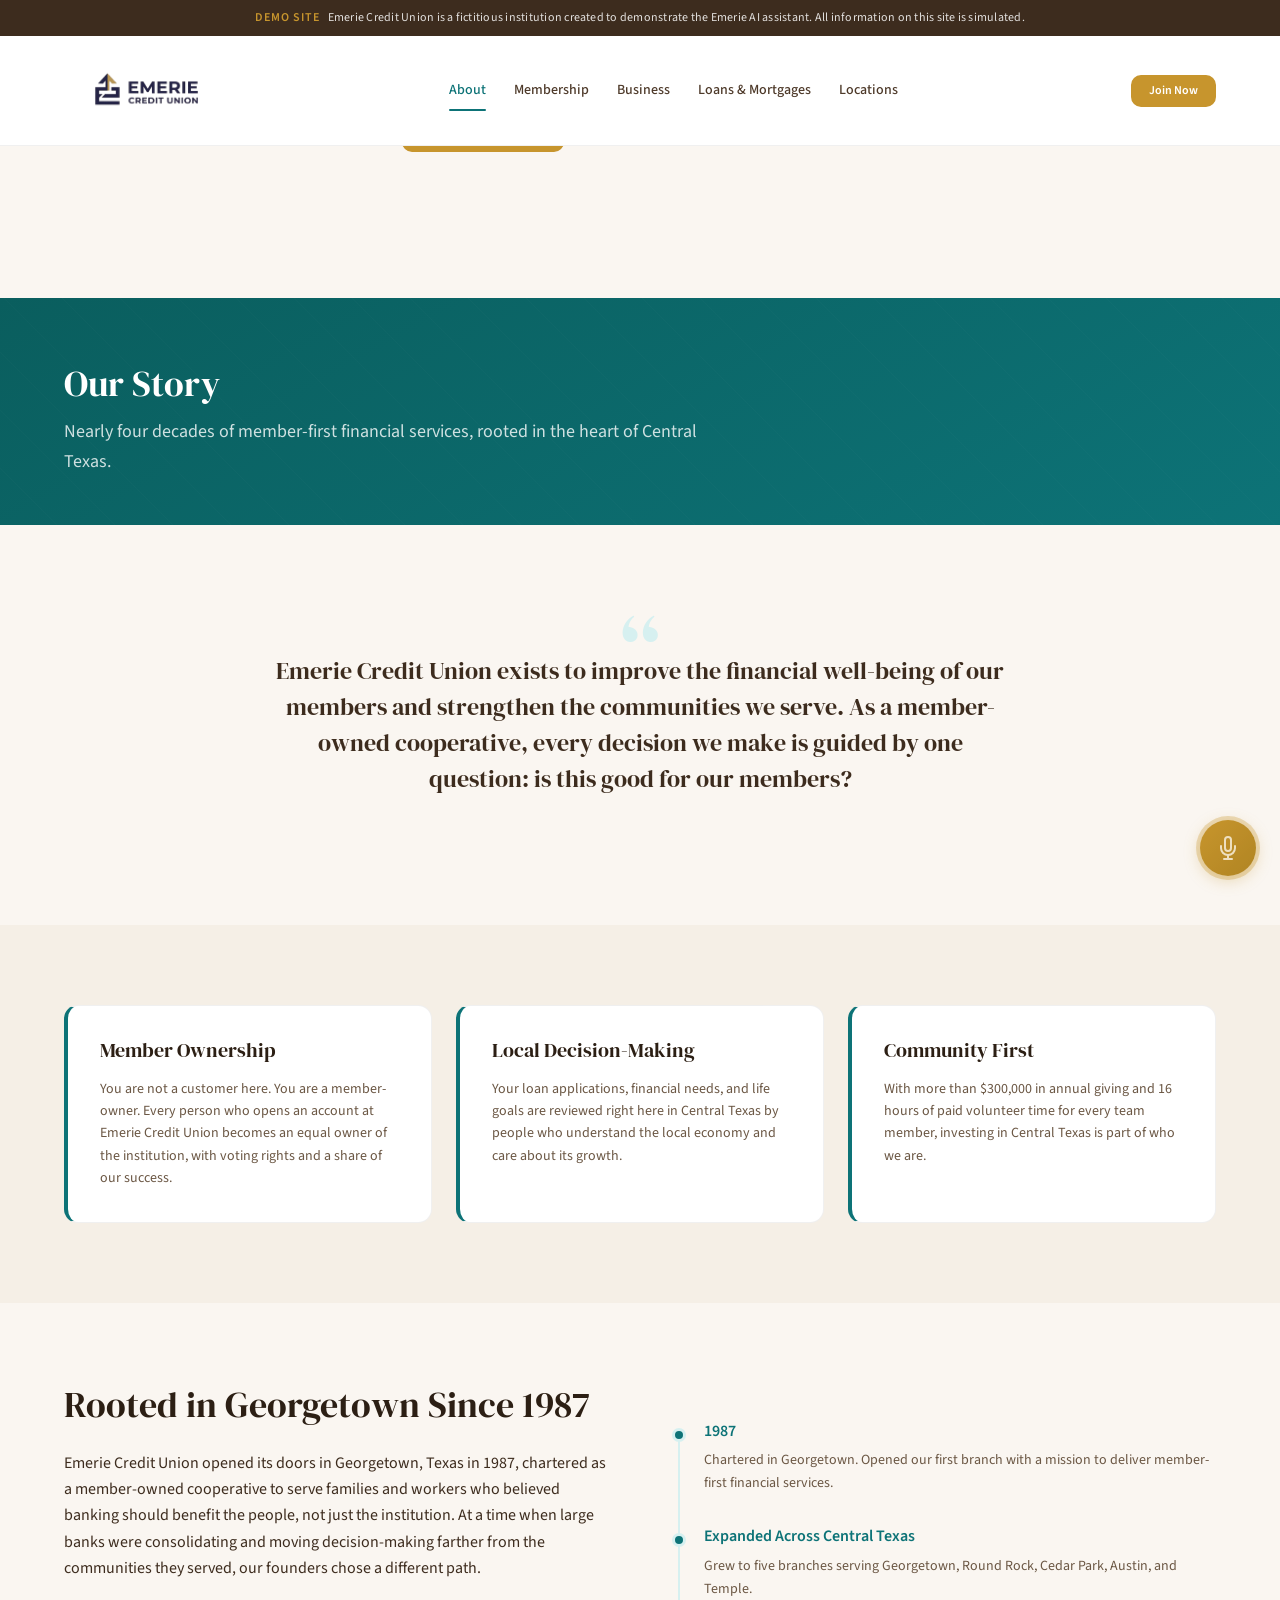
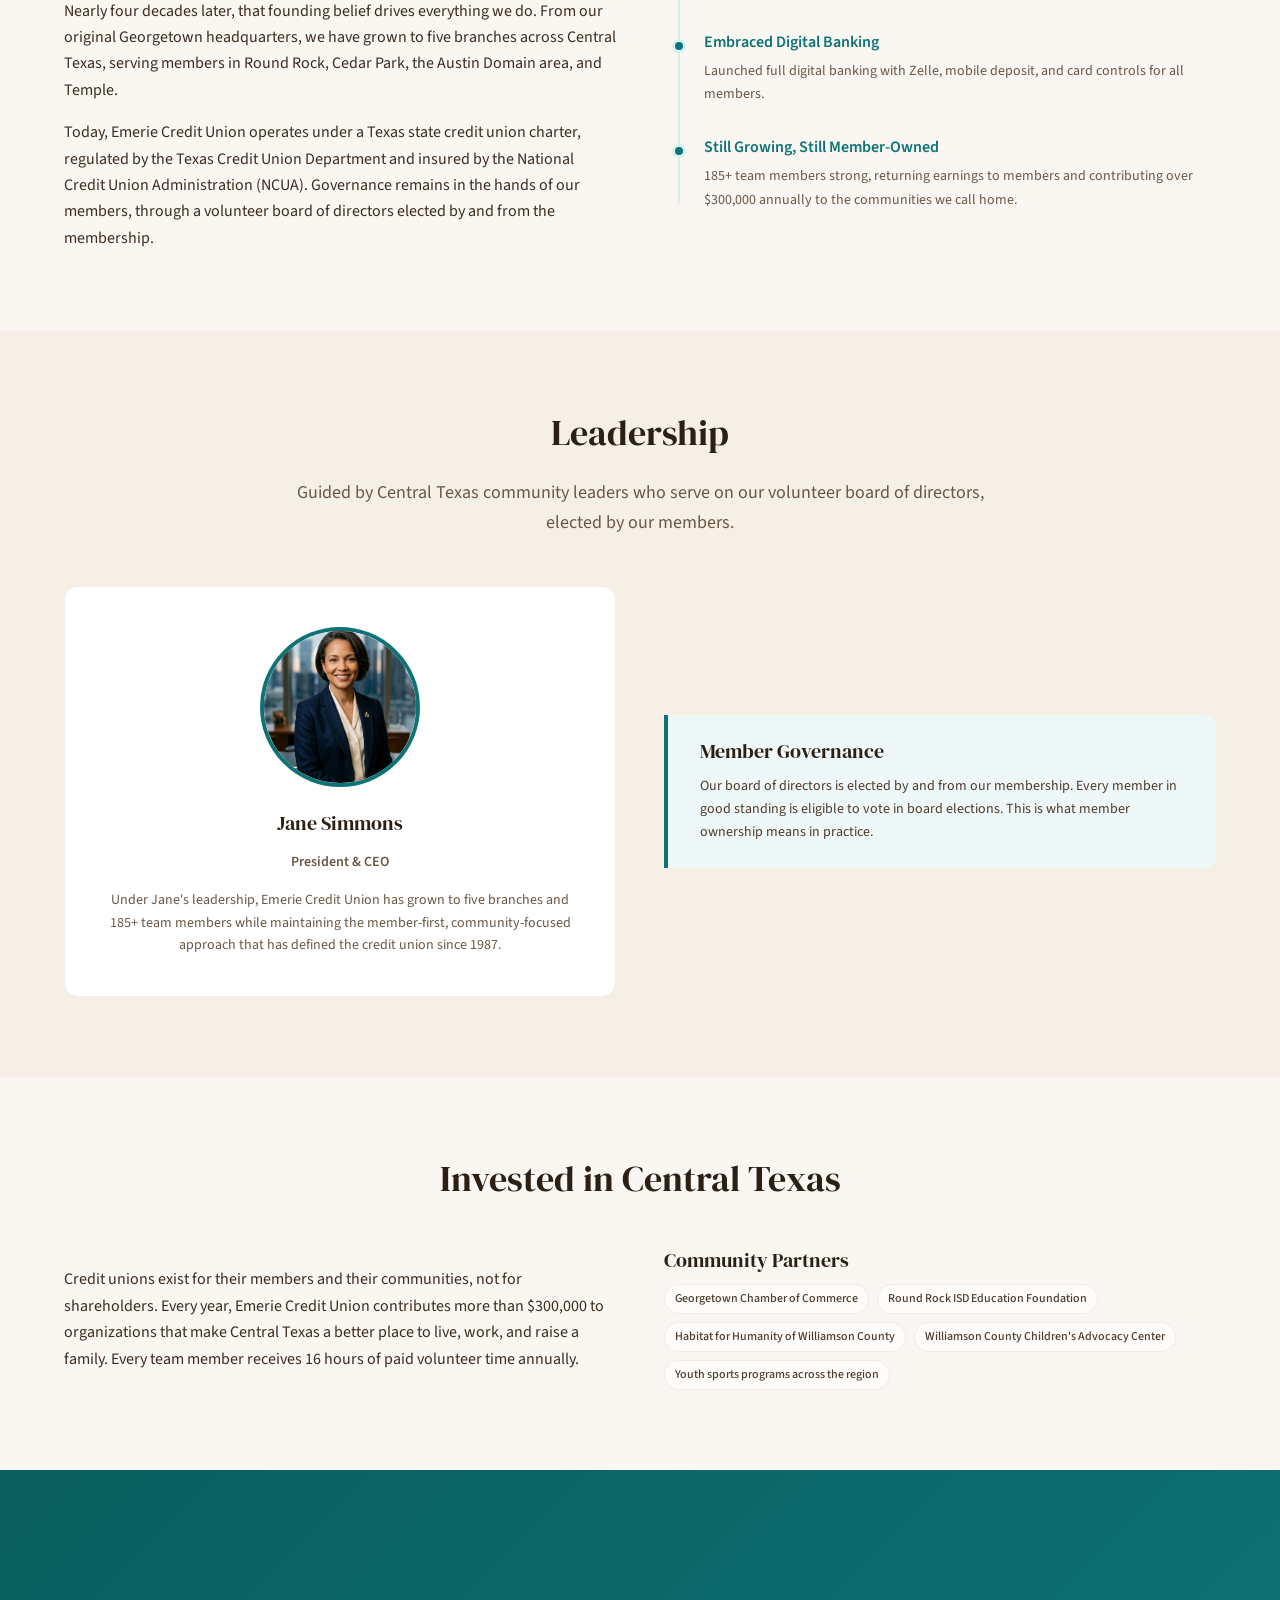
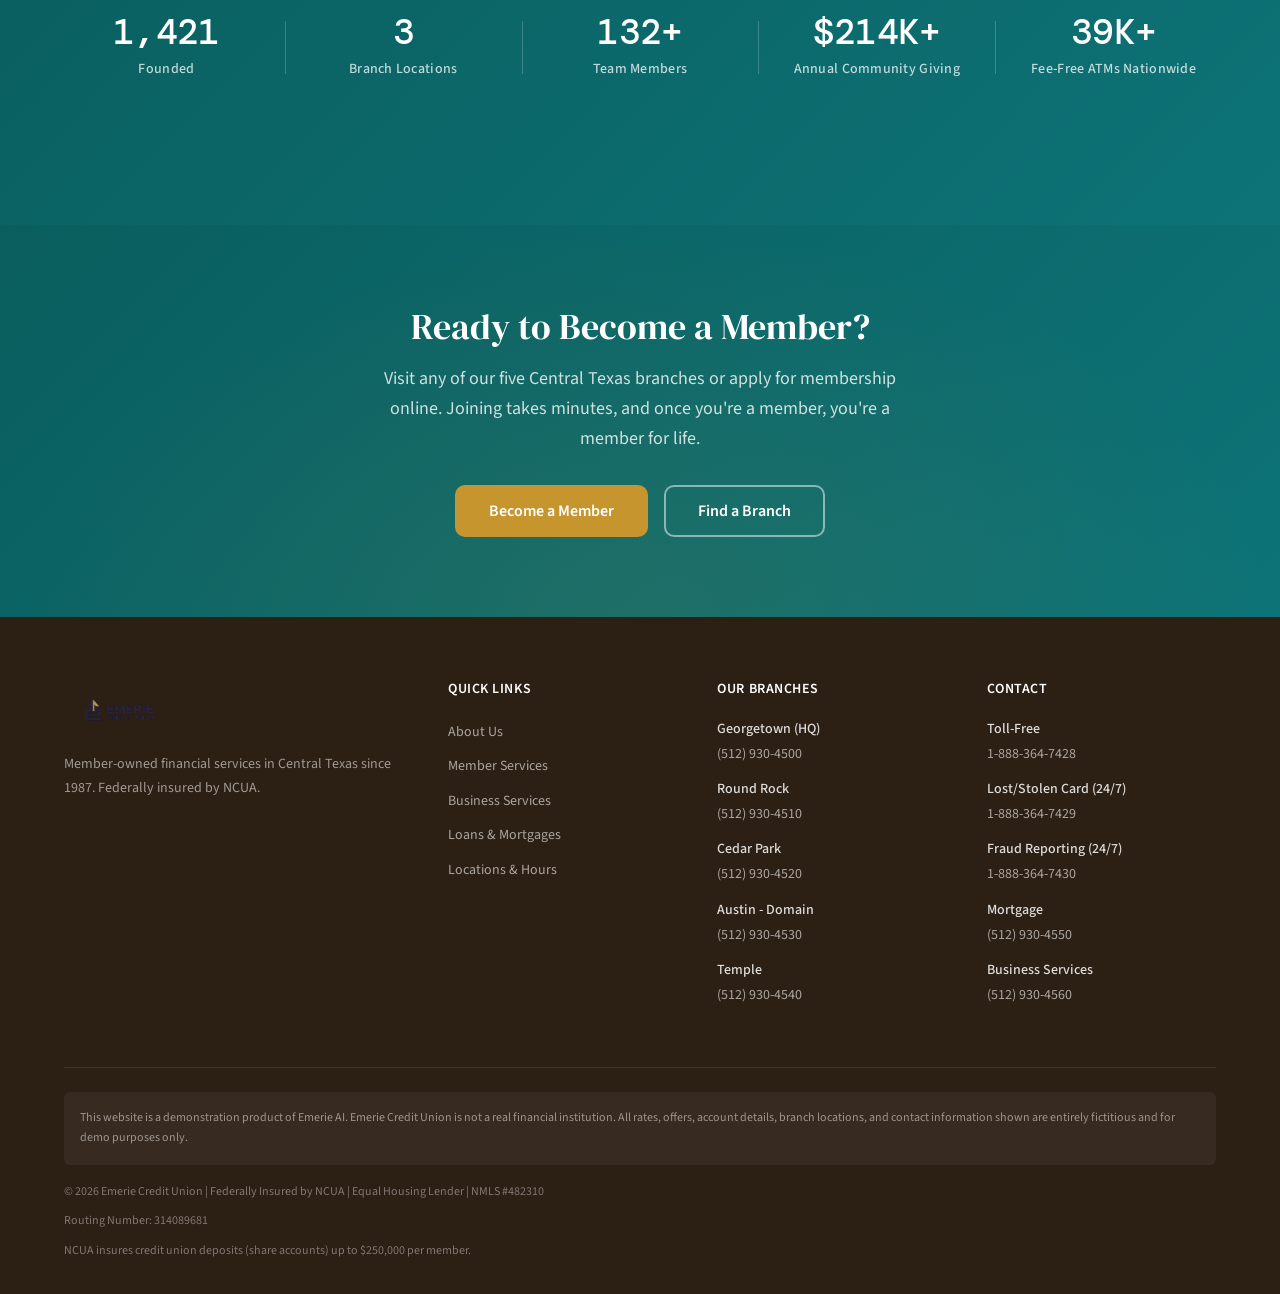
<file: about.html>
<!DOCTYPE html>
<html lang="en">
<head>
  <meta charset="UTF-8">
  <meta name="viewport" content="width=device-width, initial-scale=1.0">
  <title>About | Emerie Credit Union</title>
  <link rel="preconnect" href="https://fonts.googleapis.com">
  <link rel="preconnect" href="https://fonts.gstatic.com" crossorigin>
  <link href="https://fonts.googleapis.com/css2?family=DM+Mono:wght@400;500&family=DM+Serif+Display&family=Source+Sans+3:wght@400;500;600;700&display=swap" rel="stylesheet">
  <link rel="stylesheet" href="css/styles.css">
  <link rel="stylesheet" href="css/widget.css">
  <link rel="icon" href="data:image/svg+xml,<svg xmlns='http://www.w3.org/2000/svg' viewBox='0 0 100 100'><rect width='100' height='100' rx='16' fill='%230d7377'/><text x='50' y='68' font-size='52' fill='white' text-anchor='middle' font-family='Georgia'>E</text></svg>">
</head>
<body>

  <!-- Demo Banner -->
  <div class="demo-banner">
    <strong>Demo Site</strong> Emerie Credit Union is a fictitious institution created to demonstrate the Emerie AI assistant. All information on this site is simulated.
  </div>

  <!-- Header -->
  <header class="header">
    <div class="container">
      <a href="index.html" class="logo">
        <img src="unnamed-5-removebg-preview.png" alt="Emerie Credit Union" class="logo-img">
      </a>

      <nav class="nav">
        <a href="about.html" class="active">About</a>
        <a href="membership.html">Membership</a>
        <a href="business.html">Business</a>
        <a href="loans.html">Loans &amp; Mortgages</a>
        <a href="locations.html">Locations</a>
      </nav>

      <a href="membership.html" class="btn btn--gold btn--sm nav-cta desktop-only">Join Now</a>

      <button class="nav-toggle" aria-label="Open menu">
        <svg viewBox="0 0 24 24"><line x1="3" y1="6" x2="21" y2="6"/><line x1="3" y1="12" x2="21" y2="12"/><line x1="3" y1="18" x2="21" y2="18"/></svg>
      </button>
    </div>
  </header>

  <!-- Mobile Nav -->
  <div class="nav-overlay"></div>
  <div class="nav-mobile">
    <button class="nav-mobile__close" aria-label="Close menu">
      <svg viewBox="0 0 24 24"><line x1="18" y1="6" x2="6" y2="18"/><line x1="6" y1="6" x2="18" y2="18"/></svg>
    </button>
    <a href="about.html" class="active">About</a>
    <a href="membership.html">Membership</a>
    <a href="business.html">Business</a>
    <a href="loans.html">Loans &amp; Mortgages</a>
    <a href="locations.html">Locations</a>
    <a href="membership.html" class="btn btn--gold">Become a Member</a>
  </div>

  <main>
    <!-- Page Header -->
    <section class="page-header">
      <div class="container">
        <h1>Our Story</h1>
        <p>Nearly four decades of member-first financial services, rooted in the heart of Central Texas.</p>
      </div>
    </section>

    <!-- Mission Statement Pull Quote -->
    <section class="section">
      <div class="container">
        <div class="pull-quote animate-in">
          <blockquote>Emerie Credit Union exists to improve the financial well-being of our members and strengthen the communities we serve. As a member-owned cooperative, every decision we make is guided by one question: is this good for our members?</blockquote>
        </div>
      </div>
    </section>

    <!-- Core Values Cards -->
    <section class="section section--sand">
      <div class="container">
        <div class="grid grid--3 stagger">
          <div class="card card--bordered-left animate-in">
            <h3>Member Ownership</h3>
            <p>You are not a customer here. You are a member-owner. Every person who opens an account at Emerie Credit Union becomes an equal owner of the institution, with voting rights and a share of our success.</p>
          </div>
          <div class="card card--bordered-left animate-in">
            <h3>Local Decision-Making</h3>
            <p>Your loan applications, financial needs, and life goals are reviewed right here in Central Texas by people who understand the local economy and care about its growth.</p>
          </div>
          <div class="card card--bordered-left animate-in">
            <h3>Community First</h3>
            <p>With more than $300,000 in annual giving and 16 hours of paid volunteer time for every team member, investing in Central Texas is part of who we are.</p>
          </div>
        </div>
      </div>
    </section>

    <!-- History Section -->
    <section class="section">
      <div class="container">
        <div class="two-col">
          <div class="animate-in">
            <h2>Rooted in Georgetown Since 1987</h2>
            <p>Emerie Credit Union opened its doors in Georgetown, Texas in 1987, chartered as a member-owned cooperative to serve families and workers who believed banking should benefit the people, not just the institution. At a time when large banks were consolidating and moving decision-making farther from the communities they served, our founders chose a different path.</p>
            <p>Nearly four decades later, that founding belief drives everything we do. From our original Georgetown headquarters, we have grown to five branches across Central Texas, serving members in Round Rock, Cedar Park, the Austin Domain area, and Temple.</p>
            <p>Today, Emerie Credit Union operates under a Texas state credit union charter, regulated by the Texas Credit Union Department and insured by the National Credit Union Administration (NCUA). Governance remains in the hands of our members, through a volunteer board of directors elected by and from the membership.</p>
          </div>
          <div class="animate-in">
            <!-- Timeline -->
            <div class="timeline">
              <div class="timeline-item">
                <h4>1987</h4>
                <p>Chartered in Georgetown. Opened our first branch with a mission to deliver member-first financial services.</p>
              </div>
              <div class="timeline-item">
                <h4>Expanded Across Central Texas</h4>
                <p>Grew to five branches serving Georgetown, Round Rock, Cedar Park, Austin, and Temple.</p>
              </div>
              <div class="timeline-item">
                <h4>Embraced Digital Banking</h4>
                <p>Launched full digital banking with Zelle, mobile deposit, and card controls for all members.</p>
              </div>
              <div class="timeline-item">
                <h4>Still Growing, Still Member-Owned</h4>
                <p>185+ team members strong, returning earnings to members and contributing over $300,000 annually to the communities we call home.</p>
              </div>
            </div>
          </div>
        </div>
      </div>
    </section>

    <!-- Leadership Section -->
    <section class="section section--sand">
      <div class="container">
        <div class="section-header animate-in">
          <h2>Leadership</h2>
          <p>Guided by Central Texas community leaders who serve on our volunteer board of directors, elected by our members.</p>
        </div>
        <div class="two-col">
          <div class="card animate-in" style="text-align: center; padding: var(--space-10);">
            <img src="jane_simmons_headshot.jpg" alt="Jane Simmons, President &amp; CEO" style="width: 160px; height: 160px; border-radius: 50%; object-fit: cover; margin: 0 auto var(--space-6); display: block; border: 4px solid var(--teal-700);">
            <h3>Jane Simmons</h3>
            <p class="text-teal" style="font-weight: 600; margin-bottom: var(--space-4);">President &amp; CEO</p>
            <p>Under Jane's leadership, Emerie Credit Union has grown to five branches and 185+ team members while maintaining the member-first, community-focused approach that has defined the credit union since 1987.</p>
          </div>
          <div class="callout animate-in">
            <h3>Member Governance</h3>
            <p>Our board of directors is elected by and from our membership. Every member in good standing is eligible to vote in board elections. This is what member ownership means in practice.</p>
          </div>
        </div>
      </div>
    </section>

    <!-- Community Investment Section -->
    <section class="section">
      <div class="container">
        <div class="section-header animate-in">
          <h2>Invested in Central Texas</h2>
        </div>
        <div class="two-col">
          <div class="animate-in">
            <p>Credit unions exist for their members and their communities, not for shareholders. Every year, Emerie Credit Union contributes more than $300,000 to organizations that make Central Texas a better place to live, work, and raise a family. Every team member receives 16 hours of paid volunteer time annually.</p>
          </div>
          <div class="animate-in">
            <h4>Community Partners</h4>
            <div style="display: flex; flex-wrap: wrap; gap: var(--space-2); margin-top: var(--space-3);">
              <span class="service-tag">Georgetown Chamber of Commerce</span>
              <span class="service-tag">Round Rock ISD Education Foundation</span>
              <span class="service-tag">Habitat for Humanity of Williamson County</span>
              <span class="service-tag">Williamson County Children's Advocacy Center</span>
              <span class="service-tag">Youth sports programs across the region</span>
            </div>
          </div>
        </div>
      </div>
    </section>

    <!-- Stats Bar -->
    <section class="section section--teal">
      <div class="container">
        <div class="stats-bar" style="grid-template-columns: repeat(5, 1fr);">
          <div class="stat animate-in">
            <div class="stat__number" data-count="1987">0</div>
            <div class="stat__label">Founded</div>
          </div>
          <div class="stat animate-in">
            <div class="stat__number" data-count="5">0</div>
            <div class="stat__label">Branch Locations</div>
          </div>
          <div class="stat animate-in">
            <div class="stat__number" data-count="185" data-suffix="+">0</div>
            <div class="stat__label">Team Members</div>
          </div>
          <div class="stat animate-in">
            <div class="stat__number" data-count="300" data-prefix="$" data-suffix="K+">$0</div>
            <div class="stat__label">Annual Community Giving</div>
          </div>
          <div class="stat animate-in">
            <div class="stat__number" data-count="55" data-suffix="K+">0</div>
            <div class="stat__label">Fee-Free ATMs Nationwide</div>
          </div>
        </div>
      </div>
    </section>

    <!-- CTA Section -->
    <section class="cta-section">
      <div class="container" style="position: relative; z-index: 1;">
        <h2>Ready to Become a Member?</h2>
        <p>Visit any of our five Central Texas branches or apply for membership online. Joining takes minutes, and once you're a member, you're a member for life.</p>
        <div class="btn-group">
          <a href="membership.html" class="btn btn--gold btn--lg">Become a Member</a>
          <a href="locations.html" class="btn btn--white btn--lg">Find a Branch</a>
        </div>
      </div>
    </section>
  </main>

  <!-- Footer -->
  <footer class="footer">
    <div class="container">
      <div class="footer-grid">
        <!-- Brand -->
        <div class="footer-brand">
          <img src="unnamed-5-removebg-preview.png" alt="Emerie Credit Union" class="logo-img">
          <p>Member-owned financial services in Central Texas since 1987. Federally insured by NCUA.</p>
        </div>

        <!-- Quick Links -->
        <div>
          <h4>Quick Links</h4>
          <ul class="footer-links">
            <li><a href="about.html">About Us</a></li>
            <li><a href="membership.html">Member Services</a></li>
            <li><a href="business.html">Business Services</a></li>
            <li><a href="loans.html">Loans &amp; Mortgages</a></li>
            <li><a href="locations.html">Locations &amp; Hours</a></li>
          </ul>
        </div>

        <!-- Branches -->
        <div>
          <h4>Our Branches</h4>
          <ul class="footer-contact">
            <li><strong>Georgetown (HQ)</strong> <a href="tel:5129304500">(512) 930-4500</a></li>
            <li><strong>Round Rock</strong> <a href="tel:5129304510">(512) 930-4510</a></li>
            <li><strong>Cedar Park</strong> <a href="tel:5129304520">(512) 930-4520</a></li>
            <li><strong>Austin - Domain</strong> <a href="tel:5129304530">(512) 930-4530</a></li>
            <li><strong>Temple</strong> <a href="tel:5129304540">(512) 930-4540</a></li>
          </ul>
        </div>

        <!-- Contact -->
        <div>
          <h4>Contact</h4>
          <ul class="footer-contact">
            <li><strong>Toll-Free</strong> <a href="tel:18883647428">1-888-364-7428</a></li>
            <li><strong>Lost/Stolen Card (24/7)</strong> <a href="tel:18883647429">1-888-364-7429</a></li>
            <li><strong>Fraud Reporting (24/7)</strong> <a href="tel:18883647430">1-888-364-7430</a></li>
            <li><strong>Mortgage</strong> <a href="tel:5129304550">(512) 930-4550</a></li>
            <li><strong>Business Services</strong> <a href="tel:5129304560">(512) 930-4560</a></li>
          </ul>
        </div>
      </div>

      <!-- Legal -->
      <div class="footer-legal">
        <div class="demo-disclaimer">
          This website is a demonstration product of Emerie AI. Emerie Credit Union is not a real financial institution. All rates, offers, account details, branch locations, and contact information shown are entirely fictitious and for demo purposes only.
        </div>
        <p>&copy; 2026 Emerie Credit Union | Federally Insured by NCUA | Equal Housing Lender | NMLS #482310</p>
        <p>Routing Number: 314089681</p>
        <p>NCUA insures credit union deposits (share accounts) up to $250,000 per member.</p>
      </div>
    </div>
  </footer>

  <script src="js/main.js"></script>
  <script src="js/widget.js"></script>
</body>
</html>
</file>
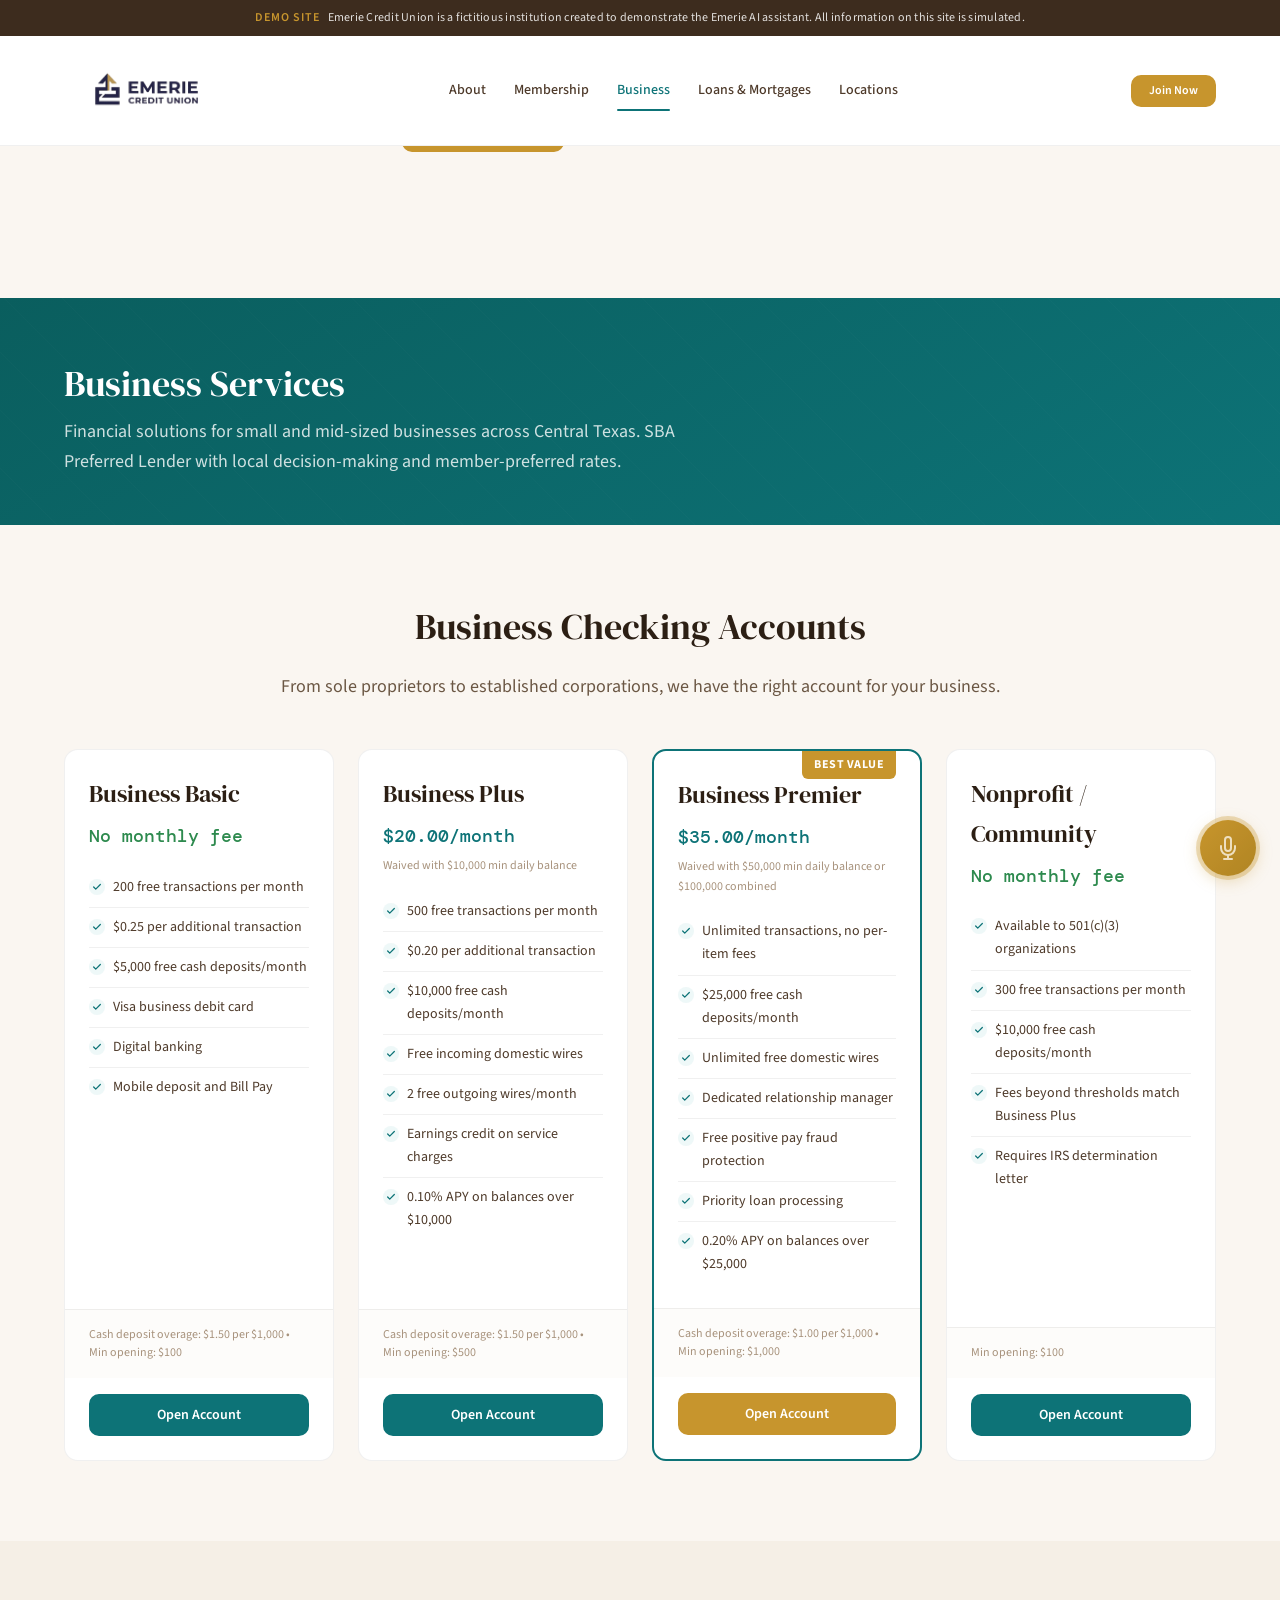
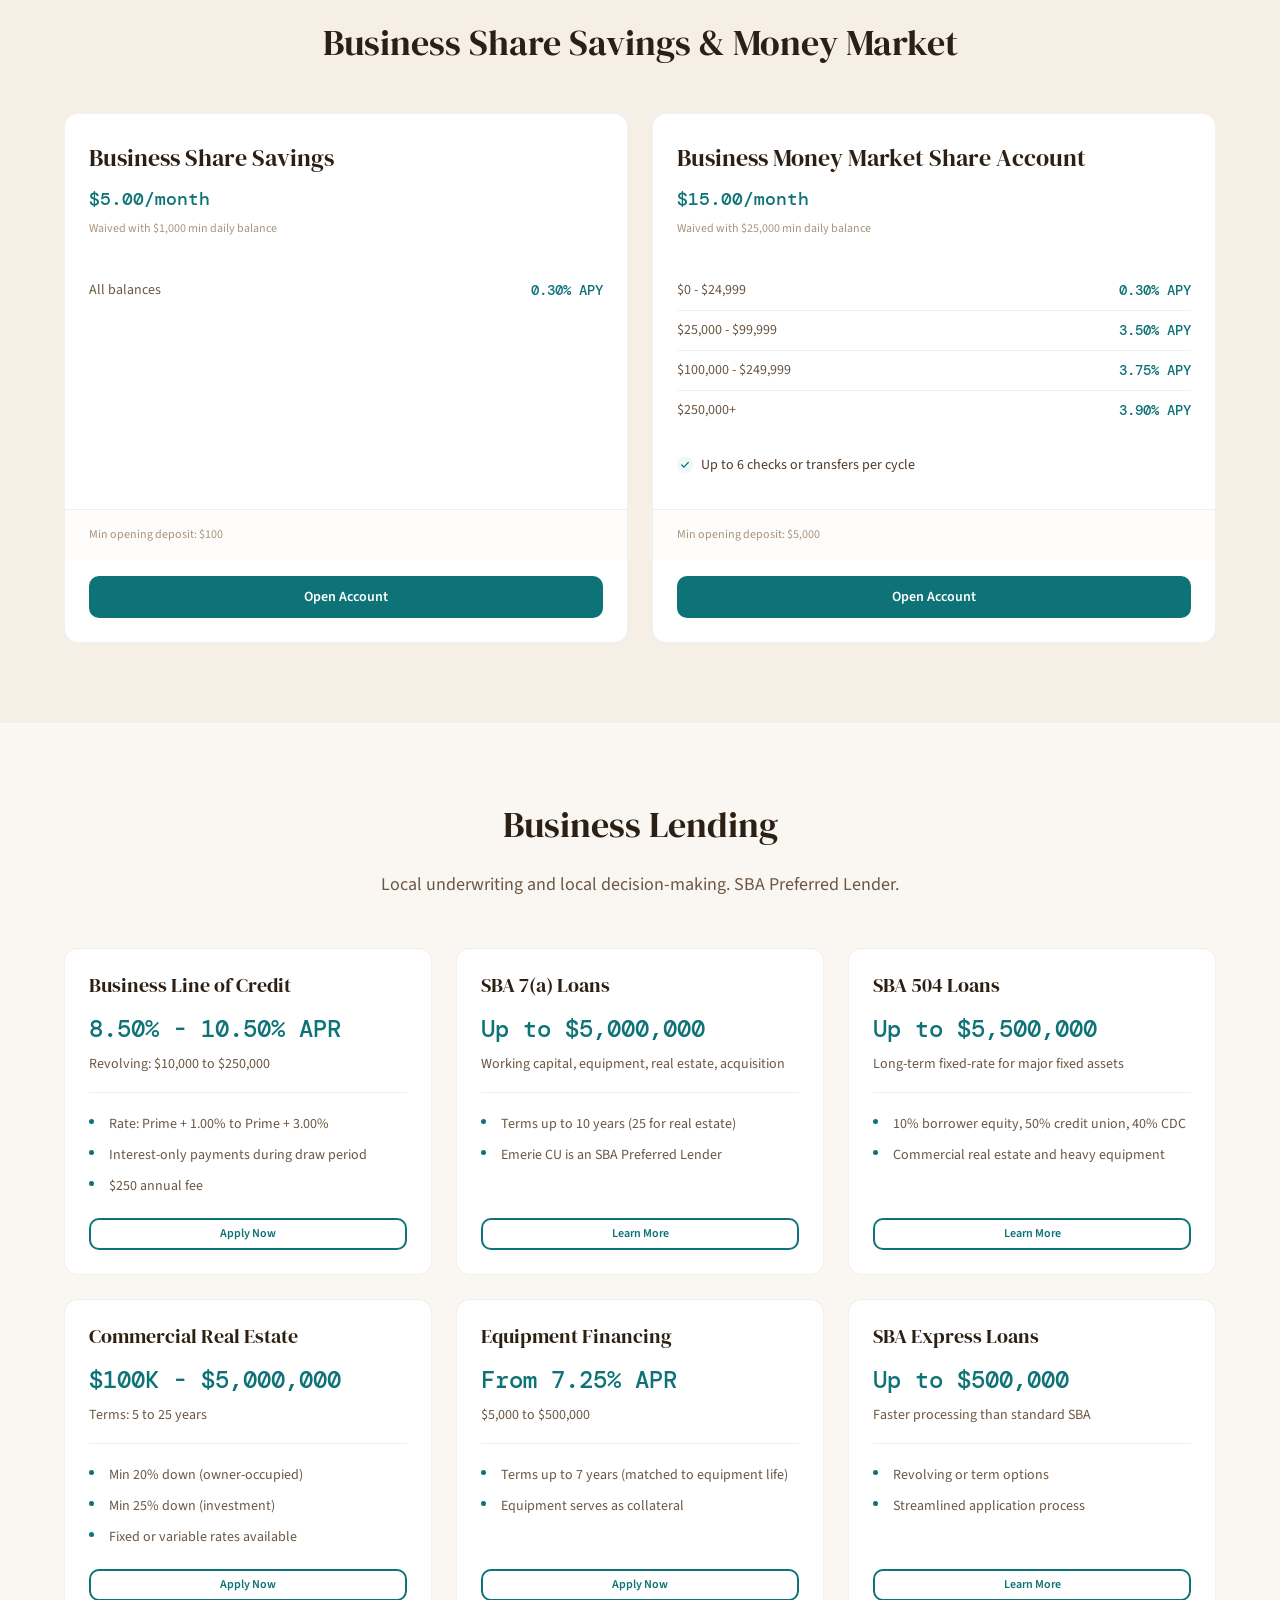
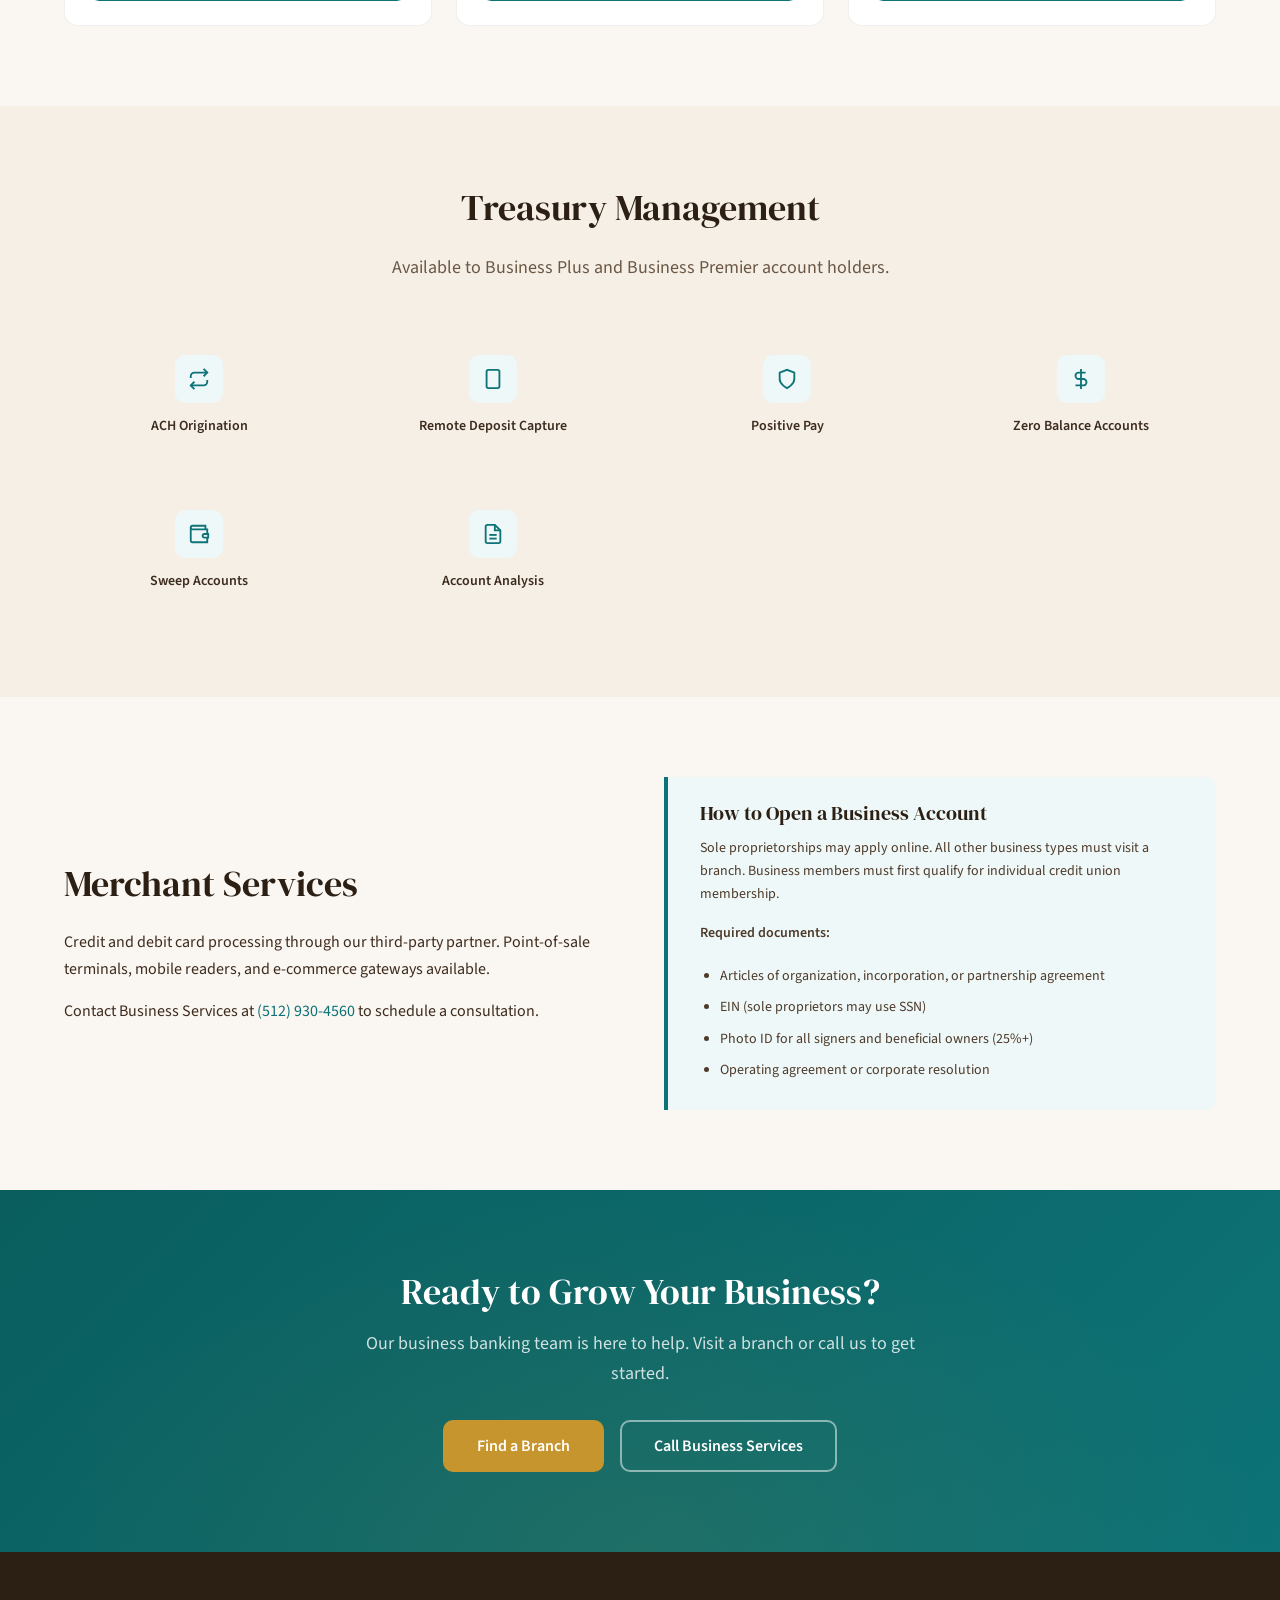
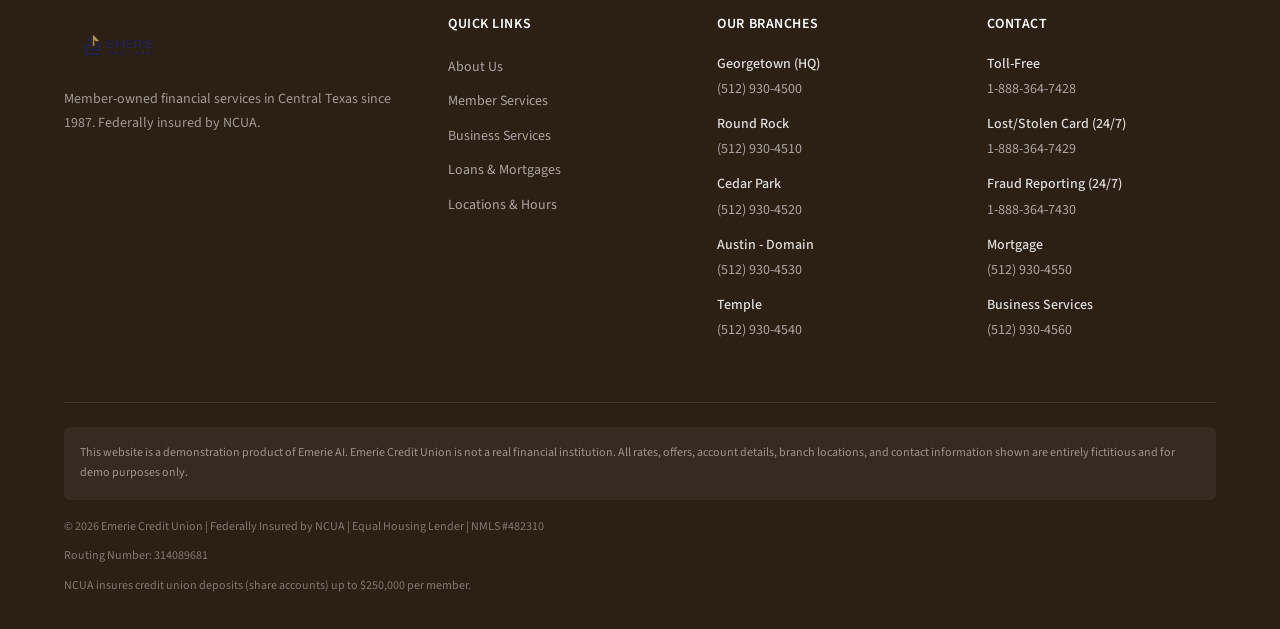
<file: business.html>
<!DOCTYPE html>
<html lang="en">
<head>
  <meta charset="UTF-8">
  <meta name="viewport" content="width=device-width, initial-scale=1.0">
  <title>Business Services | Emerie Credit Union</title>
  <link rel="preconnect" href="https://fonts.googleapis.com">
  <link rel="preconnect" href="https://fonts.gstatic.com" crossorigin>
  <link href="https://fonts.googleapis.com/css2?family=DM+Mono:wght@400;500&family=DM+Serif+Display&family=Source+Sans+3:wght@400;500;600;700&display=swap" rel="stylesheet">
  <link rel="stylesheet" href="css/styles.css">
  <link rel="stylesheet" href="css/widget.css">
  <link rel="icon" href="data:image/svg+xml,<svg xmlns='http://www.w3.org/2000/svg' viewBox='0 0 100 100'><rect width='100' height='100' rx='16' fill='%230d7377'/><text x='50' y='68' font-size='52' fill='white' text-anchor='middle' font-family='Georgia'>E</text></svg>">
</head>
<body>

  <!-- Demo Banner -->
  <div class="demo-banner">
    <strong>Demo Site</strong> Emerie Credit Union is a fictitious institution created to demonstrate the Emerie AI assistant. All information on this site is simulated.
  </div>

  <!-- Header -->
  <header class="header">
    <div class="container">
      <a href="index.html" class="logo">
        <img src="unnamed-5-removebg-preview.png" alt="Emerie Credit Union" class="logo-img">
      </a>
      <nav class="nav">
        <a href="about.html">About</a>
        <a href="membership.html">Membership</a>
        <a href="business.html" class="active">Business</a>
        <a href="loans.html">Loans &amp; Mortgages</a>
        <a href="locations.html">Locations</a>
      </nav>
      <a href="membership.html" class="btn btn--gold btn--sm nav-cta desktop-only">Join Now</a>
      <button class="nav-toggle" aria-label="Open menu">
        <svg viewBox="0 0 24 24"><line x1="3" y1="6" x2="21" y2="6"/><line x1="3" y1="12" x2="21" y2="12"/><line x1="3" y1="18" x2="21" y2="18"/></svg>
      </button>
    </div>
  </header>

  <!-- Mobile Nav -->
  <div class="nav-overlay"></div>
  <div class="nav-mobile">
    <button class="nav-mobile__close" aria-label="Close menu">
      <svg viewBox="0 0 24 24"><line x1="18" y1="6" x2="6" y2="18"/><line x1="6" y1="6" x2="18" y2="18"/></svg>
    </button>
    <a href="about.html">About</a>
    <a href="membership.html">Membership</a>
    <a href="business.html">Business</a>
    <a href="loans.html">Loans &amp; Mortgages</a>
    <a href="locations.html">Locations</a>
    <a href="membership.html" class="btn btn--gold">Become a Member</a>
  </div>

  <main>
    <!-- Page Header -->
    <section class="page-header">
      <div class="container">
        <h1>Business Services</h1>
        <p>Financial solutions for small and mid-sized businesses across Central Texas. SBA Preferred Lender with local decision-making and member-preferred rates.</p>
      </div>
    </section>

    <!-- Business Checking -->
    <section class="section" id="checking">
      <div class="container">
        <div class="section-header">
          <h2>Business Checking Accounts</h2>
          <p>From sole proprietors to established corporations, we have the right account for your business.</p>
        </div>

        <div class="grid grid--4 stagger">
          <!-- Business Basic -->
          <div class="product-card animate-in">
            <div class="product-card__header">
              <div class="product-card__name">Business Basic</div>
              <div class="product-card__price product-card__price--free">No monthly fee</div>
            </div>
            <div class="product-card__body">
              <ul class="product-card__features">
                <li>200 free transactions per month</li>
                <li>$0.25 per additional transaction</li>
                <li>$5,000 free cash deposits/month</li>
                <li>Visa business debit card</li>
                <li>Digital banking</li>
                <li>Mobile deposit and Bill Pay</li>
              </ul>
            </div>
            <div class="product-card__footer">
              <div class="product-card__limits">
                Cash deposit overage: $1.50 per $1,000 &bull; Min opening: $100
              </div>
            </div>
            <div class="product-card__action">
              <a href="#" class="btn btn--primary">Open Account</a>
            </div>
          </div>

          <!-- Business Plus -->
          <div class="product-card animate-in">
            <div class="product-card__header">
              <div class="product-card__name">Business Plus</div>
              <div class="product-card__price">$20.00/month</div>
              <div class="product-card__waiver">Waived with $10,000 min daily balance</div>
            </div>
            <div class="product-card__body">
              <ul class="product-card__features">
                <li>500 free transactions per month</li>
                <li>$0.20 per additional transaction</li>
                <li>$10,000 free cash deposits/month</li>
                <li>Free incoming domestic wires</li>
                <li>2 free outgoing wires/month</li>
                <li>Earnings credit on service charges</li>
                <li>0.10% APY on balances over $10,000</li>
              </ul>
            </div>
            <div class="product-card__footer">
              <div class="product-card__limits">
                Cash deposit overage: $1.50 per $1,000 &bull; Min opening: $500
              </div>
            </div>
            <div class="product-card__action">
              <a href="#" class="btn btn--primary">Open Account</a>
            </div>
          </div>

          <!-- Business Premier -->
          <div class="product-card product-card--featured animate-in">
            <div class="product-card__badge">Best Value</div>
            <div class="product-card__header">
              <div class="product-card__name">Business Premier</div>
              <div class="product-card__price">$35.00/month</div>
              <div class="product-card__waiver">Waived with $50,000 min daily balance or $100,000 combined</div>
            </div>
            <div class="product-card__body">
              <ul class="product-card__features">
                <li>Unlimited transactions, no per-item fees</li>
                <li>$25,000 free cash deposits/month</li>
                <li>Unlimited free domestic wires</li>
                <li>Dedicated relationship manager</li>
                <li>Free positive pay fraud protection</li>
                <li>Priority loan processing</li>
                <li>0.20% APY on balances over $25,000</li>
              </ul>
            </div>
            <div class="product-card__footer">
              <div class="product-card__limits">
                Cash deposit overage: $1.00 per $1,000 &bull; Min opening: $1,000
              </div>
            </div>
            <div class="product-card__action">
              <a href="#" class="btn btn--gold">Open Account</a>
            </div>
          </div>

          <!-- Nonprofit -->
          <div class="product-card animate-in">
            <div class="product-card__header">
              <div class="product-card__name">Nonprofit / Community</div>
              <div class="product-card__price product-card__price--free">No monthly fee</div>
            </div>
            <div class="product-card__body">
              <ul class="product-card__features">
                <li>Available to 501(c)(3) organizations</li>
                <li>300 free transactions per month</li>
                <li>$10,000 free cash deposits/month</li>
                <li>Fees beyond thresholds match Business Plus</li>
                <li>Requires IRS determination letter</li>
              </ul>
            </div>
            <div class="product-card__footer">
              <div class="product-card__limits">
                Min opening: $100
              </div>
            </div>
            <div class="product-card__action">
              <a href="#" class="btn btn--primary">Open Account</a>
            </div>
          </div>
        </div>
      </div>
    </section>

    <!-- Business Savings & Money Market -->
    <section class="section section--sand" id="savings">
      <div class="container">
        <div class="section-header">
          <h2>Business Share Savings &amp; Money Market</h2>
        </div>

        <div class="grid grid--2 stagger">
          <!-- Business Share Savings -->
          <div class="product-card animate-in">
            <div class="product-card__header">
              <div class="product-card__name">Business Share Savings</div>
              <div class="product-card__price">$5.00/month</div>
              <div class="product-card__waiver">Waived with $1,000 min daily balance</div>
            </div>
            <div class="product-card__body">
              <div class="tier-rates">
                <div class="tier-rate">
                  <span class="tier-rate__range">All balances</span>
                  <span class="tier-rate__apy">0.30% APY</span>
                </div>
              </div>
            </div>
            <div class="product-card__footer">
              <div class="product-card__limits">Min opening deposit: $100</div>
            </div>
            <div class="product-card__action">
              <a href="#" class="btn btn--primary">Open Account</a>
            </div>
          </div>

          <!-- Business Money Market -->
          <div class="product-card animate-in">
            <div class="product-card__header">
              <div class="product-card__name">Business Money Market Share Account</div>
              <div class="product-card__price">$15.00/month</div>
              <div class="product-card__waiver">Waived with $25,000 min daily balance</div>
            </div>
            <div class="product-card__body">
              <div class="tier-rates">
                <div class="tier-rate">
                  <span class="tier-rate__range">$0 - $24,999</span>
                  <span class="tier-rate__apy">0.30% APY</span>
                </div>
                <div class="tier-rate">
                  <span class="tier-rate__range">$25,000 - $99,999</span>
                  <span class="tier-rate__apy">3.50% APY</span>
                </div>
                <div class="tier-rate">
                  <span class="tier-rate__range">$100,000 - $249,999</span>
                  <span class="tier-rate__apy">3.75% APY</span>
                </div>
                <div class="tier-rate">
                  <span class="tier-rate__range">$250,000+</span>
                  <span class="tier-rate__apy">3.90% APY</span>
                </div>
              </div>
              <ul class="product-card__features" style="margin-top: var(--space-4);">
                <li>Up to 6 checks or transfers per cycle</li>
              </ul>
            </div>
            <div class="product-card__footer">
              <div class="product-card__limits">Min opening deposit: $5,000</div>
            </div>
            <div class="product-card__action">
              <a href="#" class="btn btn--primary">Open Account</a>
            </div>
          </div>
        </div>
      </div>
    </section>

    <!-- Business Lending -->
    <section class="section" id="lending">
      <div class="container">
        <div class="section-header">
          <h2>Business Lending</h2>
          <p>Local underwriting and local decision-making. SBA Preferred Lender.</p>
        </div>

        <div class="grid grid--3 stagger">
          <!-- Business Line of Credit -->
          <div class="lending-card animate-in">
            <h3>Business Line of Credit</h3>
            <div class="lending-card__rate">8.50% - 10.50% APR</div>
            <div class="lending-card__range">Revolving: $10,000 to $250,000</div>
            <ul>
              <li>Rate: Prime + 1.00% to Prime + 3.00%</li>
              <li>Interest-only payments during draw period</li>
              <li>$250 annual fee</li>
            </ul>
            <a href="#" class="btn btn--secondary btn--sm">Apply Now</a>
          </div>

          <!-- SBA 7(a) -->
          <div class="lending-card animate-in">
            <h3>SBA 7(a) Loans</h3>
            <div class="lending-card__rate">Up to $5,000,000</div>
            <div class="lending-card__range">Working capital, equipment, real estate, acquisition</div>
            <ul>
              <li>Terms up to 10 years (25 for real estate)</li>
              <li>Emerie CU is an SBA Preferred Lender</li>
            </ul>
            <a href="#" class="btn btn--secondary btn--sm">Learn More</a>
          </div>

          <!-- SBA 504 -->
          <div class="lending-card animate-in">
            <h3>SBA 504 Loans</h3>
            <div class="lending-card__rate">Up to $5,500,000</div>
            <div class="lending-card__range">Long-term fixed-rate for major fixed assets</div>
            <ul>
              <li>10% borrower equity, 50% credit union, 40% CDC</li>
              <li>Commercial real estate and heavy equipment</li>
            </ul>
            <a href="#" class="btn btn--secondary btn--sm">Learn More</a>
          </div>

          <!-- Commercial Real Estate -->
          <div class="lending-card animate-in">
            <h3>Commercial Real Estate</h3>
            <div class="lending-card__rate">$100K - $5,000,000</div>
            <div class="lending-card__range">Terms: 5 to 25 years</div>
            <ul>
              <li>Min 20% down (owner-occupied)</li>
              <li>Min 25% down (investment)</li>
              <li>Fixed or variable rates available</li>
            </ul>
            <a href="#" class="btn btn--secondary btn--sm">Apply Now</a>
          </div>

          <!-- Equipment Financing -->
          <div class="lending-card animate-in">
            <h3>Equipment Financing</h3>
            <div class="lending-card__rate">From 7.25% APR</div>
            <div class="lending-card__range">$5,000 to $500,000</div>
            <ul>
              <li>Terms up to 7 years (matched to equipment life)</li>
              <li>Equipment serves as collateral</li>
            </ul>
            <a href="#" class="btn btn--secondary btn--sm">Apply Now</a>
          </div>

          <!-- SBA Express -->
          <div class="lending-card animate-in">
            <h3>SBA Express Loans</h3>
            <div class="lending-card__rate">Up to $500,000</div>
            <div class="lending-card__range">Faster processing than standard SBA</div>
            <ul>
              <li>Revolving or term options</li>
              <li>Streamlined application process</li>
            </ul>
            <a href="#" class="btn btn--secondary btn--sm">Learn More</a>
          </div>
        </div>
      </div>
    </section>

    <!-- Treasury Management -->
    <section class="section section--sand" id="treasury">
      <div class="container">
        <div class="section-header">
          <h2>Treasury Management</h2>
          <p>Available to Business Plus and Business Premier account holders.</p>
        </div>

        <div class="feature-grid stagger">
          <div class="feature-item animate-in">
            <div class="feature-item__icon">
              <svg viewBox="0 0 24 24"><polyline points="17 1 21 5 17 9"/><path d="M3 11V9a4 4 0 0 1 4-4h14"/><polyline points="7 23 3 19 7 15"/><path d="M21 13v2a4 4 0 0 1-4 4H3"/></svg>
            </div>
            <div class="feature-item__label">ACH Origination</div>
          </div>
          <div class="feature-item animate-in">
            <div class="feature-item__icon">
              <svg viewBox="0 0 24 24"><rect x="5" y="2" width="14" height="20" rx="2" ry="2"/><line x1="12" y1="18" x2="12.01" y2="18"/></svg>
            </div>
            <div class="feature-item__label">Remote Deposit Capture</div>
          </div>
          <div class="feature-item animate-in">
            <div class="feature-item__icon">
              <svg viewBox="0 0 24 24"><path d="M12 22s8-4 8-10V5l-8-3-8 3v7c0 6 8 10 8 10z"/></svg>
            </div>
            <div class="feature-item__label">Positive Pay</div>
          </div>
          <div class="feature-item animate-in">
            <div class="feature-item__icon">
              <svg viewBox="0 0 24 24"><line x1="12" y1="1" x2="12" y2="23"/><path d="M17 5H9.5a3.5 3.5 0 0 0 0 7h5a3.5 3.5 0 0 1 0 7H6"/></svg>
            </div>
            <div class="feature-item__label">Zero Balance Accounts</div>
          </div>
          <div class="feature-item animate-in">
            <div class="feature-item__icon">
              <svg viewBox="0 0 24 24"><path d="M21 12V7H5a2 2 0 0 1 0-4h14v4"/><path d="M3 5v14a2 2 0 0 0 2 2h16v-5"/><path d="M18 12a2 2 0 0 0 0 4h4v-4z"/></svg>
            </div>
            <div class="feature-item__label">Sweep Accounts</div>
          </div>
          <div class="feature-item animate-in">
            <div class="feature-item__icon">
              <svg viewBox="0 0 24 24"><path d="M14 2H6a2 2 0 0 0-2 2v16a2 2 0 0 0 2 2h12a2 2 0 0 0 2-2V8z"/><polyline points="14 2 14 8 20 8"/><line x1="16" y1="13" x2="8" y2="13"/><line x1="16" y1="17" x2="8" y2="17"/></svg>
            </div>
            <div class="feature-item__label">Account Analysis</div>
          </div>
        </div>
      </div>
    </section>

    <!-- Merchant Services -->
    <section class="section">
      <div class="container">
        <div class="two-col">
          <div class="animate-in">
            <h2>Merchant Services</h2>
            <p>Credit and debit card processing through our third-party partner. Point-of-sale terminals, mobile readers, and e-commerce gateways available.</p>
            <p>Contact Business Services at <a href="tel:5129304560">(512) 930-4560</a> to schedule a consultation.</p>
          </div>
          <div class="animate-in">
            <div class="callout" style="margin: 0;">
              <h3>How to Open a Business Account</h3>
              <p>Sole proprietorships may apply online. All other business types must visit a branch. Business members must first qualify for individual credit union membership.</p>
              <p style="margin-top: var(--space-3);"><strong>Required documents:</strong></p>
              <ul style="margin-top: var(--space-2); padding-left: var(--space-5);">
                <li style="font-size: var(--text-sm); color: var(--warm-700); padding: var(--space-1) 0; list-style: disc;">Articles of organization, incorporation, or partnership agreement</li>
                <li style="font-size: var(--text-sm); color: var(--warm-700); padding: var(--space-1) 0; list-style: disc;">EIN (sole proprietors may use SSN)</li>
                <li style="font-size: var(--text-sm); color: var(--warm-700); padding: var(--space-1) 0; list-style: disc;">Photo ID for all signers and beneficial owners (25%+)</li>
                <li style="font-size: var(--text-sm); color: var(--warm-700); padding: var(--space-1) 0; list-style: disc;">Operating agreement or corporate resolution</li>
              </ul>
            </div>
          </div>
        </div>
      </div>
    </section>

    <!-- CTA -->
    <section class="cta-section">
      <div class="container" style="position: relative; z-index: 1;">
        <h2>Ready to Grow Your Business?</h2>
        <p>Our business banking team is here to help. Visit a branch or call us to get started.</p>
        <div class="btn-group">
          <a href="locations.html" class="btn btn--gold btn--lg">Find a Branch</a>
          <a href="tel:5129304560" class="btn btn--white btn--lg">Call Business Services</a>
        </div>
      </div>
    </section>
  </main>

  <!-- Footer -->
  <footer class="footer">
    <div class="container">
      <div class="footer-grid">
        <div class="footer-brand">
          <img src="unnamed-5-removebg-preview.png" alt="Emerie Credit Union" class="logo-img">
          <p>Member-owned financial services in Central Texas since 1987. Federally insured by NCUA.</p>
        </div>
        <div>
          <h4>Quick Links</h4>
          <ul class="footer-links">
            <li><a href="about.html">About Us</a></li>
            <li><a href="membership.html">Member Services</a></li>
            <li><a href="business.html">Business Services</a></li>
            <li><a href="loans.html">Loans &amp; Mortgages</a></li>
            <li><a href="locations.html">Locations &amp; Hours</a></li>
          </ul>
        </div>
        <div>
          <h4>Our Branches</h4>
          <ul class="footer-contact">
            <li><strong>Georgetown (HQ)</strong> <a href="tel:5129304500">(512) 930-4500</a></li>
            <li><strong>Round Rock</strong> <a href="tel:5129304510">(512) 930-4510</a></li>
            <li><strong>Cedar Park</strong> <a href="tel:5129304520">(512) 930-4520</a></li>
            <li><strong>Austin - Domain</strong> <a href="tel:5129304530">(512) 930-4530</a></li>
            <li><strong>Temple</strong> <a href="tel:5129304540">(512) 930-4540</a></li>
          </ul>
        </div>
        <div>
          <h4>Contact</h4>
          <ul class="footer-contact">
            <li><strong>Toll-Free</strong> <a href="tel:18883647428">1-888-364-7428</a></li>
            <li><strong>Lost/Stolen Card (24/7)</strong> <a href="tel:18883647429">1-888-364-7429</a></li>
            <li><strong>Fraud Reporting (24/7)</strong> <a href="tel:18883647430">1-888-364-7430</a></li>
            <li><strong>Mortgage</strong> <a href="tel:5129304550">(512) 930-4550</a></li>
            <li><strong>Business Services</strong> <a href="tel:5129304560">(512) 930-4560</a></li>
          </ul>
        </div>
      </div>
      <div class="footer-legal">
        <div class="demo-disclaimer">
          This website is a demonstration product of Emerie AI. Emerie Credit Union is not a real financial institution. All rates, offers, account details, branch locations, and contact information shown are entirely fictitious and for demo purposes only.
        </div>
        <p>&copy; 2026 Emerie Credit Union | Federally Insured by NCUA | Equal Housing Lender | NMLS #482310</p>
        <p>Routing Number: 314089681</p>
        <p>NCUA insures credit union deposits (share accounts) up to $250,000 per member.</p>
      </div>
    </div>
  </footer>

  <script src="js/main.js"></script>
  <script src="js/widget.js"></script>
</body>
</html>
</file>
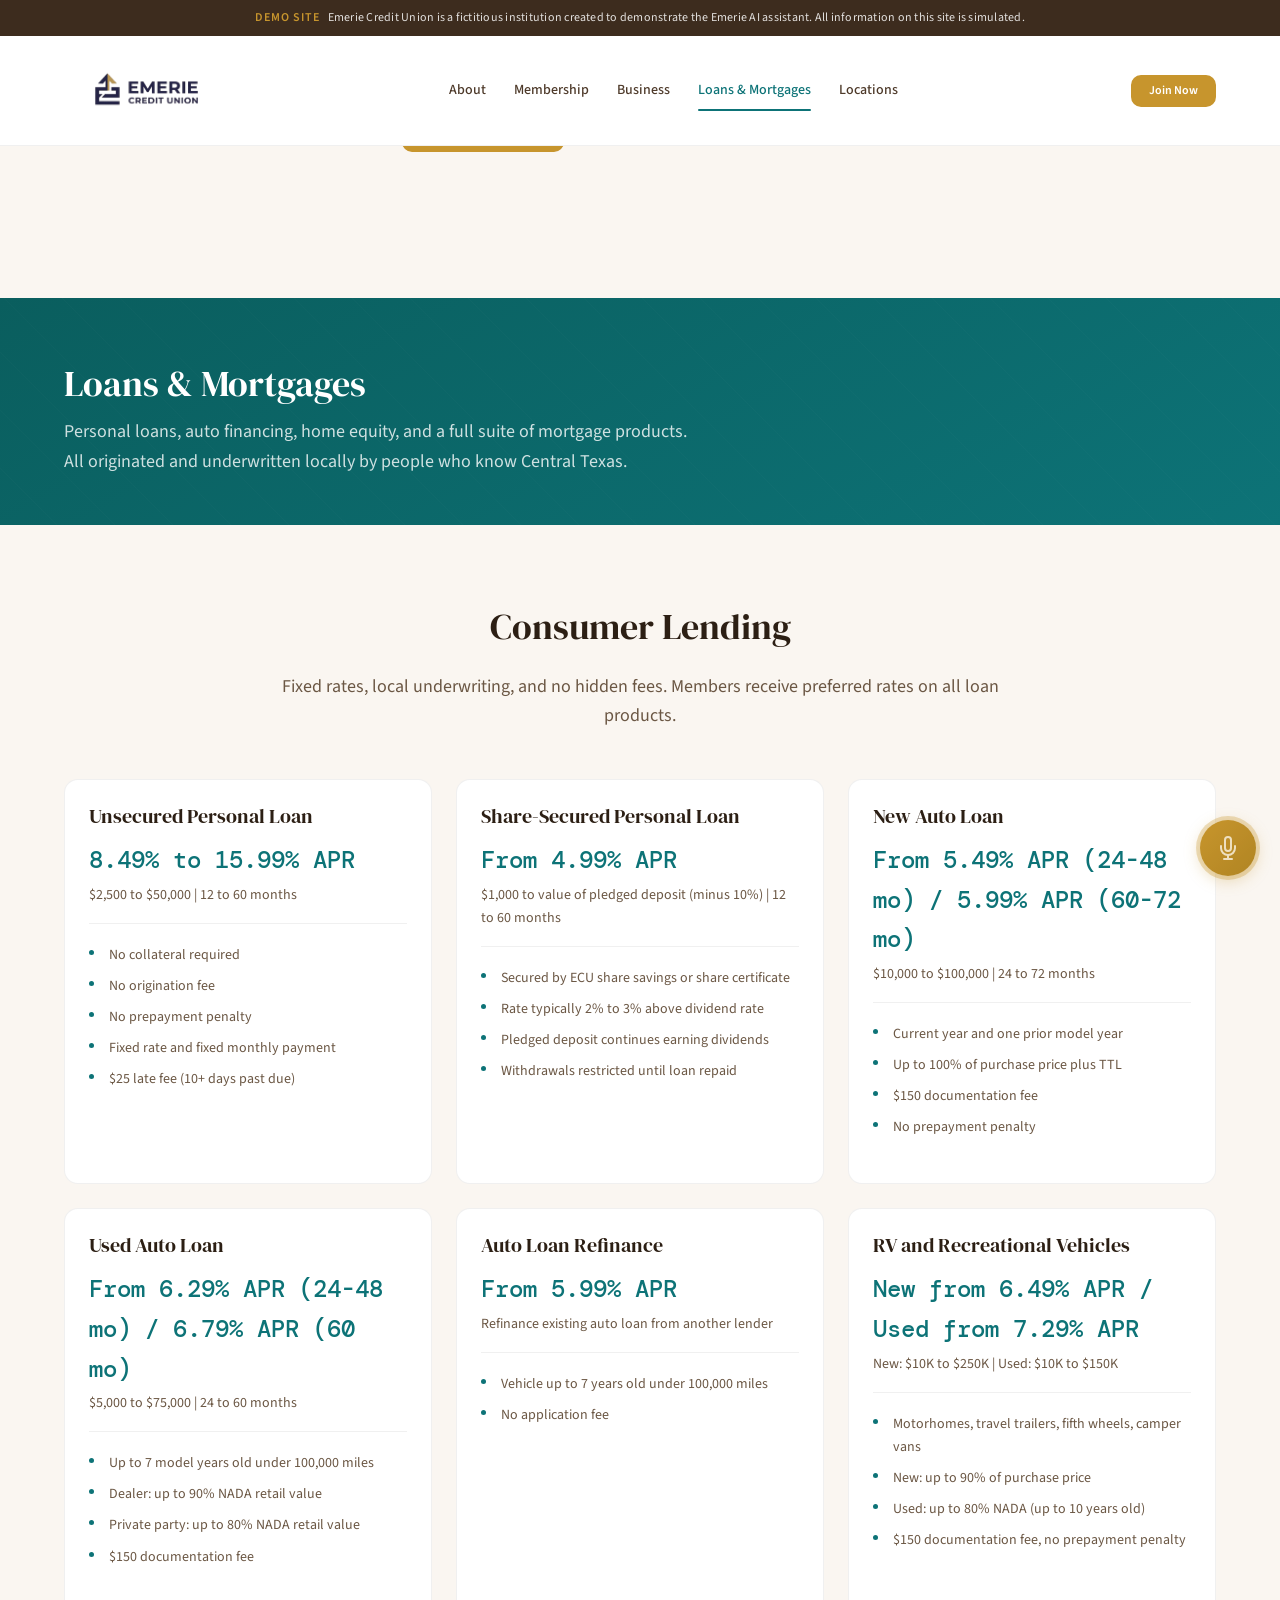
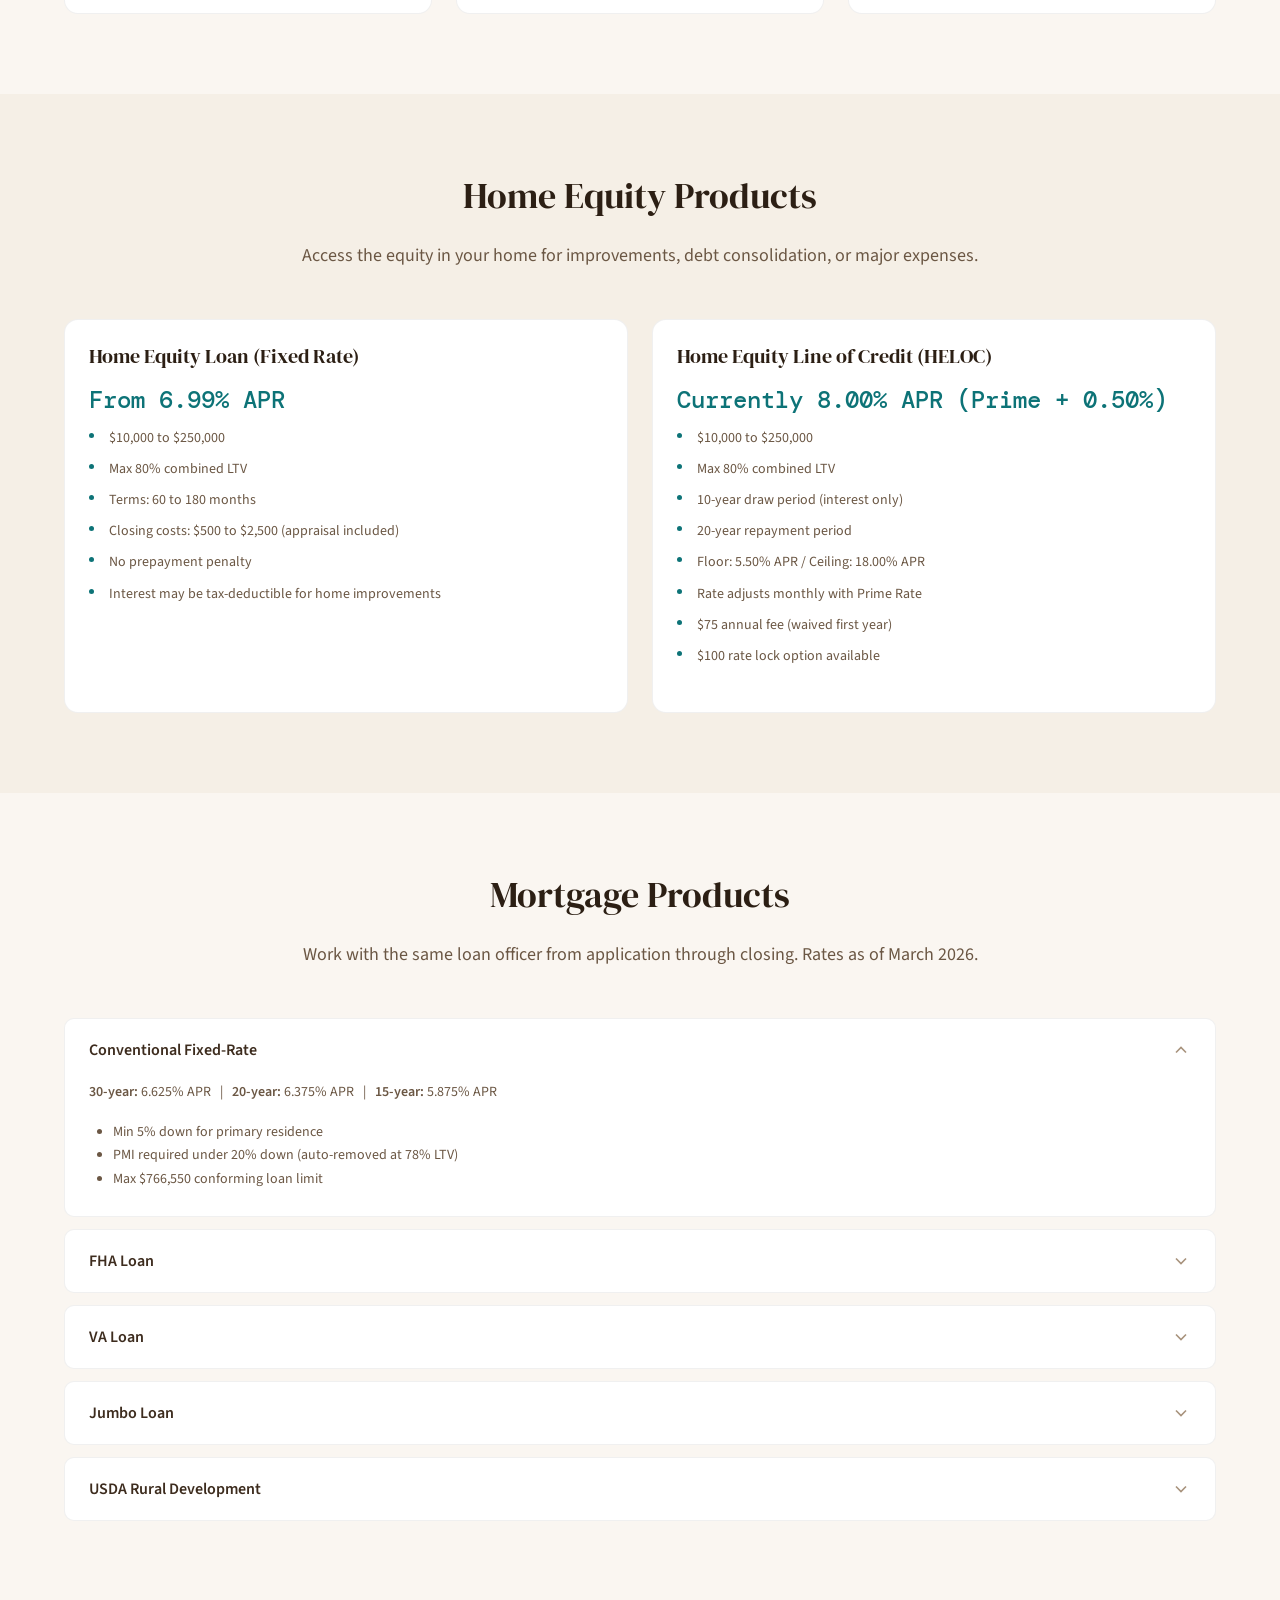
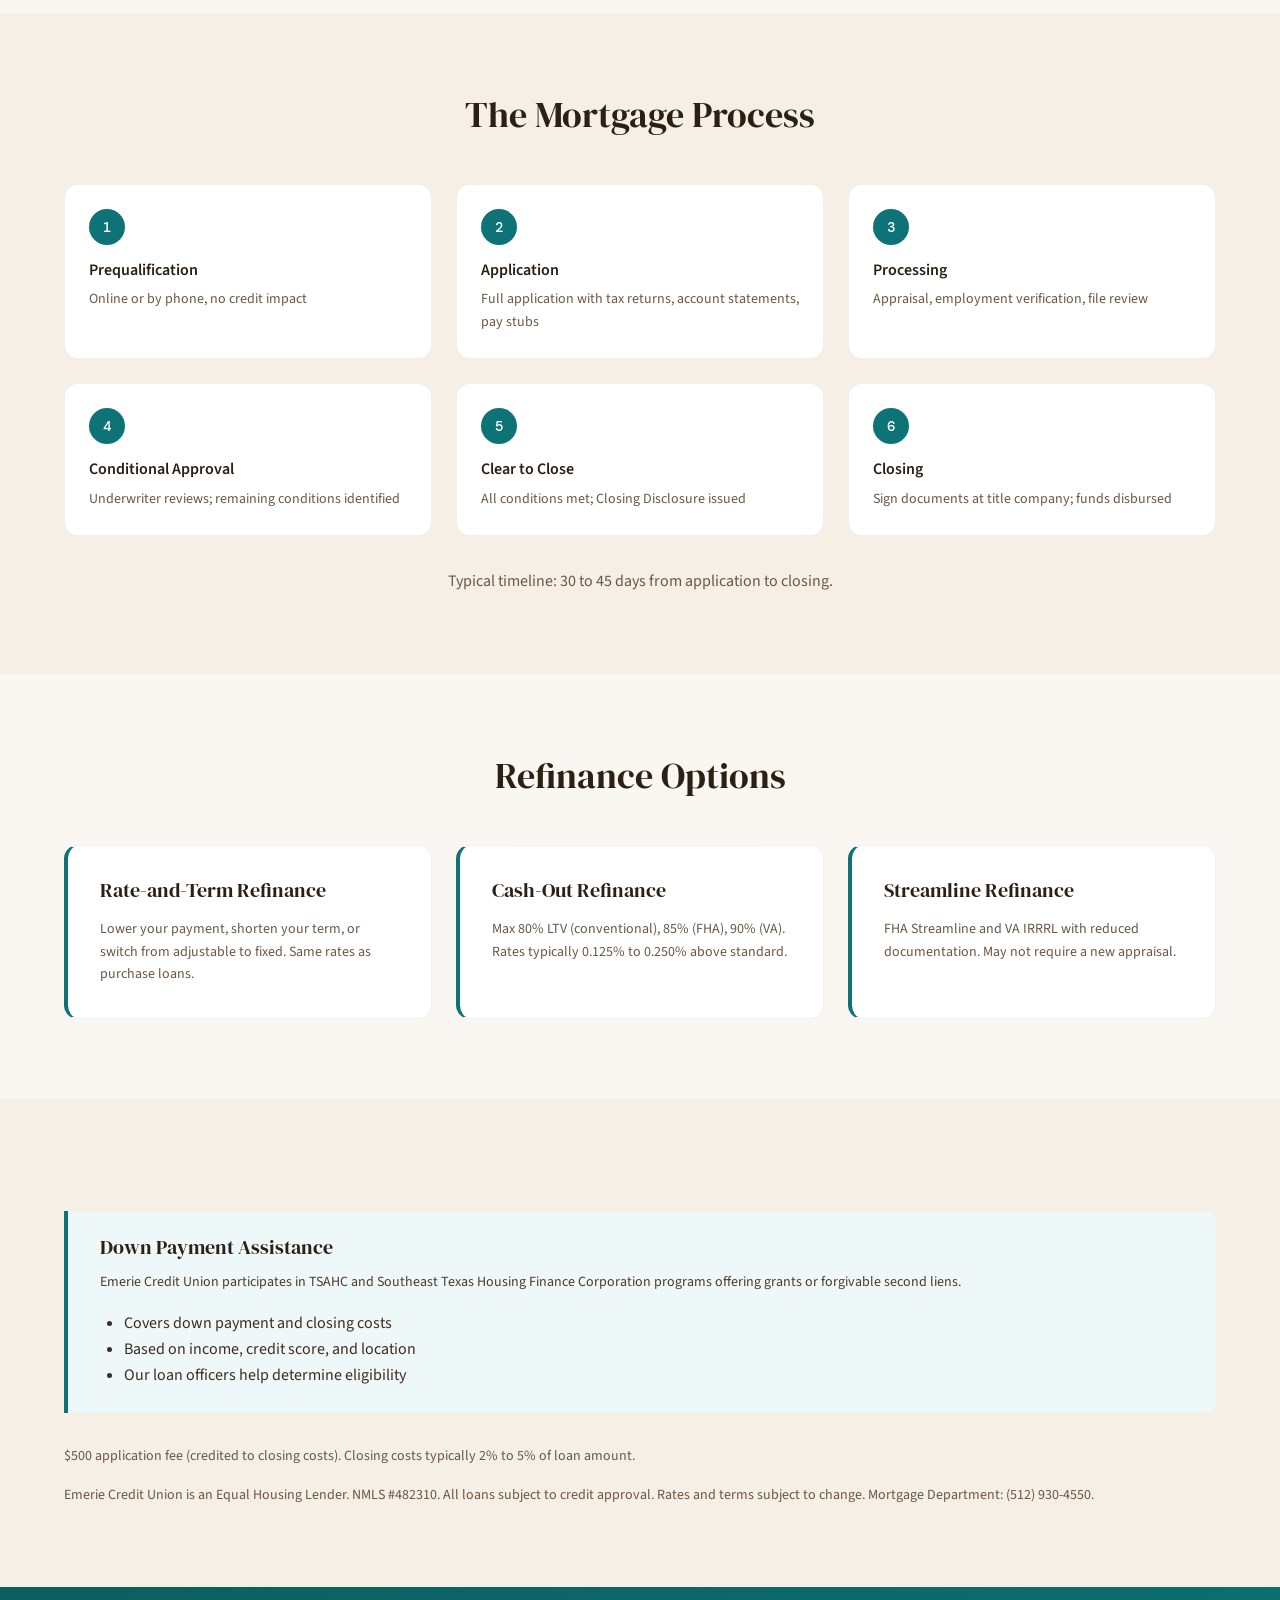
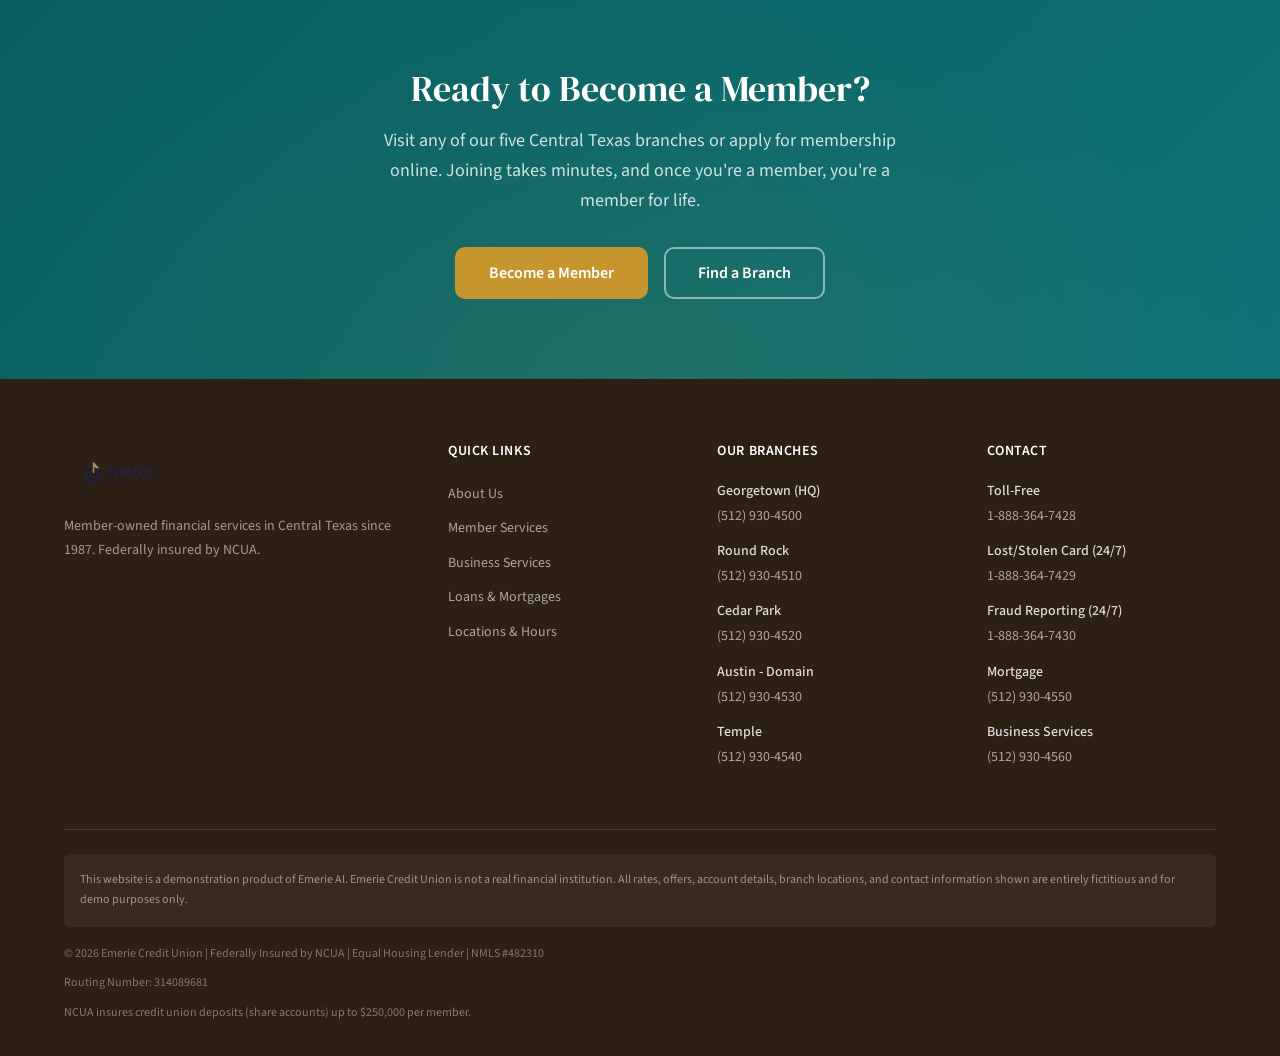
<file: loans.html>
<!DOCTYPE html>
<html lang="en">
<head>
  <meta charset="UTF-8">
  <meta name="viewport" content="width=device-width, initial-scale=1.0">
  <title>Loans & Mortgages | Emerie Credit Union</title>
  <link rel="preconnect" href="https://fonts.googleapis.com">
  <link rel="preconnect" href="https://fonts.gstatic.com" crossorigin>
  <link href="https://fonts.googleapis.com/css2?family=DM+Mono:wght@400;500&family=DM+Serif+Display&family=Source+Sans+3:wght@400;500;600;700&display=swap" rel="stylesheet">
  <link rel="stylesheet" href="css/styles.css">
  <link rel="stylesheet" href="css/widget.css">
  <link rel="icon" href="data:image/svg+xml,<svg xmlns='http://www.w3.org/2000/svg' viewBox='0 0 100 100'><rect width='100' height='100' rx='16' fill='%230d7377'/><text x='50' y='68' font-size='52' fill='white' text-anchor='middle' font-family='Georgia'>E</text></svg>">
</head>
<body>

  <!-- Demo Banner -->
  <div class="demo-banner">
    <strong>Demo Site</strong> Emerie Credit Union is a fictitious institution created to demonstrate the Emerie AI assistant. All information on this site is simulated.
  </div>

  <!-- Header -->
  <header class="header">
    <div class="container">
      <a href="index.html" class="logo">
        <img src="unnamed-5-removebg-preview.png" alt="Emerie Credit Union" class="logo-img">
      </a>

      <nav class="nav">
        <a href="about.html">About</a>
        <a href="membership.html">Membership</a>
        <a href="business.html">Business</a>
        <a href="loans.html" class="active">Loans &amp; Mortgages</a>
        <a href="locations.html">Locations</a>
      </nav>

      <a href="membership.html" class="btn btn--gold btn--sm nav-cta desktop-only">Join Now</a>

      <button class="nav-toggle" aria-label="Open menu">
        <svg viewBox="0 0 24 24"><line x1="3" y1="6" x2="21" y2="6"/><line x1="3" y1="12" x2="21" y2="12"/><line x1="3" y1="18" x2="21" y2="18"/></svg>
      </button>
    </div>
  </header>

  <!-- Mobile Nav -->
  <div class="nav-overlay"></div>
  <div class="nav-mobile">
    <button class="nav-mobile__close" aria-label="Close menu">
      <svg viewBox="0 0 24 24"><line x1="18" y1="6" x2="6" y2="18"/><line x1="6" y1="6" x2="18" y2="18"/></svg>
    </button>
    <a href="about.html">About</a>
    <a href="membership.html">Membership</a>
    <a href="business.html">Business</a>
    <a href="loans.html">Loans &amp; Mortgages</a>
    <a href="locations.html">Locations</a>
    <a href="membership.html" class="btn btn--gold">Become a Member</a>
  </div>

  <main>
    <!-- Page Header -->
    <section class="page-header">
      <div class="container">
        <h1>Loans &amp; Mortgages</h1>
        <p>Personal loans, auto financing, home equity, and a full suite of mortgage products. All originated and underwritten locally by people who know Central Texas.</p>
      </div>
    </section>

    <!-- Consumer Lending -->
    <section class="section">
      <div class="container">
        <div class="section-header">
          <h2>Consumer Lending</h2>
          <p>Fixed rates, local underwriting, and no hidden fees. Members receive preferred rates on all loan products.</p>
        </div>
        <div class="grid grid--3">

          <!-- Unsecured Personal Loan -->
          <div class="lending-card">
            <h3>Unsecured Personal Loan</h3>
            <div class="lending-card__rate">8.49% to 15.99% APR</div>
            <div class="lending-card__range">$2,500 to $50,000 | 12 to 60 months</div>
            <ul>
              <li>No collateral required</li>
              <li>No origination fee</li>
              <li>No prepayment penalty</li>
              <li>Fixed rate and fixed monthly payment</li>
              <li>$25 late fee (10+ days past due)</li>
            </ul>
          </div>

          <!-- Share-Secured Personal Loan -->
          <div class="lending-card">
            <h3>Share-Secured Personal Loan</h3>
            <div class="lending-card__rate">From 4.99% APR</div>
            <div class="lending-card__range">$1,000 to value of pledged deposit (minus 10%) | 12 to 60 months</div>
            <ul>
              <li>Secured by ECU share savings or share certificate</li>
              <li>Rate typically 2% to 3% above dividend rate</li>
              <li>Pledged deposit continues earning dividends</li>
              <li>Withdrawals restricted until loan repaid</li>
            </ul>
          </div>

          <!-- New Auto Loan -->
          <div class="lending-card">
            <h3>New Auto Loan</h3>
            <div class="lending-card__rate">From 5.49% APR (24-48 mo) / 5.99% APR (60-72 mo)</div>
            <div class="lending-card__range">$10,000 to $100,000 | 24 to 72 months</div>
            <ul>
              <li>Current year and one prior model year</li>
              <li>Up to 100% of purchase price plus TTL</li>
              <li>$150 documentation fee</li>
              <li>No prepayment penalty</li>
            </ul>
          </div>

          <!-- Used Auto Loan -->
          <div class="lending-card">
            <h3>Used Auto Loan</h3>
            <div class="lending-card__rate">From 6.29% APR (24-48 mo) / 6.79% APR (60 mo)</div>
            <div class="lending-card__range">$5,000 to $75,000 | 24 to 60 months</div>
            <ul>
              <li>Up to 7 model years old under 100,000 miles</li>
              <li>Dealer: up to 90% NADA retail value</li>
              <li>Private party: up to 80% NADA retail value</li>
              <li>$150 documentation fee</li>
            </ul>
          </div>

          <!-- Auto Loan Refinance -->
          <div class="lending-card">
            <h3>Auto Loan Refinance</h3>
            <div class="lending-card__rate">From 5.99% APR</div>
            <div class="lending-card__range">Refinance existing auto loan from another lender</div>
            <ul>
              <li>Vehicle up to 7 years old under 100,000 miles</li>
              <li>No application fee</li>
            </ul>
          </div>

          <!-- RV and Recreational Vehicles -->
          <div class="lending-card">
            <h3>RV and Recreational Vehicles</h3>
            <div class="lending-card__rate">New from 6.49% APR / Used from 7.29% APR</div>
            <div class="lending-card__range">New: $10K to $250K | Used: $10K to $150K</div>
            <ul>
              <li>Motorhomes, travel trailers, fifth wheels, camper vans</li>
              <li>New: up to 90% of purchase price</li>
              <li>Used: up to 80% NADA (up to 10 years old)</li>
              <li>$150 documentation fee, no prepayment penalty</li>
            </ul>
          </div>

        </div>
      </div>
    </section>

    <!-- Home Equity Products -->
    <section class="section section--sand">
      <div class="container">
        <div class="section-header">
          <h2>Home Equity Products</h2>
          <p>Access the equity in your home for improvements, debt consolidation, or major expenses.</p>
        </div>
        <div class="grid grid--2">

          <!-- Home Equity Loan (Fixed Rate) -->
          <div class="lending-card">
            <h3>Home Equity Loan (Fixed Rate)</h3>
            <div class="lending-card__rate">From 6.99% APR</div>
            <ul>
              <li>$10,000 to $250,000</li>
              <li>Max 80% combined LTV</li>
              <li>Terms: 60 to 180 months</li>
              <li>Closing costs: $500 to $2,500 (appraisal included)</li>
              <li>No prepayment penalty</li>
              <li>Interest may be tax-deductible for home improvements</li>
            </ul>
          </div>

          <!-- Home Equity Line of Credit (HELOC) -->
          <div class="lending-card">
            <h3>Home Equity Line of Credit (HELOC)</h3>
            <div class="lending-card__rate">Currently 8.00% APR (Prime + 0.50%)</div>
            <ul>
              <li>$10,000 to $250,000</li>
              <li>Max 80% combined LTV</li>
              <li>10-year draw period (interest only)</li>
              <li>20-year repayment period</li>
              <li>Floor: 5.50% APR / Ceiling: 18.00% APR</li>
              <li>Rate adjusts monthly with Prime Rate</li>
              <li>$75 annual fee (waived first year)</li>
              <li>$100 rate lock option available</li>
            </ul>
          </div>

        </div>
      </div>
    </section>

    <!-- Mortgage Products -->
    <section class="section">
      <div class="container">
        <div class="section-header">
          <h2>Mortgage Products</h2>
          <p>Work with the same loan officer from application through closing. Rates as of March 2026.</p>
        </div>

        <!-- Conventional Fixed-Rate -->
        <div class="accordion-item open">
          <button class="accordion-trigger">
            Conventional Fixed-Rate
            <svg viewBox="0 0 24 24"><polyline points="6 9 12 15 18 9"/></svg>
          </button>
          <div class="accordion-content">
            <div class="accordion-content__inner">
              <p><strong>30-year:</strong> 6.625% APR &nbsp; | &nbsp; <strong>20-year:</strong> 6.375% APR &nbsp; | &nbsp; <strong>15-year:</strong> 5.875% APR</p>
              <ul style="list-style: disc; padding-left: var(--space-6); margin-top: var(--space-3);">
                <li>Min 5% down for primary residence</li>
                <li>PMI required under 20% down (auto-removed at 78% LTV)</li>
                <li>Max $766,550 conforming loan limit</li>
              </ul>
            </div>
          </div>
        </div>

        <!-- FHA Loan -->
        <div class="accordion-item">
          <button class="accordion-trigger">
            FHA Loan
            <svg viewBox="0 0 24 24"><polyline points="6 9 12 15 18 9"/></svg>
          </button>
          <div class="accordion-content">
            <div class="accordion-content__inner">
              <p><strong>30-year:</strong> 6.375% APR</p>
              <ul style="list-style: disc; padding-left: var(--space-6); margin-top: var(--space-3);">
                <li>3.5% down with 580+ credit score, 10% down with 500-579</li>
                <li>Upfront MIP: 1.75% (can be financed)</li>
                <li>Annual MIP: 0.45% to 1.05%</li>
                <li>Max $766,550 in Austin/Round Rock area</li>
              </ul>
            </div>
          </div>
        </div>

        <!-- VA Loan -->
        <div class="accordion-item">
          <button class="accordion-trigger">
            VA Loan
            <svg viewBox="0 0 24 24"><polyline points="6 9 12 15 18 9"/></svg>
          </button>
          <div class="accordion-content">
            <div class="accordion-content__inner">
              <p><strong>30-year:</strong> 6.25% APR</p>
              <ul style="list-style: disc; padding-left: var(--space-6); margin-top: var(--space-3);">
                <li>No down payment required</li>
                <li>No private mortgage insurance</li>
                <li>VA funding fee: 1.25% to 3.30%</li>
                <li>Some veterans exempt from funding fee</li>
                <li>No max loan for full entitlement</li>
              </ul>
            </div>
          </div>
        </div>

        <!-- Jumbo Loan -->
        <div class="accordion-item">
          <button class="accordion-trigger">
            Jumbo Loan
            <svg viewBox="0 0 24 24"><polyline points="6 9 12 15 18 9"/></svg>
          </button>
          <div class="accordion-content">
            <div class="accordion-content__inner">
              <p><strong>30-year:</strong> 6.875% APR &nbsp; | &nbsp; <strong>15-year:</strong> 6.125% APR</p>
              <ul style="list-style: disc; padding-left: var(--space-6); margin-top: var(--space-3);">
                <li>$766,551 to $2,000,000</li>
                <li>Min 20% down payment</li>
                <li>Credit score 700+ generally required</li>
                <li>Held in credit union portfolio</li>
                <li>Primary residences and second homes</li>
              </ul>
            </div>
          </div>
        </div>

        <!-- USDA Rural Development -->
        <div class="accordion-item">
          <button class="accordion-trigger">
            USDA Rural Development
            <svg viewBox="0 0 24 24"><polyline points="6 9 12 15 18 9"/></svg>
          </button>
          <div class="accordion-content">
            <div class="accordion-content__inner">
              <p><strong>30-year:</strong> 6.375% APR</p>
              <ul style="list-style: disc; padding-left: var(--space-6); margin-top: var(--space-3);">
                <li>No down payment required</li>
                <li>Eligible rural areas in Williamson and Bell counties</li>
                <li>Income limits apply</li>
                <li>Guarantee fee: 1.00% upfront + 0.35% annual</li>
              </ul>
            </div>
          </div>
        </div>

      </div>
    </section>

    <!-- The Mortgage Process -->
    <section class="section section--sand">
      <div class="container">
        <div class="section-header">
          <h2>The Mortgage Process</h2>
        </div>
        <div class="stepper">
          <div class="step">
            <h4>Prequalification</h4>
            <p>Online or by phone, no credit impact</p>
          </div>
          <div class="step">
            <h4>Application</h4>
            <p>Full application with tax returns, account statements, pay stubs</p>
          </div>
          <div class="step">
            <h4>Processing</h4>
            <p>Appraisal, employment verification, file review</p>
          </div>
          <div class="step">
            <h4>Conditional Approval</h4>
            <p>Underwriter reviews; remaining conditions identified</p>
          </div>
          <div class="step">
            <h4>Clear to Close</h4>
            <p>All conditions met; Closing Disclosure issued</p>
          </div>
          <div class="step">
            <h4>Closing</h4>
            <p>Sign documents at title company; funds disbursed</p>
          </div>
        </div>
        <p class="text-center text-muted" style="margin-top: var(--space-8);">Typical timeline: 30 to 45 days from application to closing.</p>
      </div>
    </section>

    <!-- Refinance Options -->
    <section class="section">
      <div class="container">
        <div class="section-header">
          <h2>Refinance Options</h2>
        </div>
        <div class="grid grid--3">
          <div class="card card--bordered-left">
            <h3>Rate-and-Term Refinance</h3>
            <p>Lower your payment, shorten your term, or switch from adjustable to fixed. Same rates as purchase loans.</p>
          </div>
          <div class="card card--bordered-left">
            <h3>Cash-Out Refinance</h3>
            <p>Max 80% LTV (conventional), 85% (FHA), 90% (VA). Rates typically 0.125% to 0.250% above standard.</p>
          </div>
          <div class="card card--bordered-left">
            <h3>Streamline Refinance</h3>
            <p>FHA Streamline and VA IRRRL with reduced documentation. May not require a new appraisal.</p>
          </div>
        </div>
      </div>
    </section>

    <!-- Down Payment Assistance -->
    <section class="section section--sand">
      <div class="container">
        <div class="callout">
          <h3>Down Payment Assistance</h3>
          <p>Emerie Credit Union participates in TSAHC and Southeast Texas Housing Finance Corporation programs offering grants or forgivable second liens.</p>
          <ul style="list-style: disc; padding-left: var(--space-6); margin-top: var(--space-3);">
            <li>Covers down payment and closing costs</li>
            <li>Based on income, credit score, and location</li>
            <li>Our loan officers help determine eligibility</li>
          </ul>
        </div>

        <div style="margin-top: var(--space-8);">
          <p class="text-small text-muted">$500 application fee (credited to closing costs). Closing costs typically 2% to 5% of loan amount.</p>
          <p class="text-small text-muted" style="margin-top: var(--space-2);">Emerie Credit Union is an Equal Housing Lender. NMLS #482310. All loans subject to credit approval. Rates and terms subject to change. Mortgage Department: (512) 930-4550.</p>
        </div>
      </div>
    </section>

    <!-- CTA -->
    <section class="cta-section">
      <div class="container" style="position: relative; z-index: 1;">
        <h2>Ready to Become a Member?</h2>
        <p>Visit any of our five Central Texas branches or apply for membership online. Joining takes minutes, and once you're a member, you're a member for life.</p>
        <div class="btn-group">
          <a href="membership.html" class="btn btn--gold btn--lg">Become a Member</a>
          <a href="locations.html" class="btn btn--white btn--lg">Find a Branch</a>
        </div>
      </div>
    </section>
  </main>

  <!-- Footer -->
  <footer class="footer">
    <div class="container">
      <div class="footer-grid">
        <!-- Brand -->
        <div class="footer-brand">
          <img src="unnamed-5-removebg-preview.png" alt="Emerie Credit Union" class="logo-img">
          <p>Member-owned financial services in Central Texas since 1987. Federally insured by NCUA.</p>
        </div>

        <!-- Quick Links -->
        <div>
          <h4>Quick Links</h4>
          <ul class="footer-links">
            <li><a href="about.html">About Us</a></li>
            <li><a href="membership.html">Member Services</a></li>
            <li><a href="business.html">Business Services</a></li>
            <li><a href="loans.html">Loans &amp; Mortgages</a></li>
            <li><a href="locations.html">Locations &amp; Hours</a></li>
          </ul>
        </div>

        <!-- Branches -->
        <div>
          <h4>Our Branches</h4>
          <ul class="footer-contact">
            <li><strong>Georgetown (HQ)</strong> <a href="tel:5129304500">(512) 930-4500</a></li>
            <li><strong>Round Rock</strong> <a href="tel:5129304510">(512) 930-4510</a></li>
            <li><strong>Cedar Park</strong> <a href="tel:5129304520">(512) 930-4520</a></li>
            <li><strong>Austin - Domain</strong> <a href="tel:5129304530">(512) 930-4530</a></li>
            <li><strong>Temple</strong> <a href="tel:5129304540">(512) 930-4540</a></li>
          </ul>
        </div>

        <!-- Contact -->
        <div>
          <h4>Contact</h4>
          <ul class="footer-contact">
            <li><strong>Toll-Free</strong> <a href="tel:18883647428">1-888-364-7428</a></li>
            <li><strong>Lost/Stolen Card (24/7)</strong> <a href="tel:18883647429">1-888-364-7429</a></li>
            <li><strong>Fraud Reporting (24/7)</strong> <a href="tel:18883647430">1-888-364-7430</a></li>
            <li><strong>Mortgage</strong> <a href="tel:5129304550">(512) 930-4550</a></li>
            <li><strong>Business Services</strong> <a href="tel:5129304560">(512) 930-4560</a></li>
          </ul>
        </div>
      </div>

      <!-- Legal -->
      <div class="footer-legal">
        <div class="demo-disclaimer">
          This website is a demonstration product of Emerie AI. Emerie Credit Union is not a real financial institution. All rates, offers, account details, branch locations, and contact information shown are entirely fictitious and for demo purposes only.
        </div>
        <p>&copy; 2026 Emerie Credit Union | Federally Insured by NCUA | Equal Housing Lender | NMLS #482310</p>
        <p>Routing Number: 314089681</p>
        <p>NCUA insures credit union deposits (share accounts) up to $250,000 per member.</p>
      </div>
    </div>
  </footer>

  <script src="js/main.js"></script>
  <script src="js/widget.js"></script>
</body>
</html>
</file>
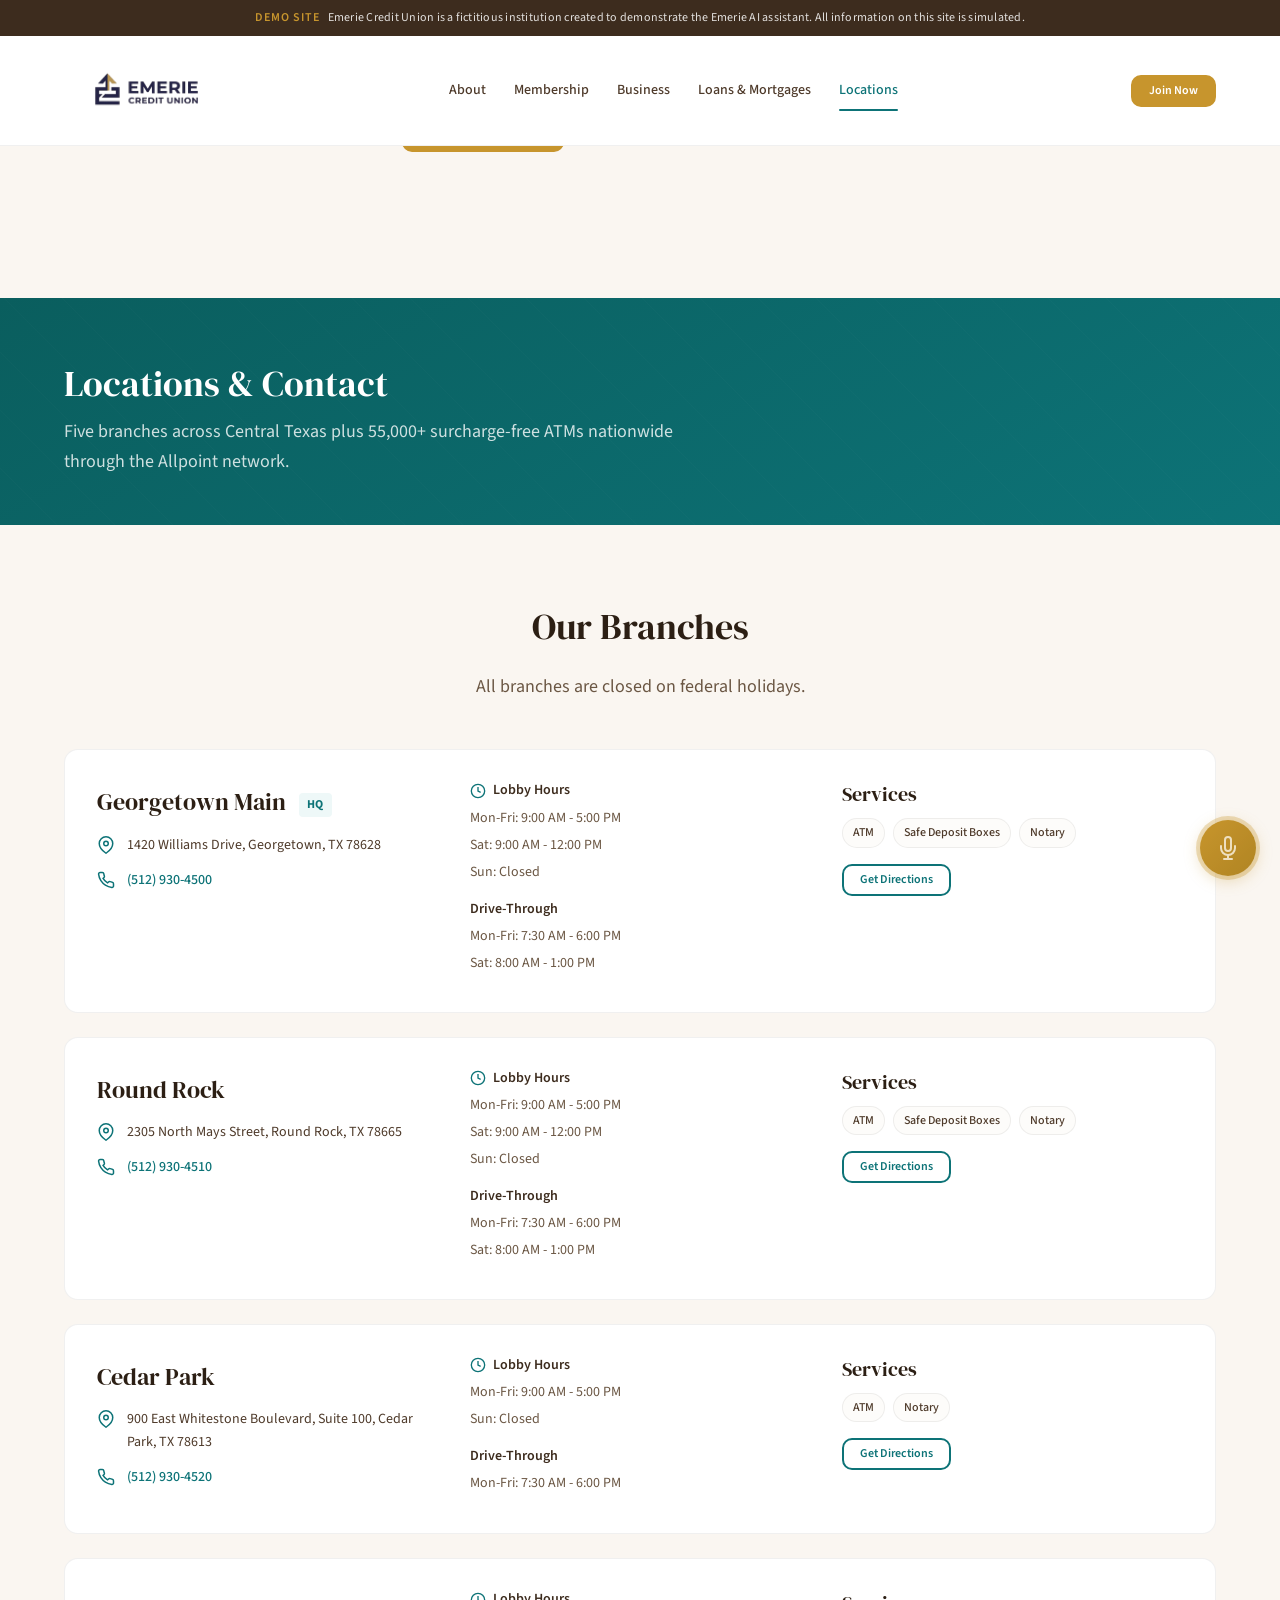
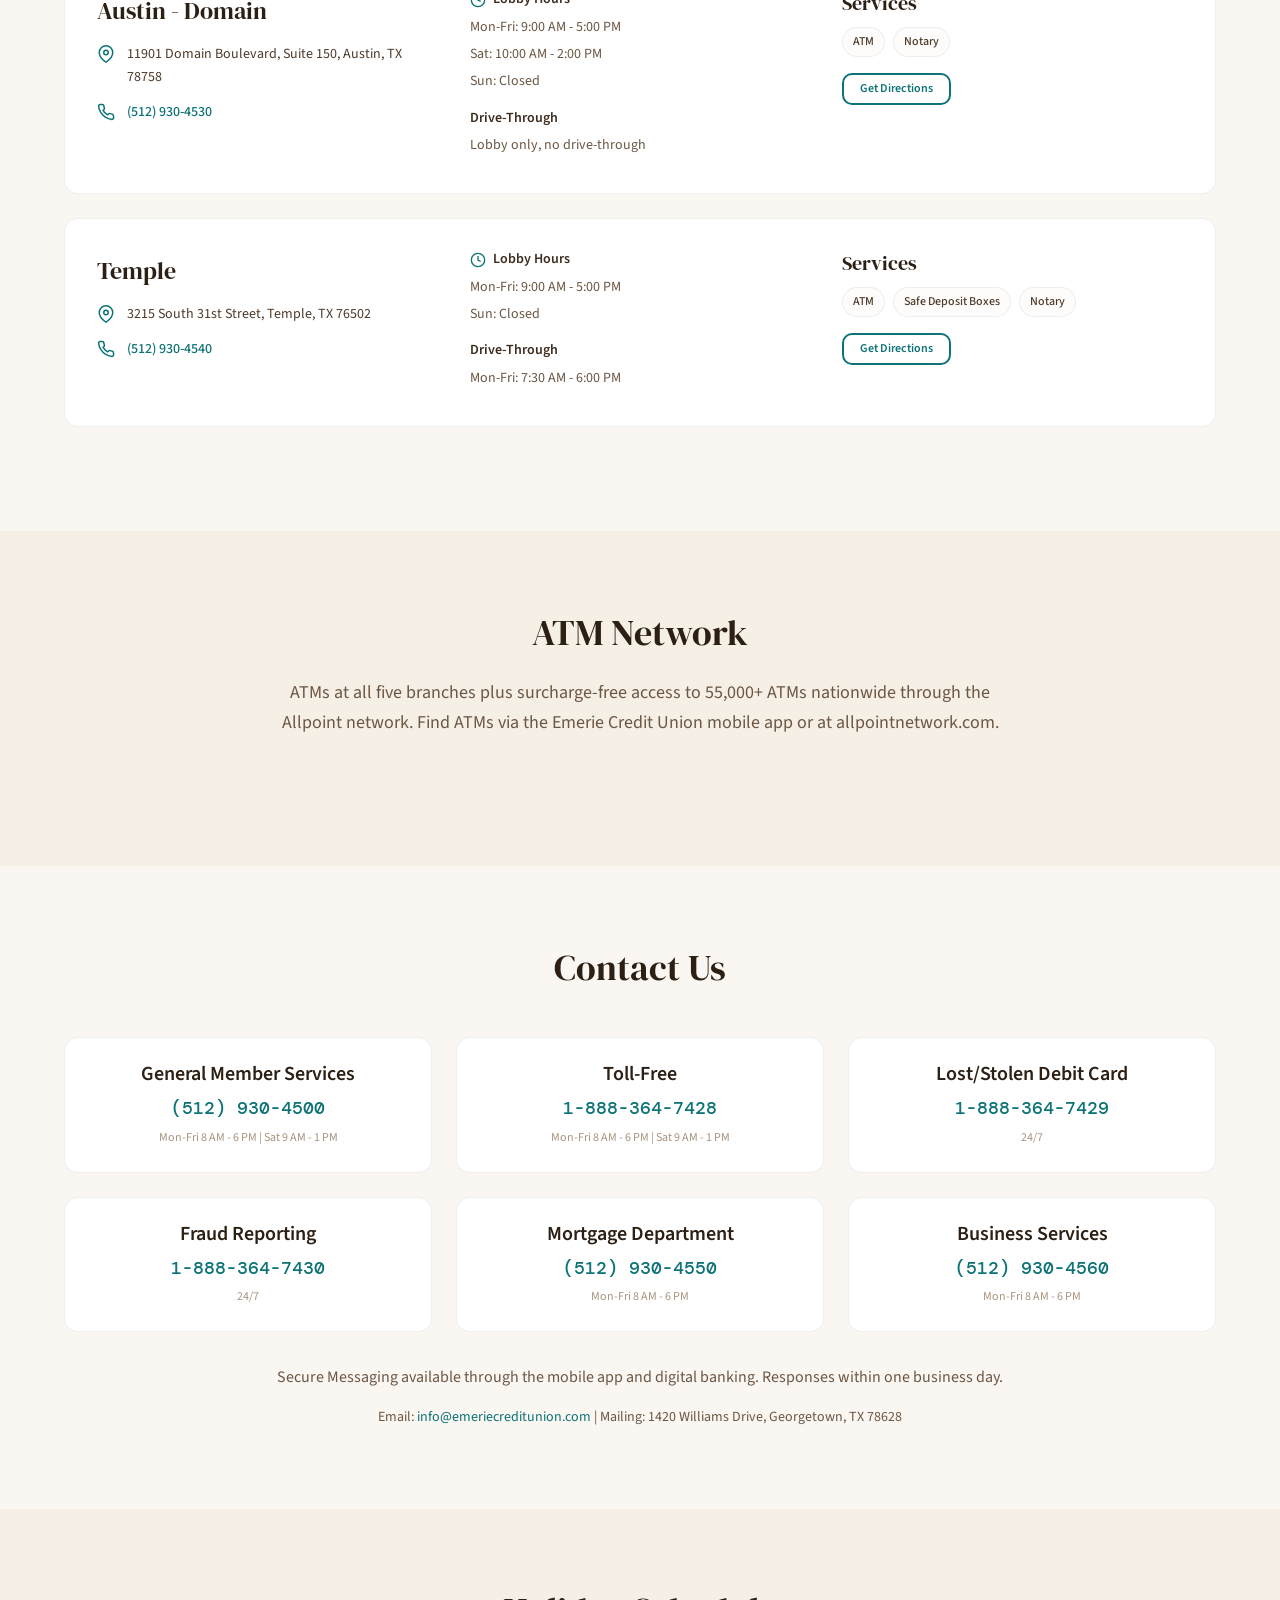
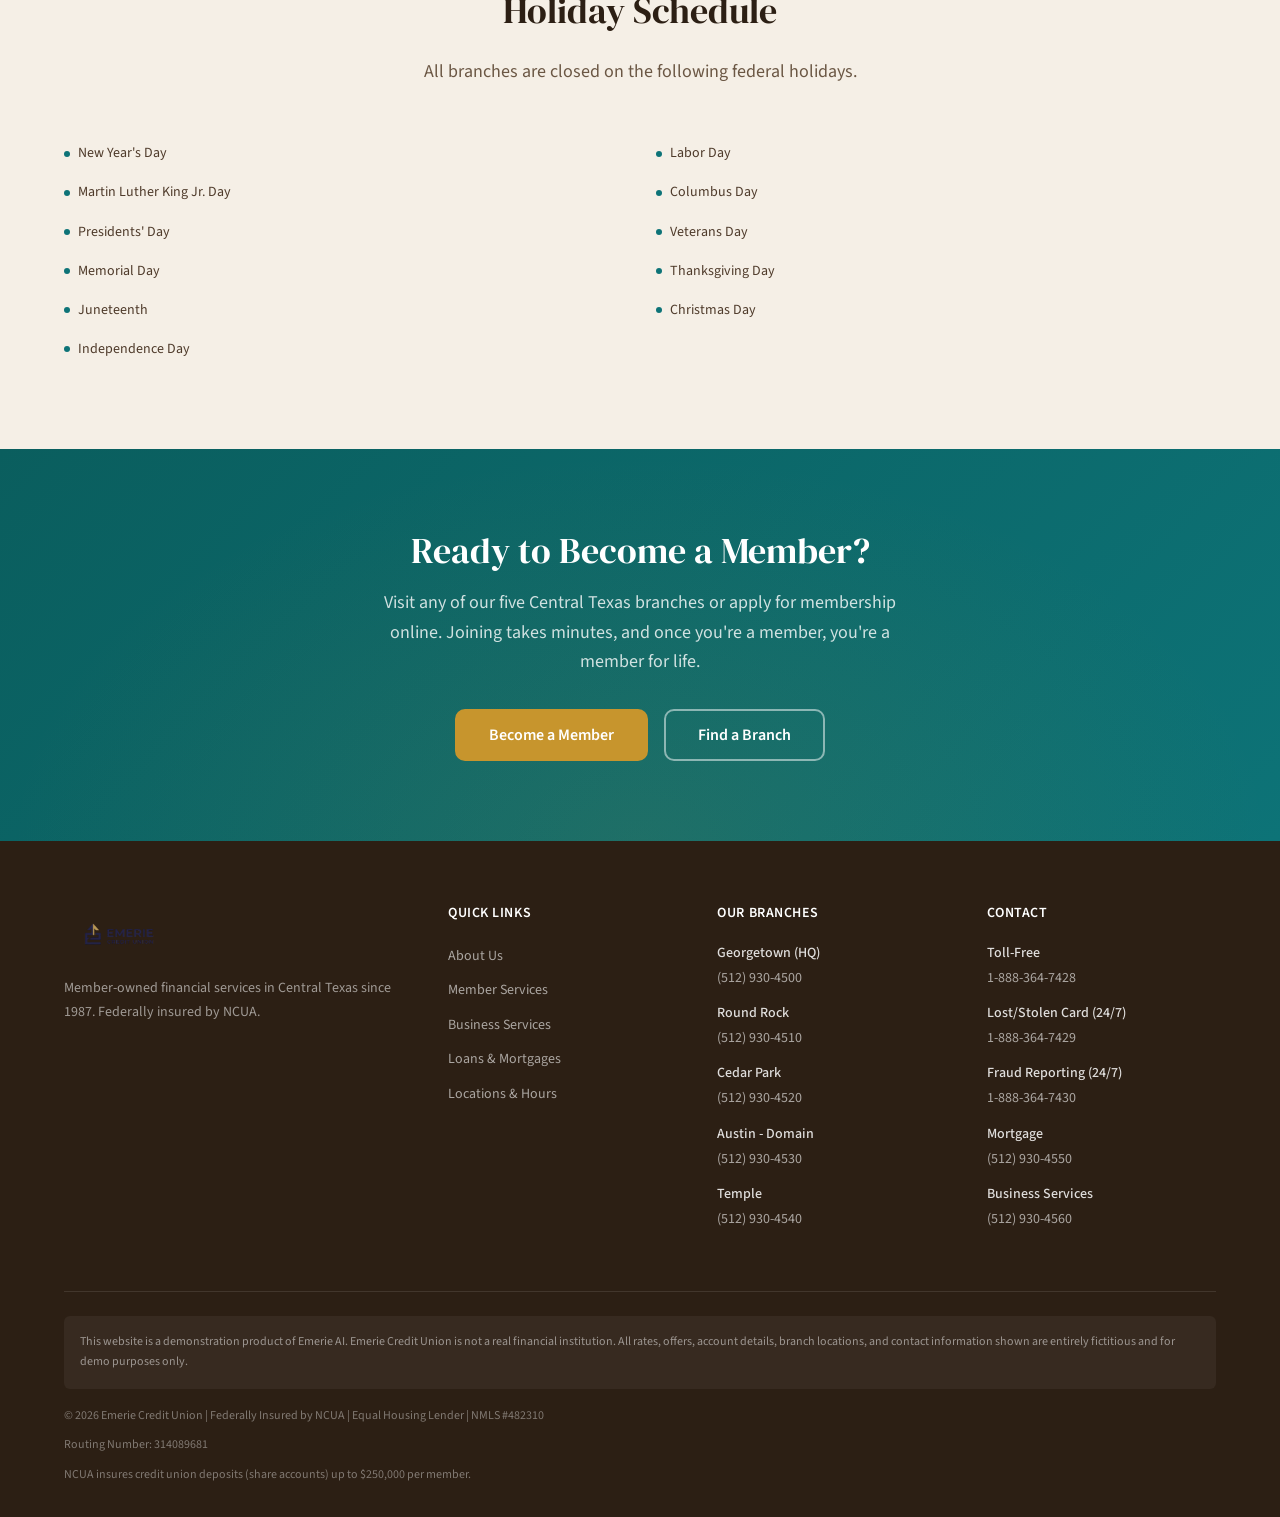
<file: locations.html>
<!DOCTYPE html>
<html lang="en">
<head>
  <meta charset="UTF-8">
  <meta name="viewport" content="width=device-width, initial-scale=1.0">
  <title>Locations & Contact | Emerie Credit Union</title>
  <link rel="preconnect" href="https://fonts.googleapis.com">
  <link rel="preconnect" href="https://fonts.gstatic.com" crossorigin>
  <link href="https://fonts.googleapis.com/css2?family=DM+Mono:wght@400;500&family=DM+Serif+Display&family=Source+Sans+3:wght@400;500;600;700&display=swap" rel="stylesheet">
  <link rel="stylesheet" href="css/styles.css">
  <link rel="stylesheet" href="css/widget.css">
  <link rel="icon" href="data:image/svg+xml,<svg xmlns='http://www.w3.org/2000/svg' viewBox='0 0 100 100'><rect width='100' height='100' rx='16' fill='%230d7377'/><text x='50' y='68' font-size='52' fill='white' text-anchor='middle' font-family='Georgia'>E</text></svg>">
</head>
<body>

  <!-- Demo Banner -->
  <div class="demo-banner">
    <strong>Demo Site</strong> Emerie Credit Union is a fictitious institution created to demonstrate the Emerie AI assistant. All information on this site is simulated.
  </div>

  <!-- Header -->
  <header class="header">
    <div class="container">
      <a href="index.html" class="logo">
        <img src="unnamed-5-removebg-preview.png" alt="Emerie Credit Union" class="logo-img">
      </a>

      <nav class="nav">
        <a href="about.html">About</a>
        <a href="membership.html">Membership</a>
        <a href="business.html">Business</a>
        <a href="loans.html">Loans &amp; Mortgages</a>
        <a href="locations.html" class="active">Locations</a>
      </nav>

      <a href="membership.html" class="btn btn--gold btn--sm nav-cta desktop-only">Join Now</a>

      <button class="nav-toggle" aria-label="Open menu">
        <svg viewBox="0 0 24 24"><line x1="3" y1="6" x2="21" y2="6"/><line x1="3" y1="12" x2="21" y2="12"/><line x1="3" y1="18" x2="21" y2="18"/></svg>
      </button>
    </div>
  </header>

  <!-- Mobile Nav -->
  <div class="nav-overlay"></div>
  <div class="nav-mobile">
    <button class="nav-mobile__close" aria-label="Close menu">
      <svg viewBox="0 0 24 24"><line x1="18" y1="6" x2="6" y2="18"/><line x1="6" y1="6" x2="18" y2="18"/></svg>
    </button>
    <a href="about.html">About</a>
    <a href="membership.html">Membership</a>
    <a href="business.html">Business</a>
    <a href="loans.html">Loans &amp; Mortgages</a>
    <a href="locations.html">Locations</a>
    <a href="membership.html" class="btn btn--gold">Become a Member</a>
  </div>

  <main>
    <!-- Page Header -->
    <section class="page-header">
      <div class="container">
        <h1>Locations &amp; Contact</h1>
        <p>Five branches across Central Texas plus 55,000+ surcharge-free ATMs nationwide through the Allpoint network.</p>
      </div>
    </section>

    <!-- Branch Listings -->
    <section class="section">
      <div class="container">
        <div class="section-header">
          <h2>Our Branches</h2>
          <p>All branches are closed on federal holidays.</p>
        </div>

        <!-- Georgetown Main (HQ) -->
        <div class="branch-card">
          <div>
            <div class="branch-card__name">Georgetown Main <span class="branch-card__hq">HQ</span></div>
            <div class="branch-card__detail">
              <svg viewBox="0 0 24 24"><path d="M21 10c0 7-9 13-9 13s-9-6-9-13a9 9 0 0 1 18 0z"/><circle cx="12" cy="10" r="3"/></svg>
              <span>1420 Williams Drive, Georgetown, TX 78628</span>
            </div>
            <div class="branch-card__detail">
              <svg viewBox="0 0 24 24"><path d="M22 16.92v3a2 2 0 0 1-2.18 2 19.79 19.79 0 0 1-8.63-3.07 19.5 19.5 0 0 1-6-6 19.79 19.79 0 0 1-3.07-8.67A2 2 0 0 1 4.11 2h3a2 2 0 0 1 2 1.72c.127.96.361 1.903.7 2.81a2 2 0 0 1-.45 2.11L8.09 9.91a16 16 0 0 0 6 6l1.27-1.27a2 2 0 0 1 2.11-.45c.907.339 1.85.573 2.81.7A2 2 0 0 1 22 16.92z"/></svg>
              <a href="tel:5129304500">(512) 930-4500</a>
            </div>
          </div>
          <div class="branch-card__hours">
            <h4>
              <svg viewBox="0 0 24 24" style="width: 16px; height: 16px; stroke: var(--teal-700); stroke-width: 2; fill: none; vertical-align: middle; margin-right: 4px;"><circle cx="12" cy="12" r="10"/><polyline points="12 6 12 12 16 14"/></svg>
              Lobby Hours
            </h4>
            <p>Mon-Fri: 9:00 AM - 5:00 PM</p>
            <p>Sat: 9:00 AM - 12:00 PM</p>
            <p>Sun: Closed</p>
            <h4 style="margin-top: var(--space-4);">Drive-Through</h4>
            <p>Mon-Fri: 7:30 AM - 6:00 PM</p>
            <p>Sat: 8:00 AM - 1:00 PM</p>
          </div>
          <div>
            <h4>Services</h4>
            <div class="branch-card__services" style="margin-bottom: var(--space-4);">
              <span class="service-tag">ATM</span>
              <span class="service-tag">Safe Deposit Boxes</span>
              <span class="service-tag">Notary</span>
            </div>
            <a href="https://maps.google.com/?q=1420+Williams+Drive+Georgetown+TX+78628" target="_blank" rel="noopener" class="btn btn--secondary btn--sm">Get Directions</a>
          </div>
        </div>

        <!-- Round Rock -->
        <div class="branch-card">
          <div>
            <div class="branch-card__name">Round Rock</div>
            <div class="branch-card__detail">
              <svg viewBox="0 0 24 24"><path d="M21 10c0 7-9 13-9 13s-9-6-9-13a9 9 0 0 1 18 0z"/><circle cx="12" cy="10" r="3"/></svg>
              <span>2305 North Mays Street, Round Rock, TX 78665</span>
            </div>
            <div class="branch-card__detail">
              <svg viewBox="0 0 24 24"><path d="M22 16.92v3a2 2 0 0 1-2.18 2 19.79 19.79 0 0 1-8.63-3.07 19.5 19.5 0 0 1-6-6 19.79 19.79 0 0 1-3.07-8.67A2 2 0 0 1 4.11 2h3a2 2 0 0 1 2 1.72c.127.96.361 1.903.7 2.81a2 2 0 0 1-.45 2.11L8.09 9.91a16 16 0 0 0 6 6l1.27-1.27a2 2 0 0 1 2.11-.45c.907.339 1.85.573 2.81.7A2 2 0 0 1 22 16.92z"/></svg>
              <a href="tel:5129304510">(512) 930-4510</a>
            </div>
          </div>
          <div class="branch-card__hours">
            <h4>
              <svg viewBox="0 0 24 24" style="width: 16px; height: 16px; stroke: var(--teal-700); stroke-width: 2; fill: none; vertical-align: middle; margin-right: 4px;"><circle cx="12" cy="12" r="10"/><polyline points="12 6 12 12 16 14"/></svg>
              Lobby Hours
            </h4>
            <p>Mon-Fri: 9:00 AM - 5:00 PM</p>
            <p>Sat: 9:00 AM - 12:00 PM</p>
            <p>Sun: Closed</p>
            <h4 style="margin-top: var(--space-4);">Drive-Through</h4>
            <p>Mon-Fri: 7:30 AM - 6:00 PM</p>
            <p>Sat: 8:00 AM - 1:00 PM</p>
          </div>
          <div>
            <h4>Services</h4>
            <div class="branch-card__services" style="margin-bottom: var(--space-4);">
              <span class="service-tag">ATM</span>
              <span class="service-tag">Safe Deposit Boxes</span>
              <span class="service-tag">Notary</span>
            </div>
            <a href="https://maps.google.com/?q=2305+N+Mays+Street+Round+Rock+TX+78665" target="_blank" rel="noopener" class="btn btn--secondary btn--sm">Get Directions</a>
          </div>
        </div>

        <!-- Cedar Park -->
        <div class="branch-card">
          <div>
            <div class="branch-card__name">Cedar Park</div>
            <div class="branch-card__detail">
              <svg viewBox="0 0 24 24"><path d="M21 10c0 7-9 13-9 13s-9-6-9-13a9 9 0 0 1 18 0z"/><circle cx="12" cy="10" r="3"/></svg>
              <span>900 East Whitestone Boulevard, Suite 100, Cedar Park, TX 78613</span>
            </div>
            <div class="branch-card__detail">
              <svg viewBox="0 0 24 24"><path d="M22 16.92v3a2 2 0 0 1-2.18 2 19.79 19.79 0 0 1-8.63-3.07 19.5 19.5 0 0 1-6-6 19.79 19.79 0 0 1-3.07-8.67A2 2 0 0 1 4.11 2h3a2 2 0 0 1 2 1.72c.127.96.361 1.903.7 2.81a2 2 0 0 1-.45 2.11L8.09 9.91a16 16 0 0 0 6 6l1.27-1.27a2 2 0 0 1 2.11-.45c.907.339 1.85.573 2.81.7A2 2 0 0 1 22 16.92z"/></svg>
              <a href="tel:5129304520">(512) 930-4520</a>
            </div>
          </div>
          <div class="branch-card__hours">
            <h4>
              <svg viewBox="0 0 24 24" style="width: 16px; height: 16px; stroke: var(--teal-700); stroke-width: 2; fill: none; vertical-align: middle; margin-right: 4px;"><circle cx="12" cy="12" r="10"/><polyline points="12 6 12 12 16 14"/></svg>
              Lobby Hours
            </h4>
            <p>Mon-Fri: 9:00 AM - 5:00 PM</p>
            <p>Sun: Closed</p>
            <h4 style="margin-top: var(--space-4);">Drive-Through</h4>
            <p>Mon-Fri: 7:30 AM - 6:00 PM</p>
          </div>
          <div>
            <h4>Services</h4>
            <div class="branch-card__services" style="margin-bottom: var(--space-4);">
              <span class="service-tag">ATM</span>
              <span class="service-tag">Notary</span>
            </div>
            <a href="https://maps.google.com/?q=900+E+Whitestone+Blvd+Suite+100+Cedar+Park+TX+78613" target="_blank" rel="noopener" class="btn btn--secondary btn--sm">Get Directions</a>
          </div>
        </div>

        <!-- Austin - Domain -->
        <div class="branch-card">
          <div>
            <div class="branch-card__name">Austin - Domain</div>
            <div class="branch-card__detail">
              <svg viewBox="0 0 24 24"><path d="M21 10c0 7-9 13-9 13s-9-6-9-13a9 9 0 0 1 18 0z"/><circle cx="12" cy="10" r="3"/></svg>
              <span>11901 Domain Boulevard, Suite 150, Austin, TX 78758</span>
            </div>
            <div class="branch-card__detail">
              <svg viewBox="0 0 24 24"><path d="M22 16.92v3a2 2 0 0 1-2.18 2 19.79 19.79 0 0 1-8.63-3.07 19.5 19.5 0 0 1-6-6 19.79 19.79 0 0 1-3.07-8.67A2 2 0 0 1 4.11 2h3a2 2 0 0 1 2 1.72c.127.96.361 1.903.7 2.81a2 2 0 0 1-.45 2.11L8.09 9.91a16 16 0 0 0 6 6l1.27-1.27a2 2 0 0 1 2.11-.45c.907.339 1.85.573 2.81.7A2 2 0 0 1 22 16.92z"/></svg>
              <a href="tel:5129304530">(512) 930-4530</a>
            </div>
          </div>
          <div class="branch-card__hours">
            <h4>
              <svg viewBox="0 0 24 24" style="width: 16px; height: 16px; stroke: var(--teal-700); stroke-width: 2; fill: none; vertical-align: middle; margin-right: 4px;"><circle cx="12" cy="12" r="10"/><polyline points="12 6 12 12 16 14"/></svg>
              Lobby Hours
            </h4>
            <p>Mon-Fri: 9:00 AM - 5:00 PM</p>
            <p>Sat: 10:00 AM - 2:00 PM</p>
            <p>Sun: Closed</p>
            <h4 style="margin-top: var(--space-4);">Drive-Through</h4>
            <p>Lobby only, no drive-through</p>
          </div>
          <div>
            <h4>Services</h4>
            <div class="branch-card__services" style="margin-bottom: var(--space-4);">
              <span class="service-tag">ATM</span>
              <span class="service-tag">Notary</span>
            </div>
            <a href="https://maps.google.com/?q=11901+Domain+Blvd+Suite+150+Austin+TX+78758" target="_blank" rel="noopener" class="btn btn--secondary btn--sm">Get Directions</a>
          </div>
        </div>

        <!-- Temple -->
        <div class="branch-card">
          <div>
            <div class="branch-card__name">Temple</div>
            <div class="branch-card__detail">
              <svg viewBox="0 0 24 24"><path d="M21 10c0 7-9 13-9 13s-9-6-9-13a9 9 0 0 1 18 0z"/><circle cx="12" cy="10" r="3"/></svg>
              <span>3215 South 31st Street, Temple, TX 76502</span>
            </div>
            <div class="branch-card__detail">
              <svg viewBox="0 0 24 24"><path d="M22 16.92v3a2 2 0 0 1-2.18 2 19.79 19.79 0 0 1-8.63-3.07 19.5 19.5 0 0 1-6-6 19.79 19.79 0 0 1-3.07-8.67A2 2 0 0 1 4.11 2h3a2 2 0 0 1 2 1.72c.127.96.361 1.903.7 2.81a2 2 0 0 1-.45 2.11L8.09 9.91a16 16 0 0 0 6 6l1.27-1.27a2 2 0 0 1 2.11-.45c.907.339 1.85.573 2.81.7A2 2 0 0 1 22 16.92z"/></svg>
              <a href="tel:5129304540">(512) 930-4540</a>
            </div>
          </div>
          <div class="branch-card__hours">
            <h4>
              <svg viewBox="0 0 24 24" style="width: 16px; height: 16px; stroke: var(--teal-700); stroke-width: 2; fill: none; vertical-align: middle; margin-right: 4px;"><circle cx="12" cy="12" r="10"/><polyline points="12 6 12 12 16 14"/></svg>
              Lobby Hours
            </h4>
            <p>Mon-Fri: 9:00 AM - 5:00 PM</p>
            <p>Sun: Closed</p>
            <h4 style="margin-top: var(--space-4);">Drive-Through</h4>
            <p>Mon-Fri: 7:30 AM - 6:00 PM</p>
          </div>
          <div>
            <h4>Services</h4>
            <div class="branch-card__services" style="margin-bottom: var(--space-4);">
              <span class="service-tag">ATM</span>
              <span class="service-tag">Safe Deposit Boxes</span>
              <span class="service-tag">Notary</span>
            </div>
            <a href="https://maps.google.com/?q=3215+S+31st+Street+Temple+TX+76502" target="_blank" rel="noopener" class="btn btn--secondary btn--sm">Get Directions</a>
          </div>
        </div>
      </div>
    </section>

    <!-- ATM Network -->
    <section class="section section--sand">
      <div class="container">
        <div class="section-header">
          <h2>ATM Network</h2>
          <p>ATMs at all five branches plus surcharge-free access to 55,000+ ATMs nationwide through the Allpoint network. Find ATMs via the Emerie Credit Union mobile app or at allpointnetwork.com.</p>
        </div>
      </div>
    </section>

    <!-- Contact Us -->
    <section class="section">
      <div class="container">
        <div class="section-header">
          <h2>Contact Us</h2>
        </div>
        <div class="contact-grid">
          <div class="contact-item">
            <h4>General Member Services</h4>
            <a href="tel:5129304500">(512) 930-4500</a>
            <p>Mon-Fri 8 AM - 6 PM | Sat 9 AM - 1 PM</p>
          </div>
          <div class="contact-item">
            <h4>Toll-Free</h4>
            <a href="tel:18883647428">1-888-364-7428</a>
            <p>Mon-Fri 8 AM - 6 PM | Sat 9 AM - 1 PM</p>
          </div>
          <div class="contact-item">
            <h4>Lost/Stolen Debit Card</h4>
            <a href="tel:18883647429">1-888-364-7429</a>
            <p>24/7</p>
          </div>
          <div class="contact-item">
            <h4>Fraud Reporting</h4>
            <a href="tel:18883647430">1-888-364-7430</a>
            <p>24/7</p>
          </div>
          <div class="contact-item">
            <h4>Mortgage Department</h4>
            <a href="tel:5129304550">(512) 930-4550</a>
            <p>Mon-Fri 8 AM - 6 PM</p>
          </div>
          <div class="contact-item">
            <h4>Business Services</h4>
            <a href="tel:5129304560">(512) 930-4560</a>
            <p>Mon-Fri 8 AM - 6 PM</p>
          </div>
        </div>
        <div style="margin-top: var(--space-8); text-align: center;">
          <p class="text-muted">Secure Messaging available through the mobile app and digital banking. Responses within one business day.</p>
          <p class="text-muted text-small">Email: <a href="mailto:info@emeriecreditunion.com">info@emeriecreditunion.com</a> | Mailing: 1420 Williams Drive, Georgetown, TX 78628</p>
        </div>
      </div>
    </section>

    <!-- Holiday Schedule -->
    <section class="section section--sand">
      <div class="container">
        <div class="section-header">
          <h2>Holiday Schedule</h2>
          <p>All branches are closed on the following federal holidays.</p>
        </div>
        <ul class="holiday-list">
          <li>New Year's Day</li>
          <li>Martin Luther King Jr. Day</li>
          <li>Presidents' Day</li>
          <li>Memorial Day</li>
          <li>Juneteenth</li>
          <li>Independence Day</li>
          <li>Labor Day</li>
          <li>Columbus Day</li>
          <li>Veterans Day</li>
          <li>Thanksgiving Day</li>
          <li>Christmas Day</li>
        </ul>
      </div>
    </section>

    <!-- CTA -->
    <section class="cta-section">
      <div class="container" style="position: relative; z-index: 1;">
        <h2>Ready to Become a Member?</h2>
        <p>Visit any of our five Central Texas branches or apply for membership online. Joining takes minutes, and once you're a member, you're a member for life.</p>
        <div class="btn-group">
          <a href="membership.html" class="btn btn--gold btn--lg">Become a Member</a>
          <a href="locations.html" class="btn btn--white btn--lg">Find a Branch</a>
        </div>
      </div>
    </section>
  </main>

  <!-- Footer -->
  <footer class="footer">
    <div class="container">
      <div class="footer-grid">
        <!-- Brand -->
        <div class="footer-brand">
          <img src="unnamed-5-removebg-preview.png" alt="Emerie Credit Union" class="logo-img">
          <p>Member-owned financial services in Central Texas since 1987. Federally insured by NCUA.</p>
        </div>

        <!-- Quick Links -->
        <div>
          <h4>Quick Links</h4>
          <ul class="footer-links">
            <li><a href="about.html">About Us</a></li>
            <li><a href="membership.html">Member Services</a></li>
            <li><a href="business.html">Business Services</a></li>
            <li><a href="loans.html">Loans &amp; Mortgages</a></li>
            <li><a href="locations.html">Locations &amp; Hours</a></li>
          </ul>
        </div>

        <!-- Branches -->
        <div>
          <h4>Our Branches</h4>
          <ul class="footer-contact">
            <li><strong>Georgetown (HQ)</strong> <a href="tel:5129304500">(512) 930-4500</a></li>
            <li><strong>Round Rock</strong> <a href="tel:5129304510">(512) 930-4510</a></li>
            <li><strong>Cedar Park</strong> <a href="tel:5129304520">(512) 930-4520</a></li>
            <li><strong>Austin - Domain</strong> <a href="tel:5129304530">(512) 930-4530</a></li>
            <li><strong>Temple</strong> <a href="tel:5129304540">(512) 930-4540</a></li>
          </ul>
        </div>

        <!-- Contact -->
        <div>
          <h4>Contact</h4>
          <ul class="footer-contact">
            <li><strong>Toll-Free</strong> <a href="tel:18883647428">1-888-364-7428</a></li>
            <li><strong>Lost/Stolen Card (24/7)</strong> <a href="tel:18883647429">1-888-364-7429</a></li>
            <li><strong>Fraud Reporting (24/7)</strong> <a href="tel:18883647430">1-888-364-7430</a></li>
            <li><strong>Mortgage</strong> <a href="tel:5129304550">(512) 930-4550</a></li>
            <li><strong>Business Services</strong> <a href="tel:5129304560">(512) 930-4560</a></li>
          </ul>
        </div>
      </div>

      <!-- Legal -->
      <div class="footer-legal">
        <div class="demo-disclaimer">
          This website is a demonstration product of Emerie AI. Emerie Credit Union is not a real financial institution. All rates, offers, account details, branch locations, and contact information shown are entirely fictitious and for demo purposes only.
        </div>
        <p>&copy; 2026 Emerie Credit Union | Federally Insured by NCUA | Equal Housing Lender | NMLS #482310</p>
        <p>Routing Number: 314089681</p>
        <p>NCUA insures credit union deposits (share accounts) up to $250,000 per member.</p>
      </div>
    </div>
  </footer>

  <script src="js/main.js"></script>
  <script src="js/widget.js"></script>
</body>
</html>
</file>
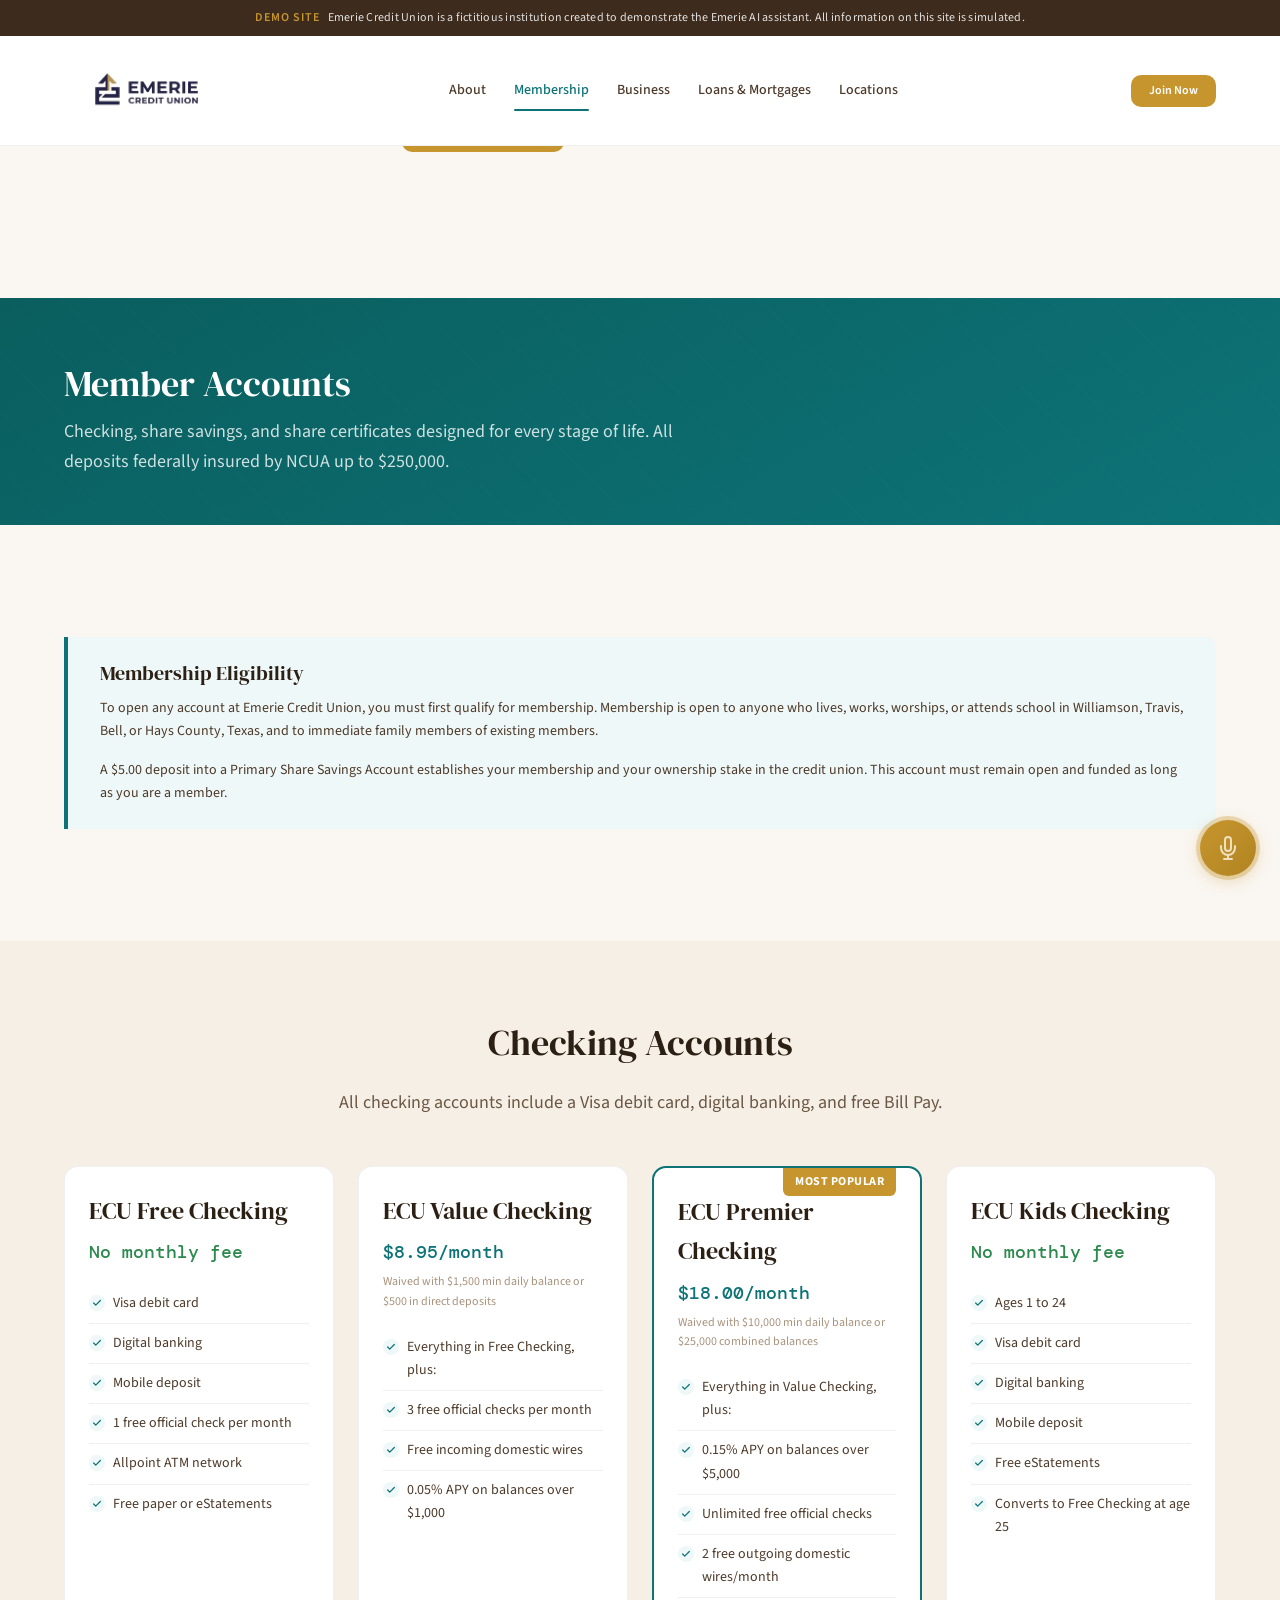
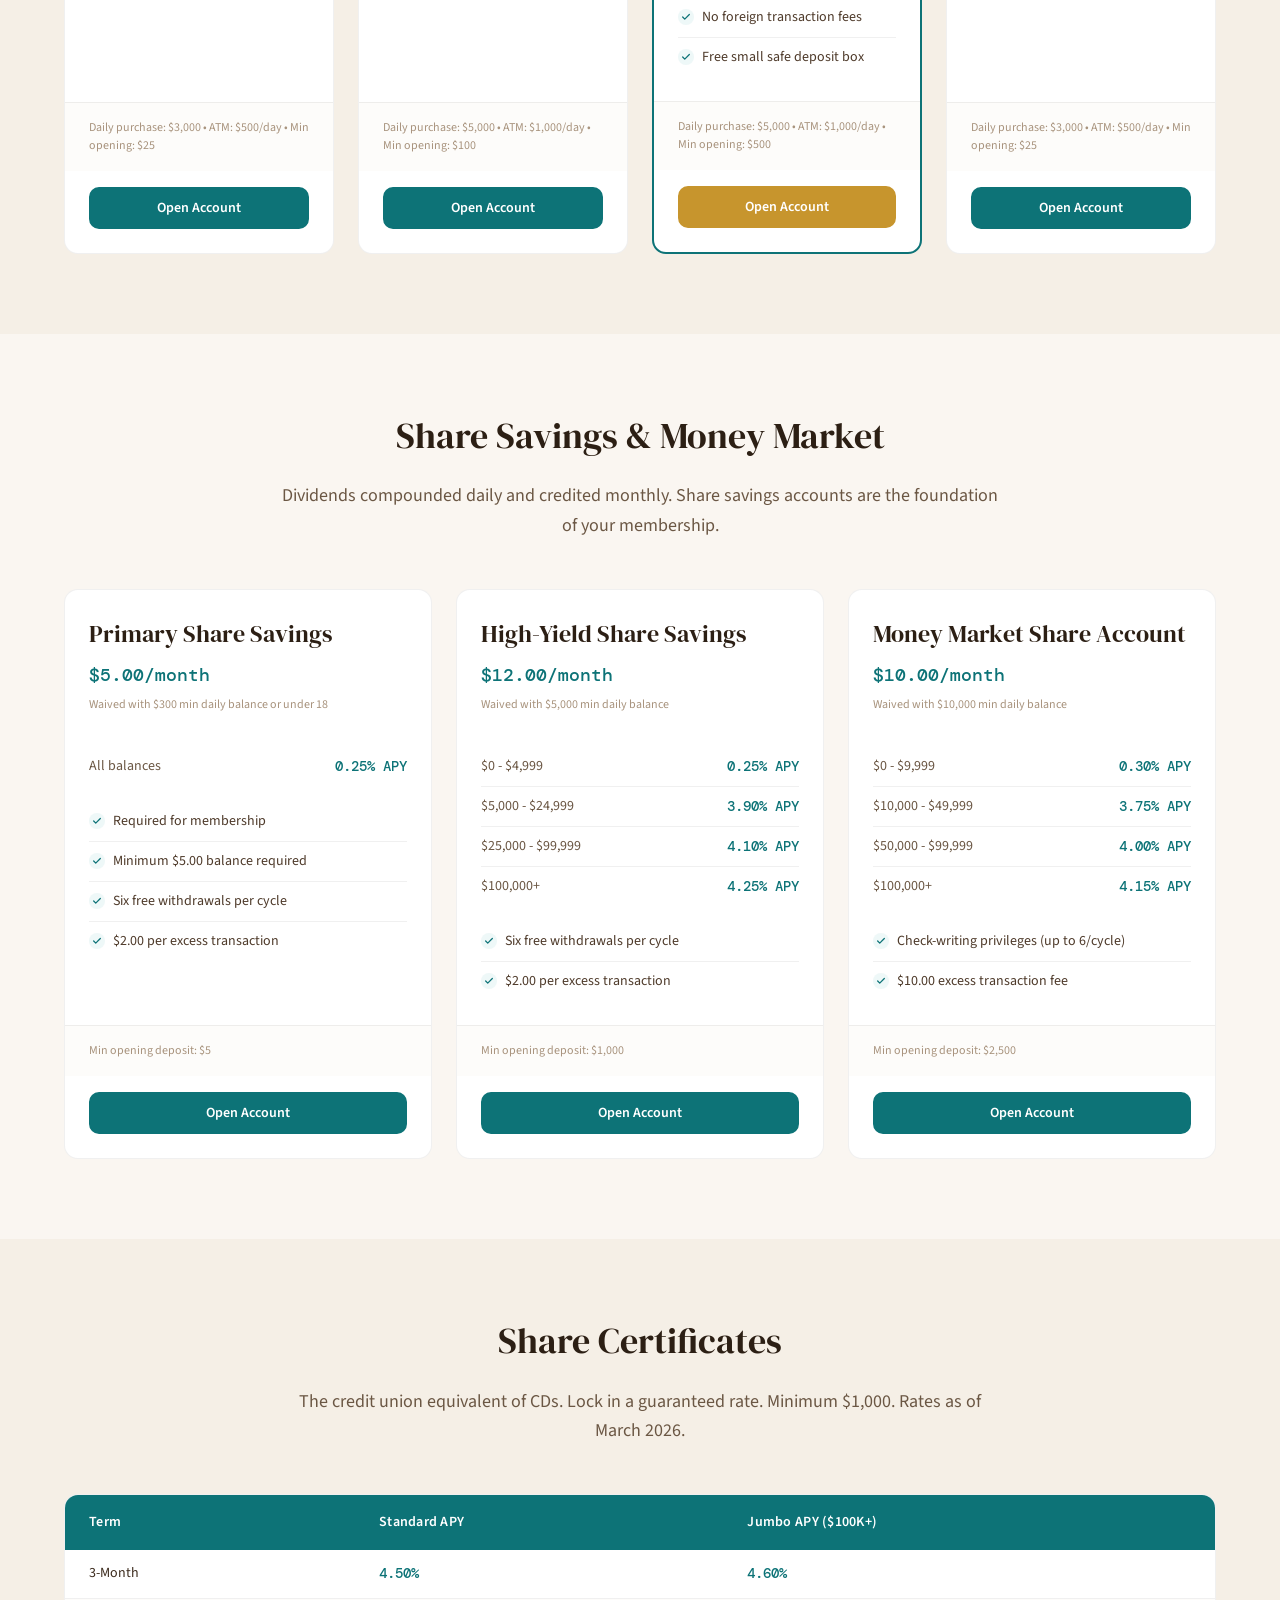
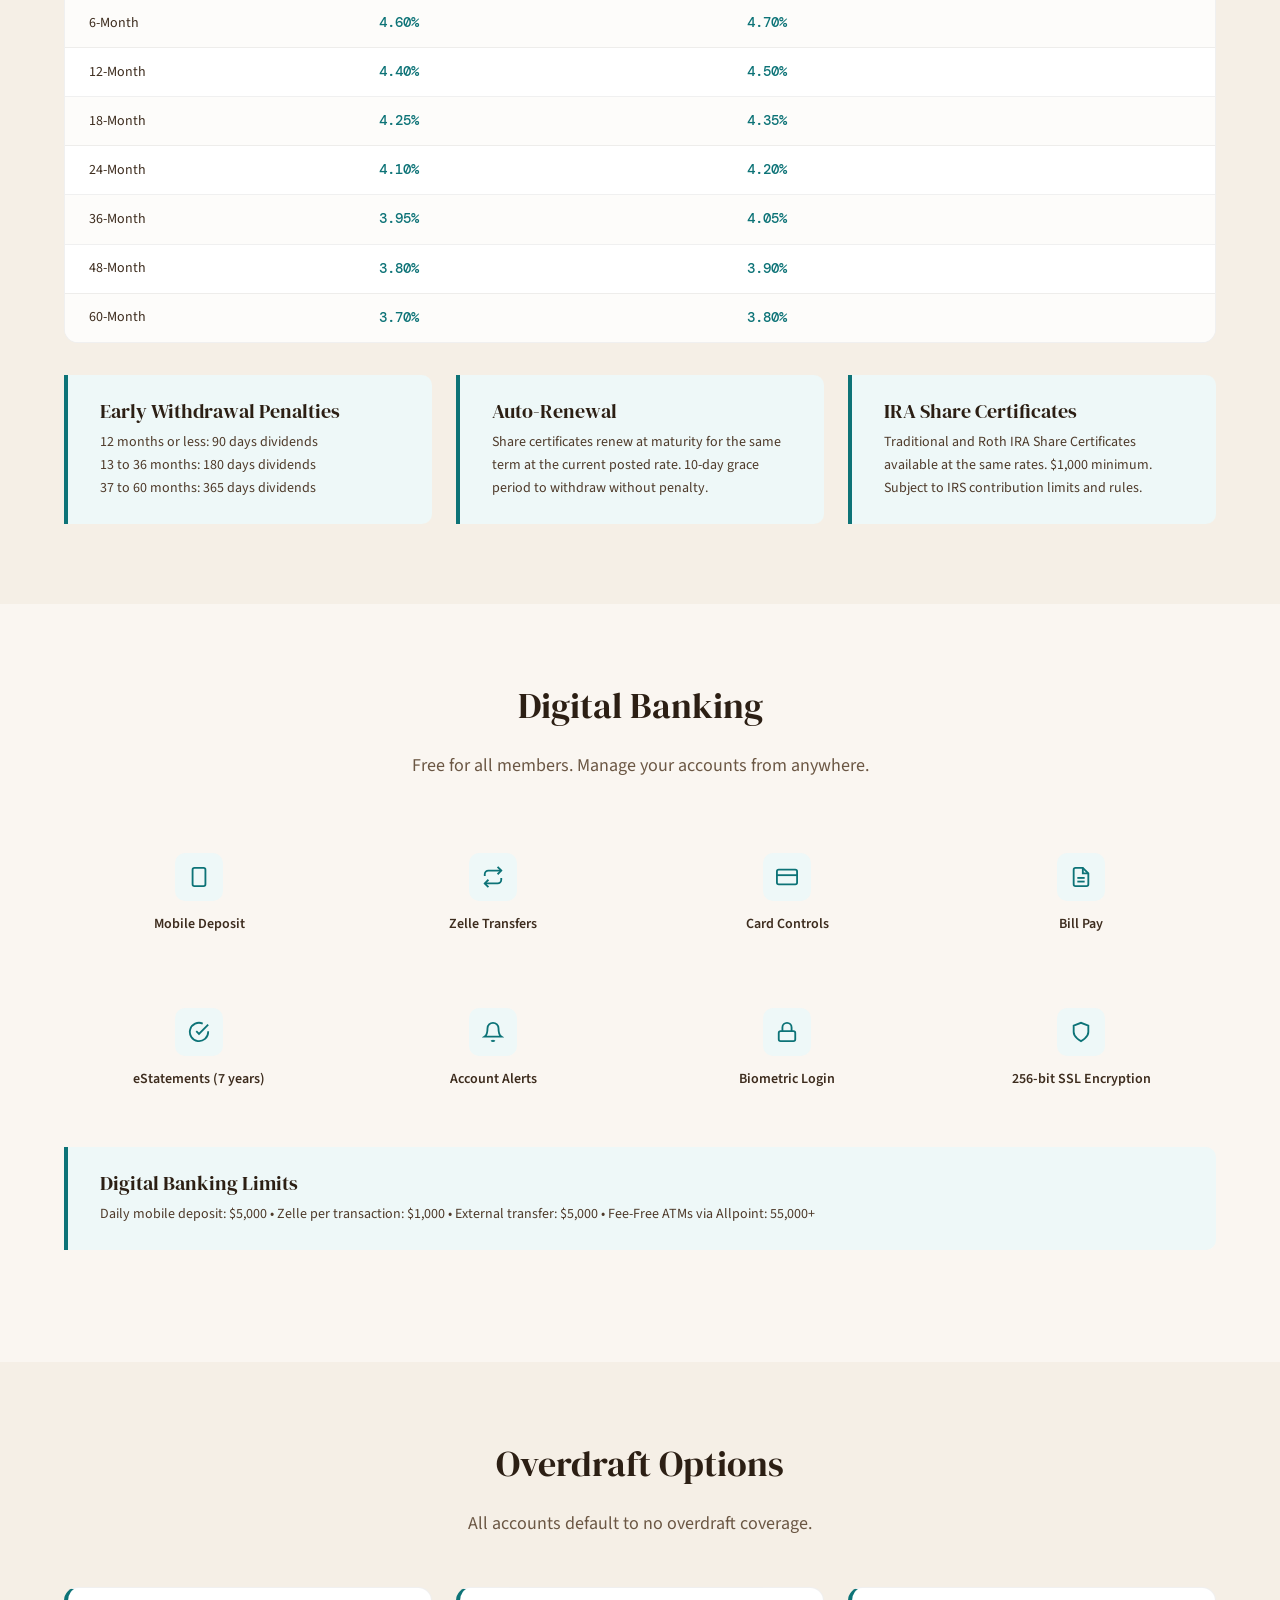
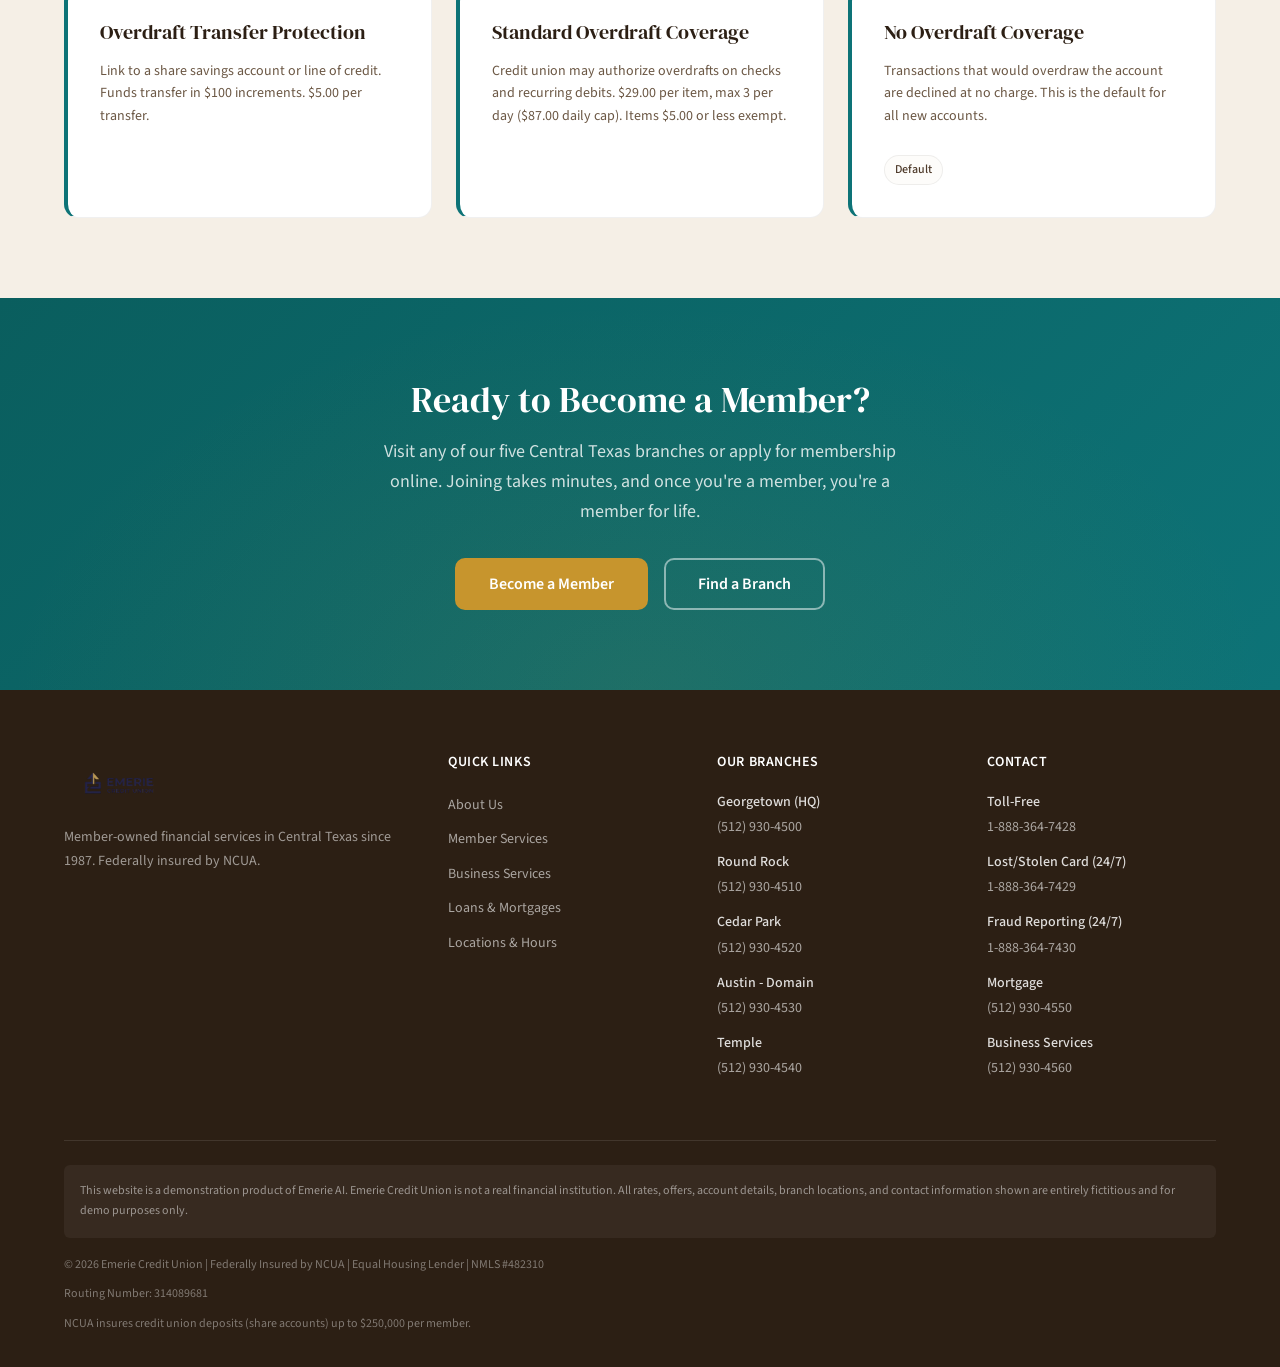
<file: membership.html>
<!DOCTYPE html>
<html lang="en">
<head>
  <meta charset="UTF-8">
  <meta name="viewport" content="width=device-width, initial-scale=1.0">
  <title>Membership | Emerie Credit Union</title>
  <link rel="preconnect" href="https://fonts.googleapis.com">
  <link rel="preconnect" href="https://fonts.gstatic.com" crossorigin>
  <link href="https://fonts.googleapis.com/css2?family=DM+Mono:wght@400;500&family=DM+Serif+Display&family=Source+Sans+3:wght@400;500;600;700&display=swap" rel="stylesheet">
  <link rel="stylesheet" href="css/styles.css">
  <link rel="stylesheet" href="css/widget.css">
  <link rel="icon" href="data:image/svg+xml,<svg xmlns='http://www.w3.org/2000/svg' viewBox='0 0 100 100'><rect width='100' height='100' rx='16' fill='%230d7377'/><text x='50' y='68' font-size='52' fill='white' text-anchor='middle' font-family='Georgia'>E</text></svg>">
</head>
<body>

  <!-- Demo Banner -->
  <div class="demo-banner">
    <strong>Demo Site</strong> Emerie Credit Union is a fictitious institution created to demonstrate the Emerie AI assistant. All information on this site is simulated.
  </div>

  <!-- Header -->
  <header class="header">
    <div class="container">
      <a href="index.html" class="logo">
        <img src="unnamed-5-removebg-preview.png" alt="Emerie Credit Union" class="logo-img">
      </a>
      <nav class="nav">
        <a href="about.html">About</a>
        <a href="membership.html" class="active">Membership</a>
        <a href="business.html">Business</a>
        <a href="loans.html">Loans &amp; Mortgages</a>
        <a href="locations.html">Locations</a>
      </nav>
      <a href="membership.html" class="btn btn--gold btn--sm nav-cta desktop-only">Join Now</a>
      <button class="nav-toggle" aria-label="Open menu">
        <svg viewBox="0 0 24 24"><line x1="3" y1="6" x2="21" y2="6"/><line x1="3" y1="12" x2="21" y2="12"/><line x1="3" y1="18" x2="21" y2="18"/></svg>
      </button>
    </div>
  </header>

  <!-- Mobile Nav -->
  <div class="nav-overlay"></div>
  <div class="nav-mobile">
    <button class="nav-mobile__close" aria-label="Close menu">
      <svg viewBox="0 0 24 24"><line x1="18" y1="6" x2="6" y2="18"/><line x1="6" y1="6" x2="18" y2="18"/></svg>
    </button>
    <a href="about.html">About</a>
    <a href="membership.html">Membership</a>
    <a href="business.html">Business</a>
    <a href="loans.html">Loans &amp; Mortgages</a>
    <a href="locations.html">Locations</a>
    <a href="membership.html" class="btn btn--gold">Become a Member</a>
  </div>

  <main>
    <!-- Page Header -->
    <section class="page-header">
      <div class="container">
        <h1>Member Accounts</h1>
        <p>Checking, share savings, and share certificates designed for every stage of life. All deposits federally insured by NCUA up to $250,000.</p>
      </div>
    </section>

    <!-- Membership Eligibility -->
    <section class="section">
      <div class="container">
        <div class="callout animate-in">
          <h3>Membership Eligibility</h3>
          <p>To open any account at Emerie Credit Union, you must first qualify for membership. Membership is open to anyone who lives, works, worships, or attends school in Williamson, Travis, Bell, or Hays County, Texas, and to immediate family members of existing members.</p>
          <p style="margin-top: var(--space-3);">A $5.00 deposit into a Primary Share Savings Account establishes your membership and your ownership stake in the credit union. This account must remain open and funded as long as you are a member.</p>
        </div>
      </div>
    </section>

    <!-- Checking Accounts -->
    <section class="section section--sand" id="checking">
      <div class="container">
        <div class="section-header">
          <h2>Checking Accounts</h2>
          <p>All checking accounts include a Visa debit card, digital banking, and free Bill Pay.</p>
        </div>

        <div class="grid grid--4 stagger">
          <!-- ECU Free Checking -->
          <div class="product-card animate-in">
            <div class="product-card__header">
              <div class="product-card__name">ECU Free Checking</div>
              <div class="product-card__price product-card__price--free">No monthly fee</div>
            </div>
            <div class="product-card__body">
              <ul class="product-card__features">
                <li>Visa debit card</li>
                <li>Digital banking</li>
                <li>Mobile deposit</li>
                <li>1 free official check per month</li>
                <li>Allpoint ATM network</li>
                <li>Free paper or eStatements</li>
              </ul>
            </div>
            <div class="product-card__footer">
              <div class="product-card__limits">
                Daily purchase: $3,000 &bull; ATM: $500/day &bull; Min opening: $25
              </div>
            </div>
            <div class="product-card__action">
              <a href="#" class="btn btn--primary">Open Account</a>
            </div>
          </div>

          <!-- ECU Value Checking -->
          <div class="product-card animate-in">
            <div class="product-card__header">
              <div class="product-card__name">ECU Value Checking</div>
              <div class="product-card__price">$8.95/month</div>
              <div class="product-card__waiver">Waived with $1,500 min daily balance or $500 in direct deposits</div>
            </div>
            <div class="product-card__body">
              <ul class="product-card__features">
                <li>Everything in Free Checking, plus:</li>
                <li>3 free official checks per month</li>
                <li>Free incoming domestic wires</li>
                <li>0.05% APY on balances over $1,000</li>
              </ul>
            </div>
            <div class="product-card__footer">
              <div class="product-card__limits">
                Daily purchase: $5,000 &bull; ATM: $1,000/day &bull; Min opening: $100
              </div>
            </div>
            <div class="product-card__action">
              <a href="#" class="btn btn--primary">Open Account</a>
            </div>
          </div>

          <!-- ECU Premier Checking -->
          <div class="product-card product-card--featured animate-in">
            <div class="product-card__badge">Most Popular</div>
            <div class="product-card__header">
              <div class="product-card__name">ECU Premier Checking</div>
              <div class="product-card__price">$18.00/month</div>
              <div class="product-card__waiver">Waived with $10,000 min daily balance or $25,000 combined balances</div>
            </div>
            <div class="product-card__body">
              <ul class="product-card__features">
                <li>Everything in Value Checking, plus:</li>
                <li>0.15% APY on balances over $5,000</li>
                <li>Unlimited free official checks</li>
                <li>2 free outgoing domestic wires/month</li>
                <li>No foreign transaction fees</li>
                <li>Free small safe deposit box</li>
              </ul>
            </div>
            <div class="product-card__footer">
              <div class="product-card__limits">
                Daily purchase: $5,000 &bull; ATM: $1,000/day &bull; Min opening: $500
              </div>
            </div>
            <div class="product-card__action">
              <a href="#" class="btn btn--gold">Open Account</a>
            </div>
          </div>

          <!-- ECU Kids Checking -->
          <div class="product-card animate-in">
            <div class="product-card__header">
              <div class="product-card__name">ECU Kids Checking</div>
              <div class="product-card__price product-card__price--free">No monthly fee</div>
            </div>
            <div class="product-card__body">
              <ul class="product-card__features">
                <li>Ages 1 to 24</li>
                <li>Visa debit card</li>
                <li>Digital banking</li>
                <li>Mobile deposit</li>
                <li>Free eStatements</li>
                <li>Converts to Free Checking at age 25</li>
              </ul>
            </div>
            <div class="product-card__footer">
              <div class="product-card__limits">
                Daily purchase: $3,000 &bull; ATM: $500/day &bull; Min opening: $25
              </div>
            </div>
            <div class="product-card__action">
              <a href="#" class="btn btn--primary">Open Account</a>
            </div>
          </div>
        </div>
      </div>
    </section>

    <!-- Share Savings & Money Market -->
    <section class="section" id="savings">
      <div class="container">
        <div class="section-header">
          <h2>Share Savings &amp; Money Market</h2>
          <p>Dividends compounded daily and credited monthly. Share savings accounts are the foundation of your membership.</p>
        </div>

        <div class="grid grid--3 stagger">
          <!-- Primary Share Savings -->
          <div class="product-card animate-in">
            <div class="product-card__header">
              <div class="product-card__name">Primary Share Savings</div>
              <div class="product-card__price">$5.00/month</div>
              <div class="product-card__waiver">Waived with $300 min daily balance or under 18</div>
            </div>
            <div class="product-card__body">
              <div class="tier-rates">
                <div class="tier-rate">
                  <span class="tier-rate__range">All balances</span>
                  <span class="tier-rate__apy">0.25% APY</span>
                </div>
              </div>
              <ul class="product-card__features" style="margin-top: var(--space-4);">
                <li>Required for membership</li>
                <li>Minimum $5.00 balance required</li>
                <li>Six free withdrawals per cycle</li>
                <li>$2.00 per excess transaction</li>
              </ul>
            </div>
            <div class="product-card__footer">
              <div class="product-card__limits">Min opening deposit: $5</div>
            </div>
            <div class="product-card__action">
              <a href="#" class="btn btn--primary">Open Account</a>
            </div>
          </div>

          <!-- High-Yield Share Savings -->
          <div class="product-card animate-in">
            <div class="product-card__header">
              <div class="product-card__name">High-Yield Share Savings</div>
              <div class="product-card__price">$12.00/month</div>
              <div class="product-card__waiver">Waived with $5,000 min daily balance</div>
            </div>
            <div class="product-card__body">
              <div class="tier-rates">
                <div class="tier-rate">
                  <span class="tier-rate__range">$0 - $4,999</span>
                  <span class="tier-rate__apy">0.25% APY</span>
                </div>
                <div class="tier-rate">
                  <span class="tier-rate__range">$5,000 - $24,999</span>
                  <span class="tier-rate__apy">3.90% APY</span>
                </div>
                <div class="tier-rate">
                  <span class="tier-rate__range">$25,000 - $99,999</span>
                  <span class="tier-rate__apy">4.10% APY</span>
                </div>
                <div class="tier-rate">
                  <span class="tier-rate__range">$100,000+</span>
                  <span class="tier-rate__apy">4.25% APY</span>
                </div>
              </div>
              <ul class="product-card__features" style="margin-top: var(--space-4);">
                <li>Six free withdrawals per cycle</li>
                <li>$2.00 per excess transaction</li>
              </ul>
            </div>
            <div class="product-card__footer">
              <div class="product-card__limits">Min opening deposit: $1,000</div>
            </div>
            <div class="product-card__action">
              <a href="#" class="btn btn--primary">Open Account</a>
            </div>
          </div>

          <!-- Money Market Share Account -->
          <div class="product-card animate-in">
            <div class="product-card__header">
              <div class="product-card__name">Money Market Share Account</div>
              <div class="product-card__price">$10.00/month</div>
              <div class="product-card__waiver">Waived with $10,000 min daily balance</div>
            </div>
            <div class="product-card__body">
              <div class="tier-rates">
                <div class="tier-rate">
                  <span class="tier-rate__range">$0 - $9,999</span>
                  <span class="tier-rate__apy">0.30% APY</span>
                </div>
                <div class="tier-rate">
                  <span class="tier-rate__range">$10,000 - $49,999</span>
                  <span class="tier-rate__apy">3.75% APY</span>
                </div>
                <div class="tier-rate">
                  <span class="tier-rate__range">$50,000 - $99,999</span>
                  <span class="tier-rate__apy">4.00% APY</span>
                </div>
                <div class="tier-rate">
                  <span class="tier-rate__range">$100,000+</span>
                  <span class="tier-rate__apy">4.15% APY</span>
                </div>
              </div>
              <ul class="product-card__features" style="margin-top: var(--space-4);">
                <li>Check-writing privileges (up to 6/cycle)</li>
                <li>$10.00 excess transaction fee</li>
              </ul>
            </div>
            <div class="product-card__footer">
              <div class="product-card__limits">Min opening deposit: $2,500</div>
            </div>
            <div class="product-card__action">
              <a href="#" class="btn btn--primary">Open Account</a>
            </div>
          </div>
        </div>
      </div>
    </section>

    <!-- Share Certificates -->
    <section class="section section--sand" id="certificates">
      <div class="container">
        <div class="section-header">
          <h2>Share Certificates</h2>
          <p>The credit union equivalent of CDs. Lock in a guaranteed rate. Minimum $1,000. Rates as of March 2026.</p>
        </div>

        <div class="table-wrap animate-in">
          <table>
            <thead>
              <tr>
                <th>Term</th>
                <th>Standard APY</th>
                <th>Jumbo APY ($100K+)</th>
              </tr>
            </thead>
            <tbody>
              <tr>
                <td>3-Month</td>
                <td><span class="rate-value">4.50%</span></td>
                <td><span class="rate-value">4.60%</span></td>
              </tr>
              <tr>
                <td>6-Month</td>
                <td><span class="rate-value">4.60%</span></td>
                <td><span class="rate-value">4.70%</span></td>
              </tr>
              <tr>
                <td>12-Month</td>
                <td><span class="rate-value">4.40%</span></td>
                <td><span class="rate-value">4.50%</span></td>
              </tr>
              <tr>
                <td>18-Month</td>
                <td><span class="rate-value">4.25%</span></td>
                <td><span class="rate-value">4.35%</span></td>
              </tr>
              <tr>
                <td>24-Month</td>
                <td><span class="rate-value">4.10%</span></td>
                <td><span class="rate-value">4.20%</span></td>
              </tr>
              <tr>
                <td>36-Month</td>
                <td><span class="rate-value">3.95%</span></td>
                <td><span class="rate-value">4.05%</span></td>
              </tr>
              <tr>
                <td>48-Month</td>
                <td><span class="rate-value">3.80%</span></td>
                <td><span class="rate-value">3.90%</span></td>
              </tr>
              <tr>
                <td>60-Month</td>
                <td><span class="rate-value">3.70%</span></td>
                <td><span class="rate-value">3.80%</span></td>
              </tr>
            </tbody>
          </table>
        </div>

        <div class="grid grid--3" style="margin-top: var(--space-8);">
          <div class="callout animate-in" style="margin: 0;">
            <h4 style="margin-bottom: var(--space-2);">Early Withdrawal Penalties</h4>
            <p>12 months or less: 90 days dividends<br>
            13 to 36 months: 180 days dividends<br>
            37 to 60 months: 365 days dividends</p>
          </div>
          <div class="callout animate-in" style="margin: 0;">
            <h4 style="margin-bottom: var(--space-2);">Auto-Renewal</h4>
            <p>Share certificates renew at maturity for the same term at the current posted rate. 10-day grace period to withdraw without penalty.</p>
          </div>
          <div class="callout animate-in" style="margin: 0;">
            <h4 style="margin-bottom: var(--space-2);">IRA Share Certificates</h4>
            <p>Traditional and Roth IRA Share Certificates available at the same rates. $1,000 minimum. Subject to IRS contribution limits and rules.</p>
          </div>
        </div>
      </div>
    </section>

    <!-- Digital Banking -->
    <section class="section" id="digital">
      <div class="container">
        <div class="section-header">
          <h2>Digital Banking</h2>
          <p>Free for all members. Manage your accounts from anywhere.</p>
        </div>

        <div class="feature-grid stagger">
          <div class="feature-item animate-in">
            <div class="feature-item__icon">
              <svg viewBox="0 0 24 24"><rect x="5" y="2" width="14" height="20" rx="2" ry="2"/><line x1="12" y1="18" x2="12.01" y2="18"/></svg>
            </div>
            <div class="feature-item__label">Mobile Deposit</div>
          </div>
          <div class="feature-item animate-in">
            <div class="feature-item__icon">
              <svg viewBox="0 0 24 24"><polyline points="17 1 21 5 17 9"/><path d="M3 11V9a4 4 0 0 1 4-4h14"/><polyline points="7 23 3 19 7 15"/><path d="M21 13v2a4 4 0 0 1-4 4H3"/></svg>
            </div>
            <div class="feature-item__label">Zelle Transfers</div>
          </div>
          <div class="feature-item animate-in">
            <div class="feature-item__icon">
              <svg viewBox="0 0 24 24"><rect x="1" y="4" width="22" height="16" rx="2" ry="2"/><line x1="1" y1="10" x2="23" y2="10"/></svg>
            </div>
            <div class="feature-item__label">Card Controls</div>
          </div>
          <div class="feature-item animate-in">
            <div class="feature-item__icon">
              <svg viewBox="0 0 24 24"><path d="M14 2H6a2 2 0 0 0-2 2v16a2 2 0 0 0 2 2h12a2 2 0 0 0 2-2V8z"/><polyline points="14 2 14 8 20 8"/><line x1="16" y1="13" x2="8" y2="13"/><line x1="16" y1="17" x2="8" y2="17"/></svg>
            </div>
            <div class="feature-item__label">Bill Pay</div>
          </div>
          <div class="feature-item animate-in">
            <div class="feature-item__icon">
              <svg viewBox="0 0 24 24"><path d="M22 11.08V12a10 10 0 1 1-5.93-9.14"/><polyline points="22 4 12 14.01 9 11.01"/></svg>
            </div>
            <div class="feature-item__label">eStatements (7 years)</div>
          </div>
          <div class="feature-item animate-in">
            <div class="feature-item__icon">
              <svg viewBox="0 0 24 24"><path d="M18 8A6 6 0 0 0 6 8c0 7-3 9-3 9h18s-3-2-3-9"/><path d="M13.73 21a2 2 0 0 1-3.46 0"/></svg>
            </div>
            <div class="feature-item__label">Account Alerts</div>
          </div>
          <div class="feature-item animate-in">
            <div class="feature-item__icon">
              <svg viewBox="0 0 24 24"><rect x="3" y="11" width="18" height="11" rx="2" ry="2"/><path d="M7 11V7a5 5 0 0 1 10 0v4"/></svg>
            </div>
            <div class="feature-item__label">Biometric Login</div>
          </div>
          <div class="feature-item animate-in">
            <div class="feature-item__icon">
              <svg viewBox="0 0 24 24"><path d="M12 22s8-4 8-10V5l-8-3-8 3v7c0 6 8 10 8 10z"/></svg>
            </div>
            <div class="feature-item__label">256-bit SSL Encryption</div>
          </div>
        </div>

        <div class="callout animate-in" style="margin-top: var(--space-8);">
          <h4 style="margin-bottom: var(--space-2);">Digital Banking Limits</h4>
          <p>Daily mobile deposit: $5,000 &bull; Zelle per transaction: $1,000 &bull; External transfer: $5,000 &bull; Fee-Free ATMs via Allpoint: 55,000+</p>
        </div>
      </div>
    </section>

    <!-- Overdraft Options -->
    <section class="section section--sand" id="overdraft">
      <div class="container">
        <div class="section-header">
          <h2>Overdraft Options</h2>
          <p>All accounts default to no overdraft coverage.</p>
        </div>

        <div class="grid grid--3 stagger">
          <div class="card card--bordered-left animate-in">
            <h3>Overdraft Transfer Protection</h3>
            <p>Link to a share savings account or line of credit. Funds transfer in $100 increments. $5.00 per transfer.</p>
          </div>
          <div class="card card--bordered-left animate-in">
            <h3>Standard Overdraft Coverage</h3>
            <p>Credit union may authorize overdrafts on checks and recurring debits. $29.00 per item, max 3 per day ($87.00 daily cap). Items $5.00 or less exempt.</p>
          </div>
          <div class="card card--bordered-left animate-in">
            <h3>No Overdraft Coverage</h3>
            <p>Transactions that would overdraw the account are declined at no charge. This is the default for all new accounts.</p>
            <span class="service-tag" style="margin-top: var(--space-3); display: inline-block;">Default</span>
          </div>
        </div>
      </div>
    </section>

    <!-- CTA -->
    <section class="cta-section">
      <div class="container" style="position: relative; z-index: 1;">
        <h2>Ready to Become a Member?</h2>
        <p>Visit any of our five Central Texas branches or apply for membership online. Joining takes minutes, and once you're a member, you're a member for life.</p>
        <div class="btn-group">
          <a href="membership.html" class="btn btn--gold btn--lg">Become a Member</a>
          <a href="locations.html" class="btn btn--white btn--lg">Find a Branch</a>
        </div>
      </div>
    </section>
  </main>

  <!-- Footer -->
  <footer class="footer">
    <div class="container">
      <div class="footer-grid">
        <div class="footer-brand">
          <img src="unnamed-5-removebg-preview.png" alt="Emerie Credit Union" class="logo-img">
          <p>Member-owned financial services in Central Texas since 1987. Federally insured by NCUA.</p>
        </div>
        <div>
          <h4>Quick Links</h4>
          <ul class="footer-links">
            <li><a href="about.html">About Us</a></li>
            <li><a href="membership.html">Member Services</a></li>
            <li><a href="business.html">Business Services</a></li>
            <li><a href="loans.html">Loans &amp; Mortgages</a></li>
            <li><a href="locations.html">Locations &amp; Hours</a></li>
          </ul>
        </div>
        <div>
          <h4>Our Branches</h4>
          <ul class="footer-contact">
            <li><strong>Georgetown (HQ)</strong> <a href="tel:5129304500">(512) 930-4500</a></li>
            <li><strong>Round Rock</strong> <a href="tel:5129304510">(512) 930-4510</a></li>
            <li><strong>Cedar Park</strong> <a href="tel:5129304520">(512) 930-4520</a></li>
            <li><strong>Austin - Domain</strong> <a href="tel:5129304530">(512) 930-4530</a></li>
            <li><strong>Temple</strong> <a href="tel:5129304540">(512) 930-4540</a></li>
          </ul>
        </div>
        <div>
          <h4>Contact</h4>
          <ul class="footer-contact">
            <li><strong>Toll-Free</strong> <a href="tel:18883647428">1-888-364-7428</a></li>
            <li><strong>Lost/Stolen Card (24/7)</strong> <a href="tel:18883647429">1-888-364-7429</a></li>
            <li><strong>Fraud Reporting (24/7)</strong> <a href="tel:18883647430">1-888-364-7430</a></li>
            <li><strong>Mortgage</strong> <a href="tel:5129304550">(512) 930-4550</a></li>
            <li><strong>Business Services</strong> <a href="tel:5129304560">(512) 930-4560</a></li>
          </ul>
        </div>
      </div>
      <div class="footer-legal">
        <div class="demo-disclaimer">
          This website is a demonstration product of Emerie AI. Emerie Credit Union is not a real financial institution. All rates, offers, account details, branch locations, and contact information shown are entirely fictitious and for demo purposes only.
        </div>
        <p>&copy; 2026 Emerie Credit Union | Federally Insured by NCUA | Equal Housing Lender | NMLS #482310</p>
        <p>Routing Number: 314089681</p>
        <p>NCUA insures credit union deposits (share accounts) up to $250,000 per member.</p>
      </div>
    </div>
  </footer>

  <script src="js/main.js"></script>
  <script src="js/widget.js"></script>
</body>
</html>
</file>
<file: css/styles.css>
/* ============================================
   EMERIE CREDIT UNION - Design System
   Modern Community Institution Aesthetic
   ============================================ */

/* --- Custom Properties --- */
:root {
  /* Teal palette */
  --teal-900: #0a5e5e;
  --teal-800: #0b6969;
  --teal-700: #0d7377;
  --teal-600: #0f8a8a;
  --teal-500: #12a1a1;
  --teal-100: #d6f0f0;
  --teal-50: #eef8f8;

  /* Warm palette */
  --warm-900: #2c1f14;
  --warm-800: #3d2c1e;
  --warm-700: #4e3a2a;
  --warm-600: #6b5744;
  --warm-400: #a8937d;
  --warm-200: #ddd3c7;
  --warm-100: #faf6f1;
  --warm-50: #fdfcfa;
  --sand: #f5efe6;

  /* Accents */
  --gold: #c7952d;
  --gold-light: #f5e6c4;
  --rust: #b85c38;
  --success: #2d8a4e;
  --success-light: #e8f5ed;
  --error: #c43333;

  /* Neutrals */
  --white: #ffffff;
  --shadow-color: rgba(61, 44, 30, 0.08);
  --shadow-md: rgba(61, 44, 30, 0.12);
  --border-light: rgba(0, 0, 0, 0.06);

  /* Typography */
  --font-heading: 'DM Serif Display', Georgia, serif;
  --font-body: 'Source Sans 3', 'Source Sans Pro', system-ui, sans-serif;
  --font-mono: 'DM Mono', 'Courier New', monospace;

  --text-xs: 0.75rem;
  --text-sm: 0.875rem;
  --text-base: 1rem;
  --text-lg: 1.125rem;
  --text-xl: 1.25rem;
  --text-2xl: 1.5rem;
  --text-3xl: 1.875rem;
  --text-4xl: 2.25rem;
  --text-5xl: 3rem;

  /* Spacing */
  --space-1: 0.25rem;
  --space-2: 0.5rem;
  --space-3: 0.75rem;
  --space-4: 1rem;
  --space-5: 1.25rem;
  --space-6: 1.5rem;
  --space-8: 2rem;
  --space-10: 2.5rem;
  --space-12: 3rem;
  --space-16: 4rem;
  --space-20: 5rem;
  --space-24: 6rem;

  /* Layout */
  --max-width: 1200px;
  --radius-sm: 6px;
  --radius-md: 10px;
  --radius-lg: 14px;
  --radius-xl: 20px;

  /* Transitions */
  --ease: cubic-bezier(0.4, 0, 0.2, 1);
  --duration: 200ms;

  /* Demo banner height */
  --banner-h: 36px;
  --header-h: 110px;
}

/* --- Reset / Base --- */
*,
*::before,
*::after {
  margin: 0;
  padding: 0;
  box-sizing: border-box;
}

html {
  scroll-behavior: smooth;
  scroll-padding-top: calc(var(--banner-h) + var(--header-h) + 24px);
}

body {
  font-family: var(--font-body);
  font-size: var(--text-base);
  line-height: 1.65;
  color: var(--warm-800);
  background: var(--warm-100);
  -webkit-font-smoothing: antialiased;
  -moz-osx-font-smoothing: grayscale;
}

img {
  max-width: 100%;
  display: block;
}

a {
  color: var(--teal-700);
  text-decoration: none;
  transition: color var(--duration) var(--ease);
}

a:hover {
  color: var(--teal-900);
}

ul, ol {
  list-style: none;
}

h1, h2, h3, h4, h5, h6 {
  font-family: var(--font-heading);
  font-weight: 400;
  line-height: 1.2;
  color: var(--warm-900);
}

h1 { font-size: var(--text-5xl); }
h2 { font-size: var(--text-4xl); margin-bottom: var(--space-6); }
h3 { font-size: var(--text-2xl); margin-bottom: var(--space-4); }
h4 { font-size: var(--text-xl); margin-bottom: var(--space-3); }

p {
  margin-bottom: var(--space-4);
}

p:last-child {
  margin-bottom: 0;
}

strong {
  font-weight: 600;
}

/* --- Layout Utilities --- */
.container {
  max-width: var(--max-width);
  margin: 0 auto;
  padding: 0 var(--space-6);
}

.section {
  padding: var(--space-20) 0;
}

.section--sand {
  background: var(--sand);
}

.section--teal-light {
  background: var(--teal-50);
}

.section--teal {
  background: linear-gradient(135deg, var(--teal-900), var(--teal-700));
  color: var(--white);
}

.section--teal h2,
.section--teal h3,
.section--teal h4 {
  color: var(--white);
}

.section--warm {
  background: var(--warm-50);
}

.section-header {
  text-align: center;
  max-width: 720px;
  margin: 0 auto var(--space-12);
}

.section-header p {
  color: var(--warm-600);
  font-size: var(--text-lg);
  margin-top: var(--space-3);
}

.grid {
  display: grid;
  gap: var(--space-6);
}

.grid--2 { grid-template-columns: repeat(2, 1fr); }
.grid--3 { grid-template-columns: repeat(3, 1fr); }
.grid--4 { grid-template-columns: repeat(4, 1fr); }

.flex {
  display: flex;
  align-items: center;
  gap: var(--space-4);
}

.text-center { text-align: center; }
.text-teal { color: var(--teal-700); }
.text-gold { color: var(--gold); }
.text-success { color: var(--success); }
.text-muted { color: var(--warm-600); }
.text-small { font-size: var(--text-sm); }
.text-mono { font-family: var(--font-mono); }

/* --- Demo Banner --- */
.demo-banner {
  position: fixed;
  top: 0;
  left: 0;
  right: 0;
  z-index: 1000;
  background: var(--warm-800);
  color: rgba(255, 255, 255, 0.85);
  font-size: var(--text-xs);
  text-align: center;
  padding: var(--space-2) var(--space-4);
  height: var(--banner-h);
  display: flex;
  align-items: center;
  justify-content: center;
  letter-spacing: 0.02em;
}

.demo-banner strong {
  color: var(--gold);
  margin-right: var(--space-2);
  font-weight: 600;
  letter-spacing: 0.08em;
  text-transform: uppercase;
}

/* --- Header / Navigation --- */
.header {
  position: sticky;
  top: var(--banner-h);
  z-index: 900;
  background: var(--white);
  border-bottom: 1px solid var(--border-light);
  height: var(--header-h);
  transition: box-shadow var(--duration) var(--ease);
}

.header.scrolled {
  box-shadow: 0 2px 20px var(--shadow-md);
}

.header .container {
  display: flex;
  align-items: center;
  justify-content: space-between;
  height: 100%;
}

.logo {
  display: flex;
  align-items: center;
  gap: var(--space-3);
  text-decoration: none;
  flex-shrink: 0;
}

.logo-img {
  height: 90px;
  width: auto;
  object-fit: contain;
}

.footer-brand .logo-img {
  height: 60px;
  margin-bottom: var(--space-3);
}

.logo-text {
  font-family: var(--font-heading);
  font-size: var(--text-xl);
  color: var(--teal-900);
  letter-spacing: -0.01em;
  line-height: 1;
}

.logo-text span {
  display: block;
  font-family: var(--font-body);
  font-size: var(--text-xs);
  color: var(--warm-600);
  font-weight: 400;
  letter-spacing: 0.06em;
  text-transform: uppercase;
  margin-top: 2px;
}

.nav {
  display: flex;
  align-items: center;
  gap: var(--space-1);
}

.nav a {
  font-size: var(--text-sm);
  font-weight: 500;
  color: var(--warm-700);
  padding: var(--space-2) var(--space-3);
  border-radius: var(--radius-sm);
  transition: all var(--duration) var(--ease);
  position: relative;
}

.nav a:hover {
  color: var(--teal-700);
  background: var(--teal-50);
}

.nav a.active {
  color: var(--teal-700);
}

.nav a.active::after {
  content: '';
  position: absolute;
  bottom: -1px;
  left: var(--space-3);
  right: var(--space-3);
  height: 2px;
  background: var(--teal-700);
  border-radius: 2px;
}

.nav-cta {
  margin-left: var(--space-3);
}

/* Mobile Nav Toggle */
.nav-toggle {
  display: none;
  background: none;
  border: none;
  cursor: pointer;
  padding: var(--space-2);
  color: var(--warm-800);
}

.nav-toggle svg {
  width: 24px;
  height: 24px;
  stroke: currentColor;
  stroke-width: 2;
  fill: none;
}

/* Mobile overlay */
.nav-overlay {
  display: none;
}

/* --- Buttons --- */
.btn {
  display: inline-flex;
  align-items: center;
  justify-content: center;
  gap: var(--space-2);
  font-family: var(--font-body);
  font-size: var(--text-sm);
  font-weight: 600;
  padding: 12px 24px;
  border-radius: var(--radius-md);
  border: 2px solid transparent;
  cursor: pointer;
  transition: all var(--duration) var(--ease);
  text-decoration: none;
  line-height: 1;
  white-space: nowrap;
}

.btn--primary {
  background: var(--teal-700);
  color: var(--white);
  border-color: var(--teal-700);
}

.btn--primary:hover {
  background: var(--teal-900);
  border-color: var(--teal-900);
  color: var(--white);
  transform: translateY(-1px);
  box-shadow: 0 4px 12px rgba(13, 115, 119, 0.3);
}

.btn--secondary {
  background: transparent;
  color: var(--teal-700);
  border-color: var(--teal-700);
}

.btn--secondary:hover {
  background: var(--teal-50);
  color: var(--teal-900);
  transform: translateY(-1px);
}

.btn--white {
  background: transparent;
  color: var(--white);
  border-color: rgba(255, 255, 255, 0.5);
}

.btn--white:hover {
  background: rgba(255, 255, 255, 0.1);
  border-color: var(--white);
  color: var(--white);
}

.btn--gold {
  background: var(--gold);
  color: var(--white);
  border-color: var(--gold);
}

.btn--gold:hover {
  background: #b5862a;
  border-color: #b5862a;
  color: var(--white);
  transform: translateY(-1px);
  box-shadow: 0 4px 12px rgba(199, 149, 45, 0.3);
}

.btn--sm {
  padding: 8px 16px;
  font-size: var(--text-xs);
}

.btn--lg {
  padding: 16px 32px;
  font-size: var(--text-base);
}

.btn-group {
  display: flex;
  gap: var(--space-4);
  flex-wrap: wrap;
}

/* --- Cards --- */
.card {
  background: var(--white);
  border: 1px solid var(--border-light);
  border-radius: var(--radius-lg);
  padding: var(--space-8);
  transition: all var(--duration) var(--ease);
}

.card:hover {
  transform: translateY(-3px);
  box-shadow: 0 8px 30px var(--shadow-md);
}

.card--flat:hover {
  transform: none;
  box-shadow: none;
}

.card--bordered-left {
  border-left: 4px solid var(--teal-700);
}

.card-icon {
  width: 48px;
  height: 48px;
  background: var(--teal-50);
  border-radius: var(--radius-md);
  display: flex;
  align-items: center;
  justify-content: center;
  margin-bottom: var(--space-5);
  color: var(--teal-700);
}

.card-icon svg {
  width: 24px;
  height: 24px;
  stroke: currentColor;
  stroke-width: 2;
  fill: none;
}

.card h3 {
  font-size: var(--text-xl);
}

.card p {
  color: var(--warm-600);
  font-size: var(--text-sm);
  line-height: 1.6;
}

.card-link {
  display: inline-flex;
  align-items: center;
  gap: var(--space-2);
  font-size: var(--text-sm);
  font-weight: 600;
  color: var(--teal-700);
  margin-top: var(--space-4);
}

.card-link:hover {
  gap: var(--space-3);
}

/* --- Product / Account Cards --- */
.product-card {
  background: var(--white);
  border: 1px solid var(--border-light);
  border-radius: var(--radius-lg);
  overflow: hidden;
  transition: all var(--duration) var(--ease);
  display: flex;
  flex-direction: column;
}

.product-card:hover {
  box-shadow: 0 8px 30px var(--shadow-md);
}

.product-card--featured {
  border-color: var(--teal-700);
  border-width: 2px;
  position: relative;
}

.product-card__badge {
  position: absolute;
  top: 0;
  right: var(--space-6);
  background: var(--gold);
  color: var(--white);
  font-size: var(--text-xs);
  font-weight: 700;
  padding: var(--space-1) var(--space-3);
  border-radius: 0 0 var(--radius-sm) var(--radius-sm);
  letter-spacing: 0.04em;
  text-transform: uppercase;
}

.product-card__header {
  padding: var(--space-6) var(--space-6) var(--space-4);
}

.product-card__name {
  font-family: var(--font-heading);
  font-size: var(--text-2xl);
  color: var(--warm-900);
  margin-bottom: var(--space-2);
}

.product-card__price {
  font-family: var(--font-mono);
  font-size: var(--text-lg);
  color: var(--teal-700);
  font-weight: 500;
}

.product-card__price--free {
  color: var(--success);
}

.product-card__waiver {
  font-size: var(--text-xs);
  color: var(--warm-400);
  margin-top: var(--space-1);
}

.product-card__body {
  padding: 0 var(--space-6) var(--space-6);
  flex: 1;
}

.product-card__features {
  list-style: none;
  padding: 0;
  margin: 0;
}

.product-card__features li {
  padding: var(--space-2) 0;
  font-size: var(--text-sm);
  color: var(--warm-700);
  display: flex;
  align-items: flex-start;
  gap: var(--space-2);
  border-bottom: 1px solid var(--border-light);
}

.product-card__features li:last-child {
  border-bottom: none;
}

.product-card__features li::before {
  content: '';
  width: 16px;
  height: 16px;
  min-width: 16px;
  background: var(--teal-50);
  border-radius: 50%;
  margin-top: 3px;
  background-image: url("data:image/svg+xml,%3Csvg xmlns='http://www.w3.org/2000/svg' width='10' height='10' viewBox='0 0 24 24' fill='none' stroke='%230d7377' stroke-width='3' stroke-linecap='round' stroke-linejoin='round'%3E%3Cpolyline points='20 6 9 17 4 12'%3E%3C/polyline%3E%3C/svg%3E");
  background-repeat: no-repeat;
  background-position: center;
}

.product-card__footer {
  padding: var(--space-4) var(--space-6);
  background: var(--warm-50);
  border-top: 1px solid var(--border-light);
}

.product-card__limits {
  font-size: var(--text-xs);
  color: var(--warm-400);
  line-height: 1.5;
}

.product-card__action {
  padding: var(--space-4) var(--space-6) var(--space-6);
}

.product-card__action .btn {
  width: 100%;
}

/* --- Rate Display --- */
.rate-display {
  text-align: center;
  padding: var(--space-8);
}

.rate-display__number {
  font-family: var(--font-mono);
  font-size: var(--text-5xl);
  font-weight: 500;
  color: var(--teal-700);
  line-height: 1;
  letter-spacing: -0.02em;
}

.rate-display__label {
  font-size: var(--text-sm);
  color: var(--warm-600);
  margin-top: var(--space-2);
  text-transform: uppercase;
  letter-spacing: 0.06em;
  font-weight: 500;
}

.rate-display__product {
  font-family: var(--font-heading);
  font-size: var(--text-lg);
  color: var(--warm-900);
  margin-top: var(--space-2);
}

.rate-featured {
  position: relative;
  padding-top: var(--space-16);
}

.rate-featured::before {
  content: 'Featured Rate';
  position: absolute;
  top: var(--space-6);
  left: 50%;
  transform: translateX(-50%);
  background: var(--gold-light);
  color: var(--gold);
  font-size: var(--text-xs);
  font-weight: 700;
  padding: var(--space-1) var(--space-3);
  border-radius: 20px;
  letter-spacing: 0.04em;
  text-transform: uppercase;
  white-space: nowrap;
}

/* --- Tables --- */
.table-wrap {
  overflow-x: auto;
  border-radius: var(--radius-lg);
  border: 1px solid var(--border-light);
  background: var(--white);
}

table {
  width: 100%;
  border-collapse: collapse;
}

thead {
  background: var(--teal-700);
  color: var(--white);
}

th {
  text-align: left;
  padding: var(--space-4) var(--space-6);
  font-family: var(--font-body);
  font-size: var(--text-sm);
  font-weight: 600;
  letter-spacing: 0.02em;
}

td {
  padding: var(--space-3) var(--space-6);
  font-size: var(--text-sm);
  border-bottom: 1px solid var(--border-light);
}

tbody tr:last-child td {
  border-bottom: none;
}

tbody tr:nth-child(even) {
  background: var(--warm-50);
}

td .rate-value {
  font-family: var(--font-mono);
  font-weight: 500;
  color: var(--teal-700);
}

/* --- Stats Bar --- */
.stats-bar {
  display: grid;
  grid-template-columns: repeat(4, 1fr);
  gap: var(--space-8);
  text-align: center;
  padding: var(--space-16) 0;
}

.stat {
  position: relative;
}

.stat__number {
  font-family: var(--font-mono);
  font-size: var(--text-4xl);
  font-weight: 500;
  color: var(--white);
  line-height: 1;
  letter-spacing: -0.02em;
}

.stat__label {
  font-size: var(--text-sm);
  color: rgba(255, 255, 255, 0.75);
  margin-top: var(--space-2);
  font-weight: 500;
  letter-spacing: 0.02em;
}

.stat + .stat::before {
  content: '';
  position: absolute;
  left: calc(-1 * var(--space-4));
  top: 10%;
  bottom: 10%;
  width: 1px;
  background: rgba(255, 255, 255, 0.2);
}

/* --- Hero --- */
.hero {
  position: relative;
  background: linear-gradient(150deg, var(--teal-900) 0%, var(--teal-700) 50%, var(--teal-600) 100%);
  color: var(--white);
  padding: var(--space-24) 0;
  margin-top: calc(var(--banner-h) + var(--header-h));
  overflow: hidden;
  min-height: 520px;
  display: flex;
  align-items: center;
}

.hero::before {
  content: '';
  position: absolute;
  top: 0;
  left: 0;
  right: 0;
  bottom: 0;
  background:
    radial-gradient(ellipse at 20% 80%, rgba(199, 149, 45, 0.08) 0%, transparent 60%),
    radial-gradient(ellipse at 80% 20%, rgba(255, 255, 255, 0.05) 0%, transparent 50%);
  pointer-events: none;
}

.hero::after {
  content: '';
  position: absolute;
  top: 0;
  left: 0;
  right: 0;
  bottom: 0;
  background-image:
    repeating-linear-gradient(
      45deg,
      transparent,
      transparent 40px,
      rgba(255, 255, 255, 0.015) 40px,
      rgba(255, 255, 255, 0.015) 41px
    );
  pointer-events: none;
}

/* Video hero */
.hero--video {
  background: var(--teal-900);
}

.hero-video {
  position: absolute;
  top: 50%;
  left: 50%;
  min-width: 100%;
  min-height: 100%;
  width: auto;
  height: auto;
  transform: translate(-50%, -50%);
  object-fit: cover;
  z-index: 0;
}

.hero-overlay {
  position: absolute;
  top: 0;
  left: 0;
  right: 0;
  bottom: 0;
  background: linear-gradient(
    150deg,
    rgba(15, 50, 50, 0.82) 0%,
    rgba(20, 65, 60, 0.72) 50%,
    rgba(25, 80, 70, 0.65) 100%
  );
  z-index: 1;
}

.hero .container {
  position: relative;
  z-index: 2;
}

.hero h1 {
  color: var(--white);
  font-size: var(--text-5xl);
  max-width: 640px;
  margin-bottom: var(--space-6);
  line-height: 1.1;
}

.hero p {
  font-size: var(--text-lg);
  max-width: 560px;
  color: rgba(255, 255, 255, 0.85);
  line-height: 1.7;
  margin-bottom: var(--space-8);
}

/* Page header (inner pages) */
.page-header {
  background: linear-gradient(150deg, var(--teal-900) 0%, var(--teal-700) 100%);
  color: var(--white);
  padding: var(--space-16) 0 var(--space-12);
  margin-top: calc(var(--banner-h) + var(--header-h));
  position: relative;
  overflow: hidden;
}

.page-header::before {
  content: '';
  position: absolute;
  top: 0;
  left: 0;
  right: 0;
  bottom: 0;
  background-image:
    repeating-linear-gradient(
      45deg,
      transparent,
      transparent 40px,
      rgba(255, 255, 255, 0.015) 40px,
      rgba(255, 255, 255, 0.015) 41px
    );
  pointer-events: none;
}

.page-header h1 {
  color: var(--white);
  font-size: var(--text-4xl);
  margin-bottom: var(--space-3);
}

.page-header p {
  color: rgba(255, 255, 255, 0.8);
  font-size: var(--text-lg);
  max-width: 640px;
}

/* --- Callout Box --- */
.callout {
  background: var(--teal-50);
  border-left: 4px solid var(--teal-700);
  border-radius: 0 var(--radius-md) var(--radius-md) 0;
  padding: var(--space-6) var(--space-8);
  margin: var(--space-8) 0;
}

.callout h3 {
  font-size: var(--text-xl);
  margin-bottom: var(--space-3);
}

.callout p {
  font-size: var(--text-sm);
  color: var(--warm-700);
}

/* --- Timeline --- */
.timeline {
  position: relative;
  padding-left: var(--space-10);
}

.timeline::before {
  content: '';
  position: absolute;
  left: 14px;
  top: 8px;
  bottom: 8px;
  width: 2px;
  background: var(--teal-100);
}

.timeline-item {
  position: relative;
  padding-bottom: var(--space-8);
}

.timeline-item:last-child {
  padding-bottom: 0;
}

.timeline-item::before {
  content: '';
  position: absolute;
  left: calc(-1 * var(--space-10) + 8px);
  top: 6px;
  width: 14px;
  height: 14px;
  background: var(--teal-700);
  border: 3px solid var(--teal-100);
  border-radius: 50%;
  z-index: 1;
}

.timeline-item h4 {
  font-family: var(--font-body);
  font-weight: 600;
  font-size: var(--text-base);
  color: var(--teal-700);
  margin-bottom: var(--space-2);
}

.timeline-item p {
  font-size: var(--text-sm);
  color: var(--warm-600);
}

/* --- Pull Quote --- */
.pull-quote {
  text-align: center;
  padding: var(--space-12) var(--space-8);
  max-width: 800px;
  margin: 0 auto;
  position: relative;
}

.pull-quote::before {
  content: '\201C';
  font-family: var(--font-heading);
  font-size: 6rem;
  color: var(--teal-100);
  position: absolute;
  top: 0;
  left: 50%;
  transform: translateX(-50%);
  line-height: 1;
}

.pull-quote blockquote {
  font-family: var(--font-heading);
  font-size: var(--text-2xl);
  color: var(--warm-800);
  line-height: 1.5;
  position: relative;
  z-index: 1;
}

/* --- Stepper / Process --- */
.stepper {
  display: grid;
  grid-template-columns: repeat(3, 1fr);
  gap: var(--space-6);
  counter-reset: step;
}

.step {
  position: relative;
  padding: var(--space-6);
  background: var(--white);
  border-radius: var(--radius-lg);
  border: 1px solid var(--border-light);
  counter-increment: step;
}

.step::before {
  content: counter(step);
  display: flex;
  align-items: center;
  justify-content: center;
  width: 36px;
  height: 36px;
  background: var(--teal-700);
  color: var(--white);
  border-radius: 50%;
  font-family: var(--font-mono);
  font-size: var(--text-sm);
  font-weight: 500;
  margin-bottom: var(--space-4);
}

.step h4 {
  font-family: var(--font-body);
  font-weight: 600;
  font-size: var(--text-base);
  margin-bottom: var(--space-2);
}

.step p {
  font-size: var(--text-sm);
  color: var(--warm-600);
}

/* --- Feature Grid --- */
.feature-grid {
  display: grid;
  grid-template-columns: repeat(4, 1fr);
  gap: var(--space-6);
}

.feature-item {
  text-align: center;
  padding: var(--space-6);
}

.feature-item__icon {
  width: 48px;
  height: 48px;
  background: var(--teal-50);
  border-radius: var(--radius-md);
  display: flex;
  align-items: center;
  justify-content: center;
  margin: 0 auto var(--space-3);
  color: var(--teal-700);
}

.feature-item__icon svg {
  width: 22px;
  height: 22px;
  stroke: currentColor;
  stroke-width: 2;
  fill: none;
}

.feature-item__label {
  font-size: var(--text-sm);
  font-weight: 600;
  color: var(--warm-800);
}

/* --- Accordion --- */
.accordion-item {
  border: 1px solid var(--border-light);
  border-radius: var(--radius-md);
  margin-bottom: var(--space-3);
  background: var(--white);
  overflow: hidden;
}

.accordion-trigger {
  width: 100%;
  display: flex;
  align-items: center;
  justify-content: space-between;
  padding: var(--space-5) var(--space-6);
  background: none;
  border: none;
  cursor: pointer;
  font-family: var(--font-body);
  font-size: var(--text-base);
  font-weight: 600;
  color: var(--warm-800);
  text-align: left;
  transition: background var(--duration) var(--ease);
}

.accordion-trigger:hover {
  background: var(--warm-50);
}

.accordion-trigger svg {
  width: 20px;
  height: 20px;
  stroke: var(--warm-400);
  stroke-width: 2;
  fill: none;
  transition: transform var(--duration) var(--ease);
  flex-shrink: 0;
}

.accordion-item.open .accordion-trigger svg {
  transform: rotate(180deg);
}

.accordion-content {
  max-height: 0;
  overflow: hidden;
  transition: max-height 300ms var(--ease);
}

.accordion-item.open .accordion-content {
  max-height: 600px;
}

.accordion-content__inner {
  padding: 0 var(--space-6) var(--space-6);
  font-size: var(--text-sm);
  color: var(--warm-600);
  line-height: 1.7;
}

/* --- Branch Card --- */
.branch-card {
  background: var(--white);
  border: 1px solid var(--border-light);
  border-radius: var(--radius-lg);
  padding: var(--space-8);
  display: grid;
  grid-template-columns: 1fr 1fr 1fr;
  gap: var(--space-8);
  margin-bottom: var(--space-6);
  transition: box-shadow var(--duration) var(--ease);
}

.branch-card:hover {
  box-shadow: 0 4px 20px var(--shadow-color);
}

.branch-card__name {
  font-family: var(--font-heading);
  font-size: var(--text-2xl);
  color: var(--warm-900);
  margin-bottom: var(--space-3);
}

.branch-card__hq {
  display: inline-block;
  background: var(--teal-50);
  color: var(--teal-700);
  font-family: var(--font-body);
  font-size: var(--text-xs);
  font-weight: 700;
  padding: 2px 8px;
  border-radius: 4px;
  margin-left: var(--space-2);
  vertical-align: middle;
  text-transform: uppercase;
  letter-spacing: 0.04em;
}

.branch-card__detail {
  display: flex;
  align-items: flex-start;
  gap: var(--space-3);
  margin-bottom: var(--space-3);
  font-size: var(--text-sm);
  color: var(--warm-700);
}

.branch-card__detail svg {
  width: 18px;
  height: 18px;
  stroke: var(--teal-700);
  stroke-width: 2;
  fill: none;
  margin-top: 2px;
  flex-shrink: 0;
}

.branch-card__detail a {
  color: var(--teal-700);
  font-weight: 500;
}

.branch-card__hours h4 {
  font-family: var(--font-body);
  font-weight: 600;
  font-size: var(--text-sm);
  margin-bottom: var(--space-2);
  color: var(--warm-800);
}

.branch-card__hours p {
  font-size: var(--text-sm);
  color: var(--warm-600);
  margin-bottom: var(--space-1);
}

.branch-card__services {
  display: flex;
  flex-wrap: wrap;
  gap: var(--space-2);
}

.service-tag {
  background: var(--warm-50);
  color: var(--warm-700);
  font-size: var(--text-xs);
  font-weight: 500;
  padding: 4px 10px;
  border-radius: 20px;
  border: 1px solid var(--border-light);
}

/* --- CTA Section --- */
.cta-section {
  text-align: center;
  padding: var(--space-20) 0;
  background: linear-gradient(135deg, var(--teal-900), var(--teal-700));
  color: var(--white);
  position: relative;
  overflow: hidden;
}

.cta-section::before {
  content: '';
  position: absolute;
  top: 0;
  left: 0;
  right: 0;
  bottom: 0;
  background: radial-gradient(ellipse at 50% 100%, rgba(199, 149, 45, 0.1) 0%, transparent 70%);
  pointer-events: none;
}

.cta-section h2 {
  color: var(--white);
  margin-bottom: var(--space-4);
}

.cta-section p {
  color: rgba(255, 255, 255, 0.8);
  font-size: var(--text-lg);
  max-width: 560px;
  margin: 0 auto var(--space-8);
}

.cta-section .btn-group {
  justify-content: center;
}

/* --- Footer --- */
.footer {
  background: var(--warm-900);
  color: rgba(255, 255, 255, 0.7);
  padding: var(--space-16) 0 0;
}

.footer-grid {
  display: grid;
  grid-template-columns: 1.5fr 1fr 1fr 1fr;
  gap: var(--space-10);
  padding-bottom: var(--space-12);
  border-bottom: 1px solid rgba(255, 255, 255, 0.1);
}

.footer-brand .logo-text {
  color: var(--white);
  font-size: var(--text-xl);
  margin-bottom: var(--space-4);
  display: block;
}

.footer-brand .logo-text span {
  color: rgba(255, 255, 255, 0.5);
}

.footer-brand p {
  font-size: var(--text-sm);
  line-height: 1.7;
  color: rgba(255, 255, 255, 0.55);
}

.footer h4 {
  font-family: var(--font-body);
  font-weight: 600;
  font-size: var(--text-sm);
  color: var(--white);
  margin-bottom: var(--space-5);
  letter-spacing: 0.04em;
  text-transform: uppercase;
}

.footer-links li {
  margin-bottom: var(--space-2);
}

.footer-links a {
  font-size: var(--text-sm);
  color: rgba(255, 255, 255, 0.6);
  transition: color var(--duration) var(--ease);
}

.footer-links a:hover {
  color: var(--white);
}

.footer-contact li {
  font-size: var(--text-sm);
  margin-bottom: var(--space-3);
}

.footer-contact li strong {
  display: block;
  color: rgba(255, 255, 255, 0.85);
  font-weight: 500;
  margin-bottom: 2px;
}

.footer-contact a {
  color: rgba(255, 255, 255, 0.6);
}

.footer-contact a:hover {
  color: var(--white);
}

.footer-legal {
  padding: var(--space-6) 0;
  font-size: var(--text-xs);
  color: rgba(255, 255, 255, 0.4);
  line-height: 1.8;
}

.footer-legal p {
  margin-bottom: var(--space-2);
}

.footer-legal .demo-disclaimer {
  background: rgba(255, 255, 255, 0.05);
  padding: var(--space-4);
  border-radius: var(--radius-sm);
  margin-bottom: var(--space-4);
  color: rgba(255, 255, 255, 0.5);
  font-size: var(--text-xs);
  line-height: 1.7;
}

/* --- Tier Rates --- */
.tier-rates {
  margin: var(--space-4) 0;
}

.tier-rate {
  display: flex;
  justify-content: space-between;
  padding: var(--space-2) 0;
  font-size: var(--text-sm);
  border-bottom: 1px solid var(--border-light);
}

.tier-rate:last-child {
  border-bottom: none;
}

.tier-rate__range {
  color: var(--warm-600);
}

.tier-rate__apy {
  font-family: var(--font-mono);
  font-weight: 500;
  color: var(--teal-700);
}

/* --- Two Column Layout --- */
.two-col {
  display: grid;
  grid-template-columns: 1fr 1fr;
  gap: var(--space-12);
  align-items: center;
}

.two-col--reverse {
  direction: rtl;
}

.two-col--reverse > * {
  direction: ltr;
}

/* --- Holiday Table --- */
.holiday-list {
  columns: 2;
  column-gap: var(--space-8);
}

.holiday-list li {
  padding: var(--space-2) 0;
  font-size: var(--text-sm);
  color: var(--warm-700);
  break-inside: avoid;
  display: flex;
  align-items: center;
  gap: var(--space-2);
}

.holiday-list li::before {
  content: '';
  width: 6px;
  height: 6px;
  background: var(--teal-700);
  border-radius: 50%;
  flex-shrink: 0;
}

/* --- Lending Card --- */
.lending-card {
  background: var(--white);
  border: 1px solid var(--border-light);
  border-radius: var(--radius-lg);
  padding: var(--space-6);
  display: flex;
  flex-direction: column;
}

.lending-card__rate {
  font-family: var(--font-mono);
  font-size: var(--text-2xl);
  color: var(--teal-700);
  font-weight: 500;
  margin-bottom: var(--space-1);
}

.lending-card__range {
  font-size: var(--text-sm);
  color: var(--warm-600);
  margin-bottom: var(--space-4);
  padding-bottom: var(--space-4);
  border-bottom: 1px solid var(--border-light);
}

.lending-card h3 {
  font-size: var(--text-xl);
  margin-bottom: var(--space-3);
}

.lending-card ul {
  list-style: none;
  padding: 0;
  margin: 0 0 var(--space-4);
  flex: 1;
}

.lending-card ul li {
  padding: var(--space-1) 0;
  font-size: var(--text-sm);
  color: var(--warm-600);
  padding-left: var(--space-5);
  position: relative;
}

.lending-card ul li::before {
  content: '';
  position: absolute;
  left: 0;
  top: 10px;
  width: 5px;
  height: 5px;
  background: var(--teal-700);
  border-radius: 50%;
}

/* --- Contact Grid --- */
.contact-grid {
  display: grid;
  grid-template-columns: repeat(3, 1fr);
  gap: var(--space-6);
}

.contact-item {
  background: var(--white);
  border: 1px solid var(--border-light);
  border-radius: var(--radius-lg);
  padding: var(--space-6);
  text-align: center;
}

.contact-item h4 {
  font-family: var(--font-body);
  font-weight: 600;
  margin-bottom: var(--space-2);
}

.contact-item a {
  font-family: var(--font-mono);
  font-size: var(--text-lg);
  color: var(--teal-700);
  font-weight: 500;
}

.contact-item p {
  font-size: var(--text-xs);
  color: var(--warm-400);
  margin-top: var(--space-1);
}

/* --- Animations --- */
@keyframes fadeInUp {
  from {
    opacity: 0;
    transform: translateY(24px);
  }
  to {
    opacity: 1;
    transform: translateY(0);
  }
}

.animate-in {
  opacity: 0;
  transform: translateY(24px);
  transition: opacity 600ms var(--ease), transform 600ms var(--ease);
}

.animate-in.visible {
  opacity: 1;
  transform: translateY(0);
}

/* Stagger children */
.stagger > .animate-in:nth-child(1) { transition-delay: 0ms; }
.stagger > .animate-in:nth-child(2) { transition-delay: 100ms; }
.stagger > .animate-in:nth-child(3) { transition-delay: 200ms; }
.stagger > .animate-in:nth-child(4) { transition-delay: 300ms; }
.stagger > .animate-in:nth-child(5) { transition-delay: 400ms; }
.stagger > .animate-in:nth-child(6) { transition-delay: 500ms; }

/* --- Responsive --- */
@media (max-width: 1024px) {
  .grid--4 { grid-template-columns: repeat(2, 1fr); }
  .grid--3 { grid-template-columns: repeat(2, 1fr); }
  .stepper { grid-template-columns: repeat(2, 1fr); }
  .feature-grid { grid-template-columns: repeat(3, 1fr); }
  .footer-grid { grid-template-columns: repeat(2, 1fr); }
  .branch-card { grid-template-columns: 1fr 1fr; }
  .contact-grid { grid-template-columns: repeat(2, 1fr); }
}

@media (max-width: 768px) {
  :root {
    --banner-h: 48px;
    --header-h: 64px;
  }

  h1 { font-size: var(--text-3xl); }
  h2 { font-size: var(--text-2xl); }
  h3 { font-size: var(--text-xl); }

  .hero {
    padding: var(--space-16) 0;
    min-height: auto;
  }

  .hero h1 {
    font-size: var(--text-3xl);
  }

  .page-header {
    padding: var(--space-10) 0 var(--space-8);
  }

  .page-header h1 {
    font-size: var(--text-3xl);
  }

  .section {
    padding: var(--space-12) 0;
  }

  .grid--2,
  .grid--3,
  .grid--4 {
    grid-template-columns: 1fr;
  }

  .two-col {
    grid-template-columns: 1fr;
    gap: var(--space-8);
  }

  .two-col--reverse {
    direction: ltr;
  }

  .stats-bar {
    grid-template-columns: repeat(2, 1fr);
    gap: var(--space-6);
    padding: var(--space-10) 0;
  }

  .stat + .stat::before {
    display: none;
  }

  .stat__number {
    font-size: var(--text-3xl);
  }

  .stepper {
    grid-template-columns: 1fr;
  }

  .feature-grid {
    grid-template-columns: repeat(2, 1fr);
    gap: var(--space-4);
  }

  .rate-display__number {
    font-size: var(--text-4xl);
  }

  /* Mobile nav */
  .nav {
    display: none;
  }

  .nav-toggle {
    display: block;
  }

  .nav-cta.desktop-only {
    display: none;
  }

  .nav-overlay {
    display: none;
    position: fixed;
    top: 0;
    left: 0;
    right: 0;
    bottom: 0;
    background: rgba(0, 0, 0, 0.5);
    z-index: 950;
  }

  .nav-overlay.open {
    display: block;
  }

  .nav-mobile {
    position: fixed;
    top: 0;
    right: -300px;
    width: 300px;
    height: 100%;
    background: var(--white);
    z-index: 960;
    padding: var(--space-8) var(--space-6);
    transition: right 300ms var(--ease);
    overflow-y: auto;
    box-shadow: -4px 0 30px rgba(0, 0, 0, 0.15);
  }

  .nav-mobile.open {
    right: 0;
  }

  .nav-mobile__close {
    display: flex;
    align-items: center;
    justify-content: flex-end;
    background: none;
    border: none;
    cursor: pointer;
    padding: var(--space-2);
    margin-bottom: var(--space-6);
    color: var(--warm-600);
  }

  .nav-mobile__close svg {
    width: 24px;
    height: 24px;
    stroke: currentColor;
    stroke-width: 2;
    fill: none;
  }

  .nav-mobile a {
    display: block;
    padding: var(--space-3) var(--space-2);
    font-size: var(--text-lg);
    color: var(--warm-800);
    border-bottom: 1px solid var(--border-light);
    font-weight: 500;
  }

  .nav-mobile a:hover {
    color: var(--teal-700);
  }

  .nav-mobile .btn {
    width: 100%;
    margin-top: var(--space-6);
    text-align: center;
  }

  /* Footer mobile */
  .footer-grid {
    grid-template-columns: 1fr;
    gap: var(--space-8);
  }

  /* Branch card mobile */
  .branch-card {
    grid-template-columns: 1fr;
    gap: var(--space-4);
  }

  /* Contact grid mobile */
  .contact-grid {
    grid-template-columns: 1fr;
  }

  /* Holiday list single column */
  .holiday-list {
    columns: 1;
  }

  .btn-group {
    flex-direction: column;
    align-items: stretch;
  }

  .btn-group .btn {
    text-align: center;
  }

  .demo-banner {
    font-size: 10px;
    padding: var(--space-2) var(--space-3);
    height: var(--banner-h);
  }
}

@media (max-width: 480px) {
  .container {
    padding: 0 var(--space-4);
  }

  .feature-grid {
    grid-template-columns: 1fr;
  }

  .stats-bar {
    grid-template-columns: 1fr;
  }
}
</file>
<file: css/widget.css>
/* ═══════════════════════════════════════════════
   EMERIE CREDIT UNION — VOICE WIDGET
   Teal + Gold theme
   ═══════════════════════════════════════════════ */

/* ═══ FLOATING TRIGGER BUTTON ═══ */
.voice-trigger {
  position: fixed;
  bottom: 24px;
  right: 24px;
  z-index: 1000;
  width: 56px;
  height: 56px;
  border-radius: 50%;
  border: none;
  cursor: pointer;
  background: linear-gradient(135deg, #c7952d, #a67d1f);
  box-shadow: 0 4px 16px rgba(199, 149, 45, 0.35);
  display: flex;
  align-items: center;
  justify-content: center;
  transition: all 0.3s ease;
}
.voice-trigger:hover {
  transform: scale(1.08);
  box-shadow: 0 6px 24px rgba(199, 149, 45, 0.45);
}
.voice-trigger:active {
  transform: scale(0.95);
}
.voice-trigger svg {
  width: 24px;
  height: 24px;
  stroke: white;
  fill: none;
}
.voice-trigger .trigger-pulse {
  position: absolute;
  inset: -4px;
  border-radius: 50%;
  background: rgba(199, 149, 45, 0.3);
  animation: voicePulse 2s ease-in-out infinite;
}
.voice-trigger.active .trigger-pulse {
  display: none;
}
@keyframes voicePulse {
  0%, 100% { transform: scale(1); opacity: 0; }
  50% { transform: scale(1.3); opacity: 0.6; }
}

/* ═══ WIDGET PANEL ═══ */
.voice-panel {
  position: fixed;
  bottom: 92px;
  right: 24px;
  z-index: 999;
  width: 320px;
  border-radius: 16px;
  background: #ffffff;
  border: 1px solid #e8e4de;
  box-shadow: 0 24px 64px rgba(10, 22, 40, 0.2);
  overflow: hidden;
  transform: translateY(12px) scale(0.95);
  opacity: 0;
  visibility: hidden;
  transition: all 0.3s cubic-bezier(0.4, 0, 0.2, 1);
  transform-origin: bottom right;
  display: flex;
  flex-direction: column;
}
.voice-panel.open {
  transform: translateY(0) scale(1);
  opacity: 1;
  visibility: visible;
}

/* ═══ PANEL HEADER ═══ */
.voice-panel-header {
  display: flex;
  align-items: center;
  justify-content: space-between;
  padding: 12px 16px;
  background: #0a5e5e;
  color: white;
}
.voice-panel-header .header-left {
  display: flex;
  align-items: center;
  gap: 8px;
}
.voice-panel-header .status-dot {
  width: 10px;
  height: 10px;
  border-radius: 50%;
  background: #9ca3af;
}
.voice-panel-header .status-dot.active {
  background: #34d399;
  animation: dotPulse 2s ease-in-out infinite;
}
@keyframes dotPulse {
  0%, 100% { opacity: 1; }
  50% { opacity: 0.5; }
}
.voice-panel-header .header-title {
  font-size: 14px;
  font-weight: 600;
}
.voice-panel-header .minimize-btn {
  background: none;
  border: none;
  color: rgba(255, 255, 255, 0.6);
  cursor: pointer;
  padding: 4px;
  display: flex;
  align-items: center;
  transition: color 0.2s;
}
.voice-panel-header .minimize-btn:hover {
  color: white;
}
.voice-panel-header .minimize-btn svg {
  width: 20px;
  height: 20px;
}

/* ═══ TRANSCRIPT AREA ═══ */
.voice-transcript {
  height: 224px;
  overflow-y: auto;
  padding: 16px;
  display: flex;
  flex-direction: column;
  gap: 12px;
  background: rgba(250, 246, 241, 0.5);
  scrollbar-width: thin;
  scrollbar-color: rgba(10, 22, 40, 0.1) transparent;
}
.voice-transcript::-webkit-scrollbar { width: 4px; }
.voice-transcript::-webkit-scrollbar-thumb {
  background: rgba(10, 22, 40, 0.1);
  border-radius: 4px;
}

.voice-transcript .empty-state {
  text-align: center;
  font-size: 14px;
  color: #718096;
  padding-top: 32px;
}

.voice-transcript .error-msg {
  text-align: center;
  font-size: 14px;
  color: #dc2626;
  padding-top: 32px;
}

/* Message bubbles */
.voice-msg {
  display: flex;
}
.voice-msg.user {
  justify-content: flex-end;
}
.voice-msg.agent {
  justify-content: flex-start;
}
.voice-msg .bubble {
  max-width: 85%;
  padding: 8px 12px;
  border-radius: 12px;
  font-size: 14px;
  line-height: 1.45;
  word-wrap: break-word;
  animation: bubbleIn 0.25s ease;
}
@keyframes bubbleIn {
  from { opacity: 0; transform: translateY(6px); }
  to { opacity: 1; transform: translateY(0); }
}
.voice-msg.user .bubble {
  background: rgba(199, 149, 45, 0.1);
  color: #0a5e5e;
}
.voice-msg.agent .bubble {
  background: white;
  color: #2d3748;
  border: 1px solid #e8e4de;
}
.voice-msg .bubble.interim {
  opacity: 0.6;
}

/* ═══ CONTROLS ═══ */
.voice-controls {
  display: flex;
  align-items: center;
  justify-content: space-between;
  padding: 12px 16px;
  background: white;
  border-top: 1px solid #e8e4de;
}
.voice-controls .status-label {
  font-size: 12px;
  color: #718096;
}
.voice-controls .control-btns {
  display: flex;
  align-items: center;
  gap: 8px;
}
.voice-controls .ctrl-btn {
  width: 36px;
  height: 36px;
  border-radius: 50%;
  border: none;
  cursor: pointer;
  display: flex;
  align-items: center;
  justify-content: center;
  transition: all 0.2s;
}
.voice-controls .ctrl-btn svg {
  width: 16px;
  height: 16px;
}
.voice-controls .mic-btn {
  background: rgba(250, 246, 241, 1);
  border: 1px solid #e8e4de;
  color: #2d3748;
}
.voice-controls .mic-btn:hover {
  background: #f1ede7;
}
.voice-controls .mic-btn.muted {
  background: #fef2f2;
  border-color: #fca5a5;
  color: #dc2626;
}
.voice-controls .call-btn {
  color: white;
}
.voice-controls .call-btn.start {
  background: linear-gradient(135deg, #c7952d, #a67d1f);
}
.voice-controls .call-btn.start:hover {
  background: linear-gradient(135deg, #a67d1f, #8a6818);
}
.voice-controls .call-btn.end {
  background: #ef4444;
}
.voice-controls .call-btn.end:hover {
  background: #dc2626;
}

/* ═══ FOOTER ═══ */
.voice-panel-footer {
  padding: 6px 16px;
  text-align: center;
  font-size: 10px;
  color: #9ca3af;
  background: white;
  border-top: 1px solid #e8e4de;
}
.voice-panel-footer strong {
  font-weight: 600;
  color: #718096;
}

/* ═══ RESPONSIVE ═══ */
@media (max-width: 480px) {
  .voice-panel {
    right: 0;
    bottom: 0;
    width: 100%;
    height: 100%;
    max-height: 100vh;
    border-radius: 0;
  }
  .voice-trigger {
    bottom: 16px;
    right: 16px;
  }
}
</file>
